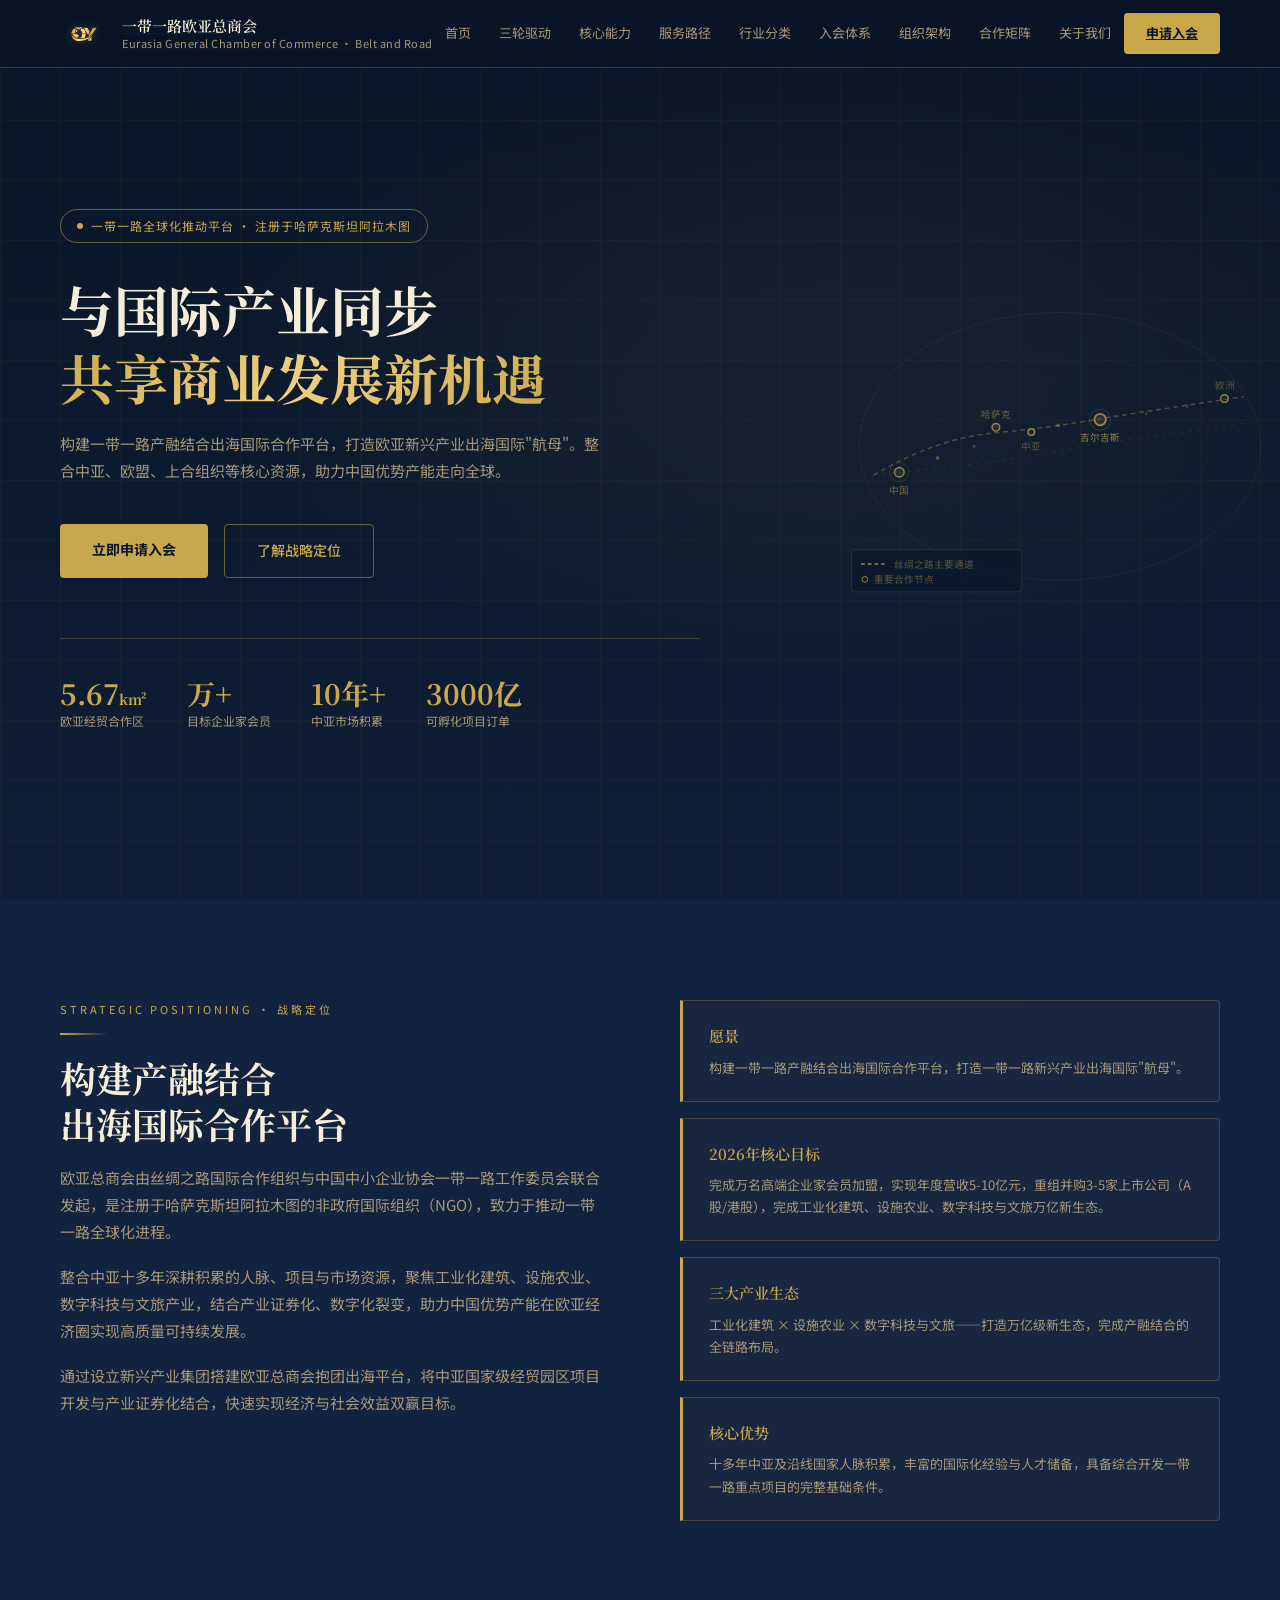
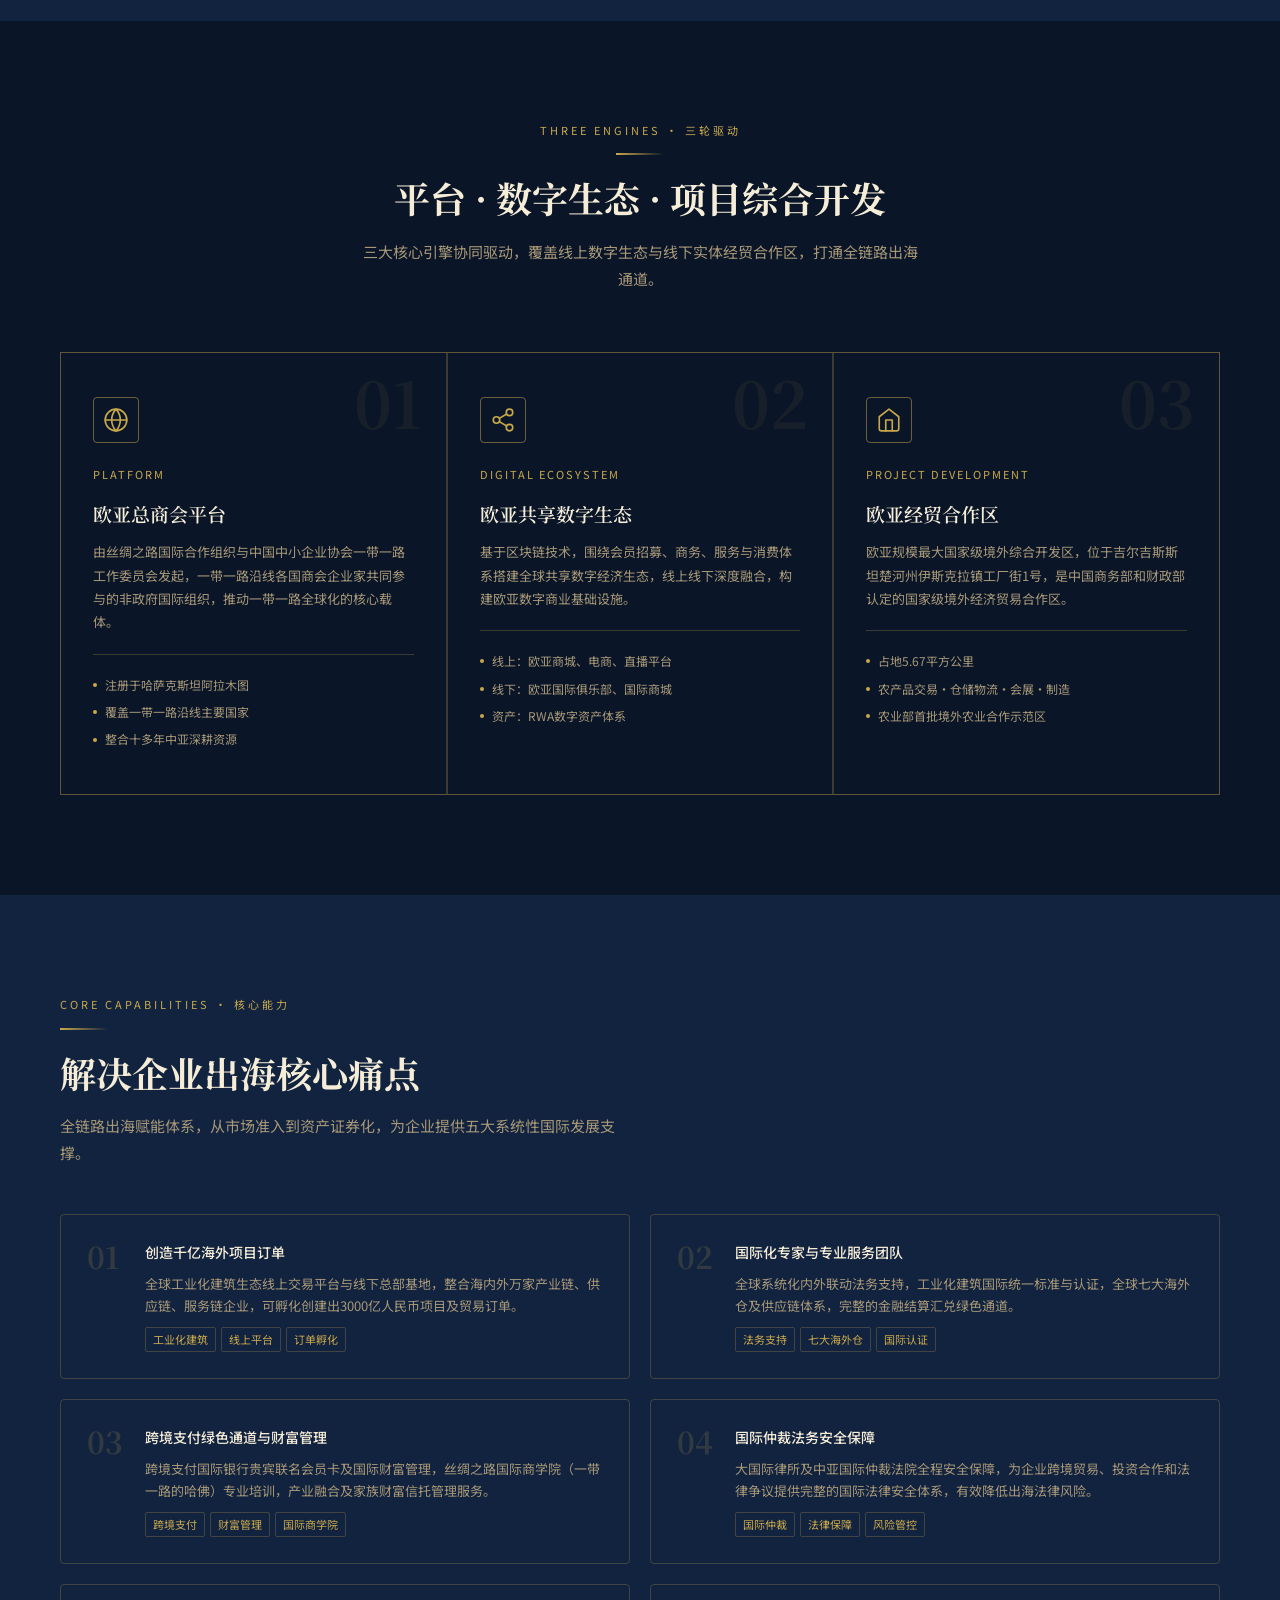
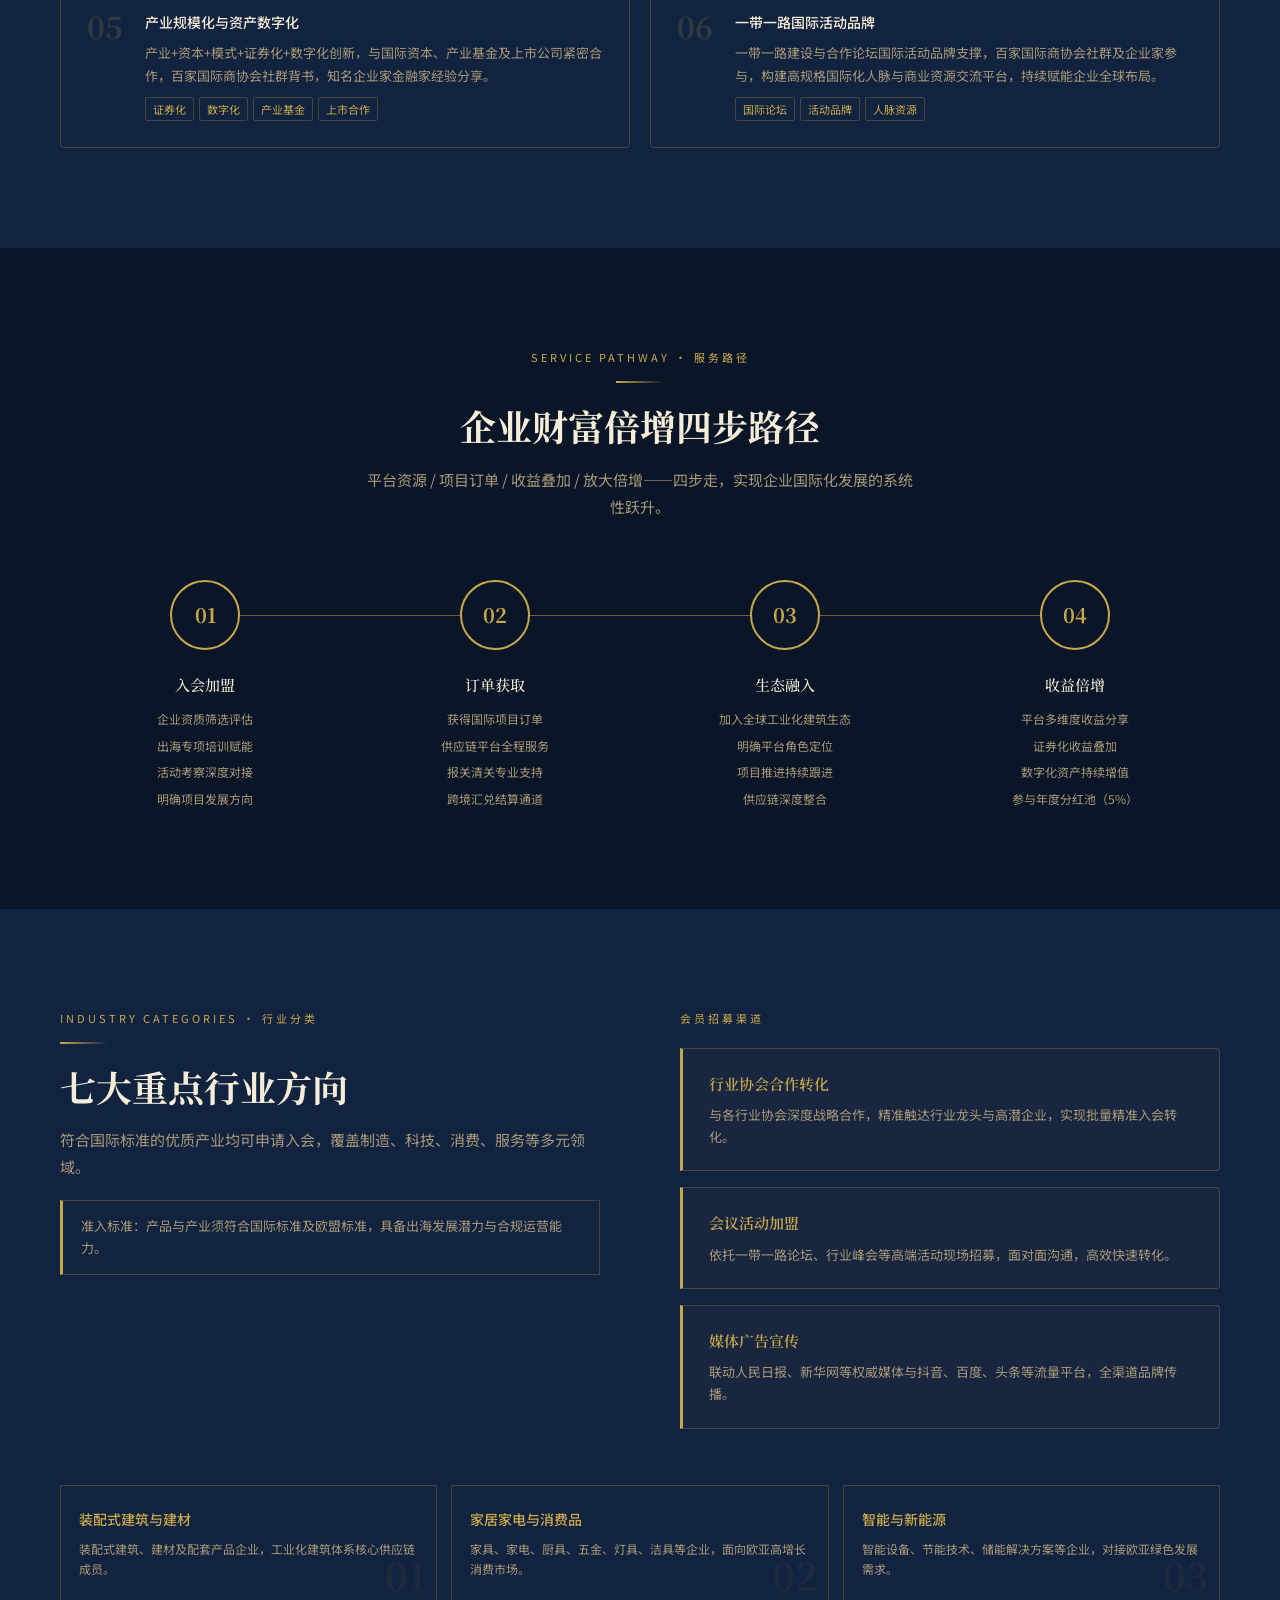
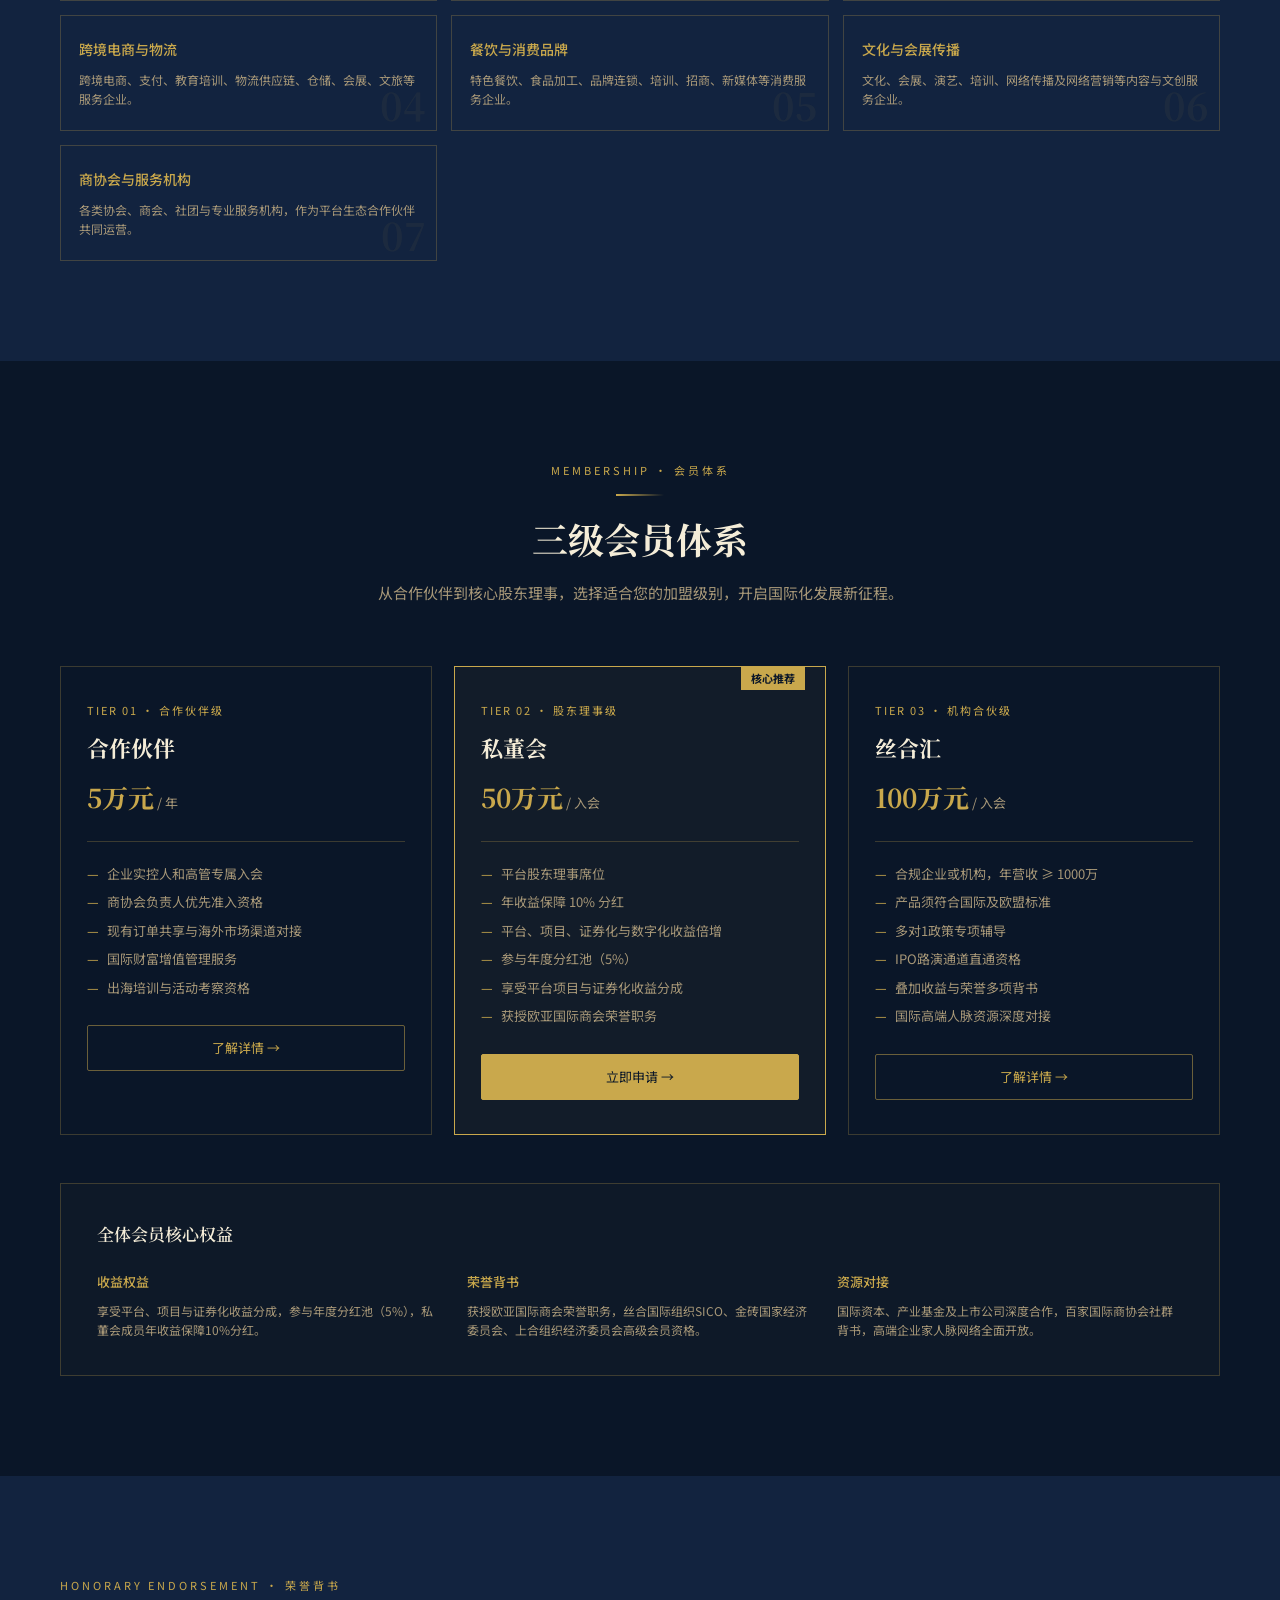
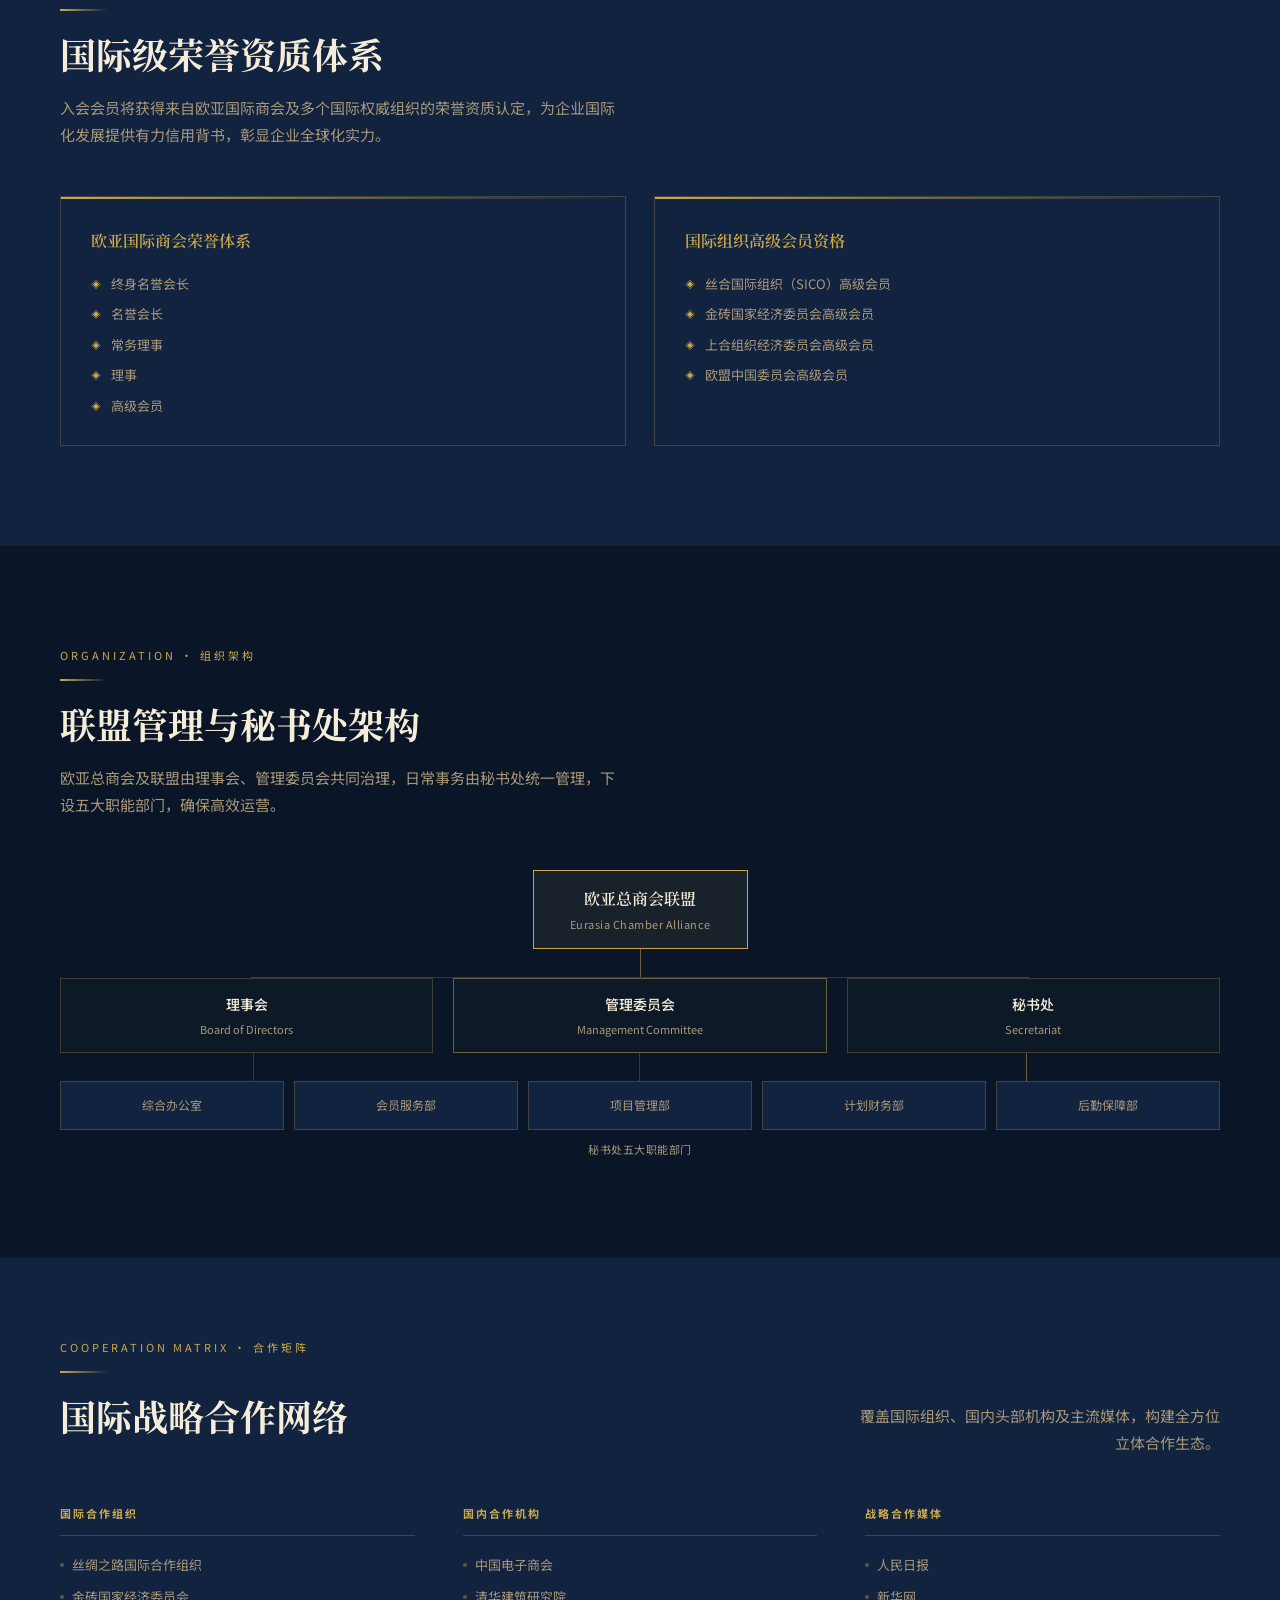
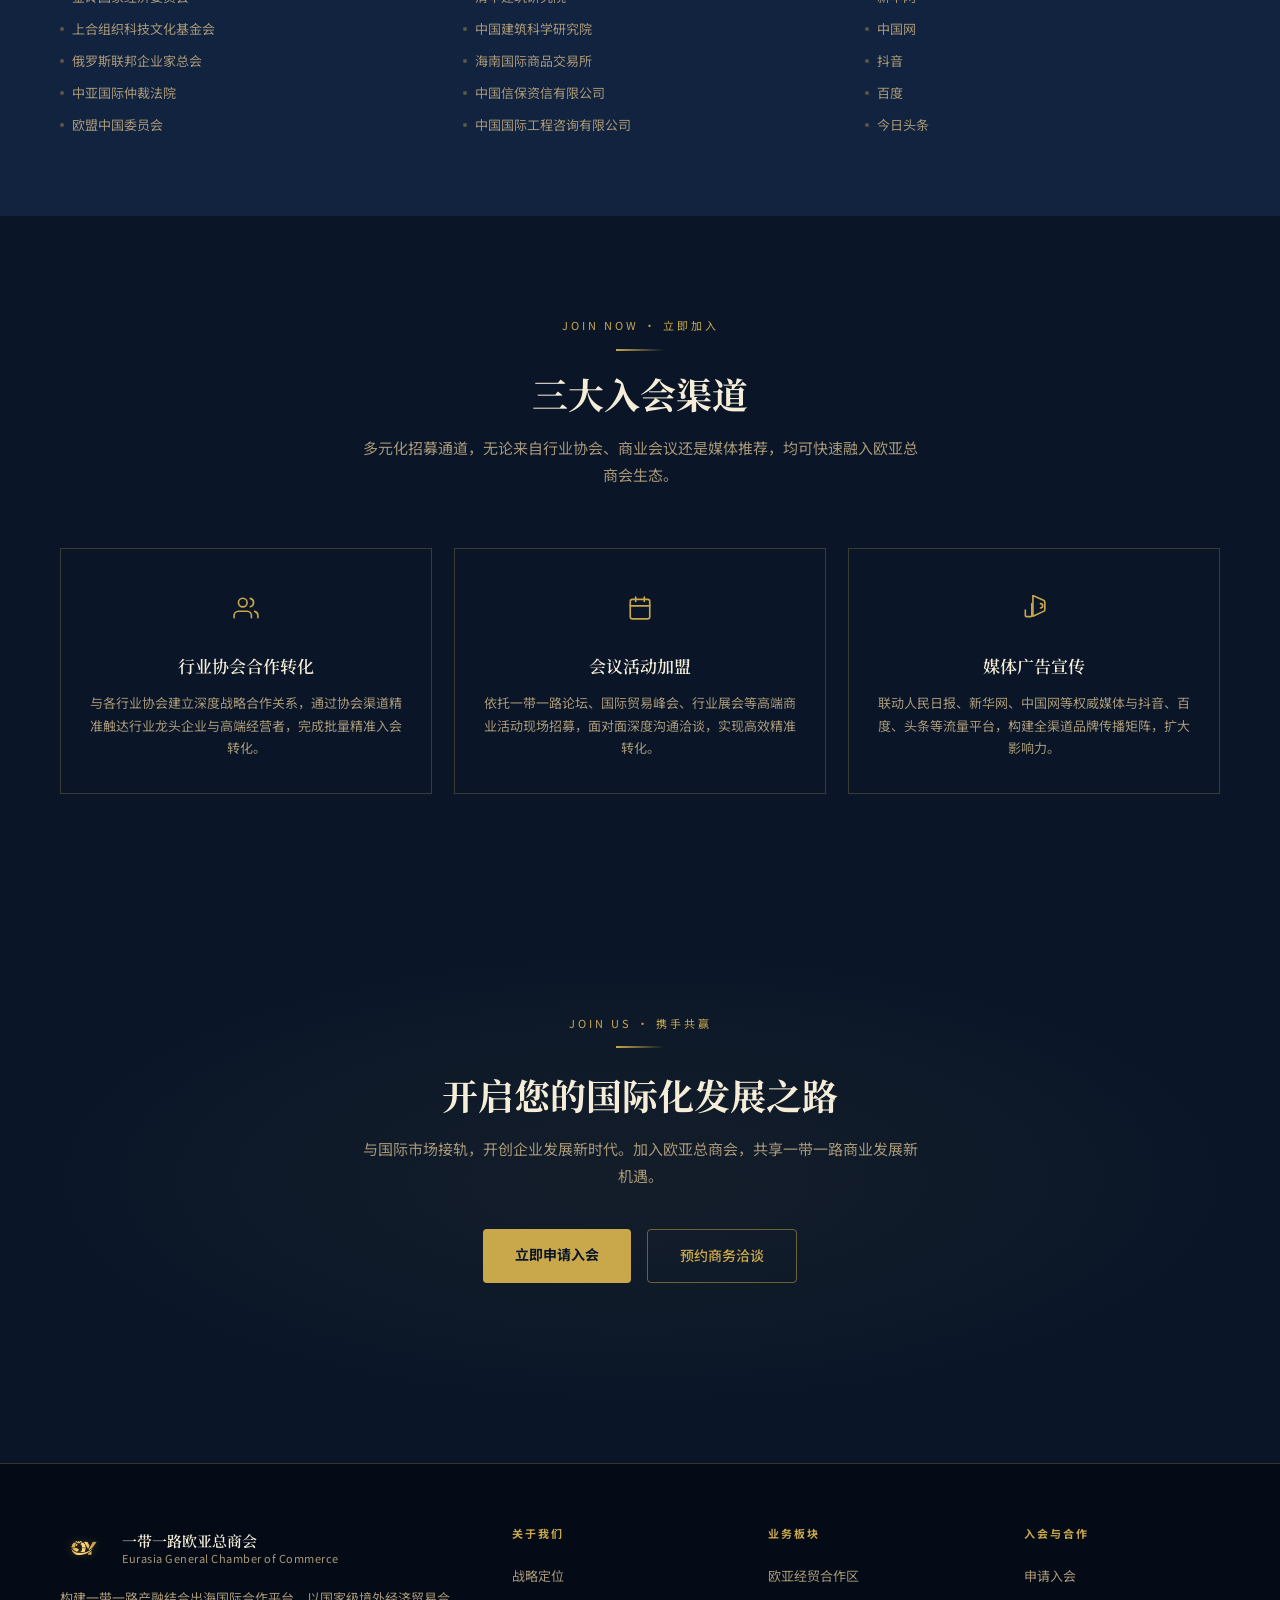
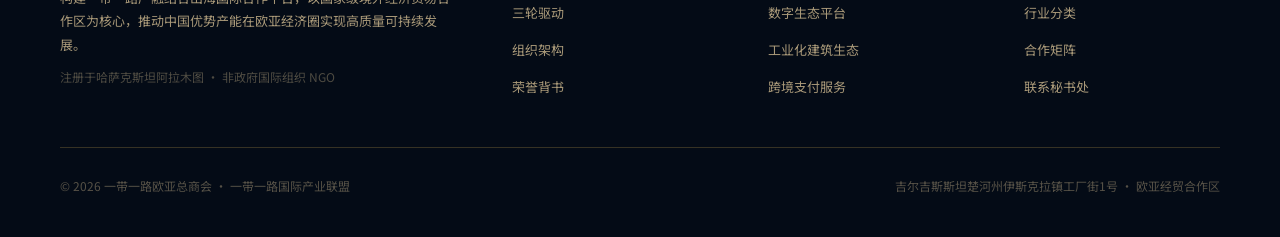
<file: index.html>
<!DOCTYPE html>
<html lang="zh-CN">
<head>
<meta charset="UTF-8">
<meta name="viewport" content="width=device-width, initial-scale=1.0">
<title>一带一路欧亚总商会</title>
<link href="https://fonts.googleapis.com/css2?family=Noto+Serif+SC:wght@400;600;700&family=Noto+Sans+SC:wght@300;400;500;700&display=swap" rel="stylesheet">
<style>
  :root {
    --gold: #C9A84C;
    --gold-light: #E8D5A0;
    --gold-dark: #8B6914;
    --deep: #0A1628;
    --deep-mid: #12233F;
    --text-primary: #F5EDD8;
    --text-muted: #A89878;
    --text-body: #D4C5A0;
    --border: rgba(201,168,76,0.25);
    --border-strong: rgba(201,168,76,0.5);
  }
  * { margin: 0; padding: 0; box-sizing: border-box; }
  html { scroll-behavior: smooth; }
  body { font-family: 'Noto Sans SC', sans-serif; background: var(--deep); color: var(--text-body); line-height: 1.7; overflow-x: hidden; }

  nav {
    position: fixed; top: 0; left: 0; right: 0; z-index: 100;
    background: rgba(10,22,40,0.95); backdrop-filter: blur(12px);
    border-bottom: 1px solid var(--border);
    display: flex; align-items: center; justify-content: space-between;
    padding: 0 60px; height: 68px;
  }
  .nav-logo { display: flex; align-items: center; gap: 14px; }
  .nav-logo-icon { width: 48px; height: 48px; border-radius: 6px; overflow: hidden; display: flex; align-items: center; justify-content: center; flex-shrink: 0; background: transparent; }
  .nav-logo-icon img { width: 48px; height: 48px; object-fit: contain; display: block; filter: brightness(1.2) drop-shadow(0 0 4px rgba(201,168,76,0.3)); }
  .nav-logo-text { font-family: 'Noto Serif SC', serif; font-size: 15px; color: var(--text-primary); font-weight: 600; line-height: 1.4; }
  .nav-logo-text span { display: block; font-size: 11px; color: var(--text-muted); font-weight: 400; font-family: 'Noto Sans SC', sans-serif; letter-spacing: 0.5px; }
  .nav-links { display: flex; gap: 28px; }
  .nav-links a { text-decoration: none; color: var(--text-muted); font-size: 13px; transition: color 0.2s; position: relative; }
  .nav-links a:hover { color: var(--gold); }
  .nav-links a::after { content: ''; position: absolute; bottom: -4px; left: 0; right: 0; height: 1px; background: var(--gold); transform: scaleX(0); transition: transform 0.2s; }
  .nav-links a:hover::after { transform: scaleX(1); }
  .nav-cta { background: var(--gold); color: var(--deep); border: none; padding: 9px 22px; font-size: 13px; font-weight: 700; font-family: 'Noto Sans SC', sans-serif; cursor: pointer; border-radius: 4px; transition: background 0.2s; }
  .nav-cta:hover { background: var(--gold-light); }

  .hero { min-height: 100vh; display: flex; align-items: center; position: relative; overflow: hidden; padding: 120px 60px 80px; }
  .hero-bg { position: absolute; inset: 0; background: radial-gradient(ellipse 80% 60% at 65% 40%, rgba(201,168,76,0.06) 0%, transparent 60%), linear-gradient(180deg, #0A1628 0%, #0E1E36 100%); }
  .hero-grid { position: absolute; inset: 0; opacity: 0.04; background-image: linear-gradient(rgba(201,168,76,1) 1px, transparent 1px), linear-gradient(90deg, rgba(201,168,76,1) 1px, transparent 1px); background-size: 60px 60px; }
  .hero-inner { position: relative; z-index: 1; max-width: 1200px; margin: 0 auto; width: 100%; }
  .hero-content { max-width: 640px; }
  .hero-badge { display: inline-flex; align-items: center; gap: 8px; border: 1px solid var(--border-strong); padding: 6px 16px; border-radius: 20px; font-size: 12px; color: var(--gold); letter-spacing: 1px; margin-bottom: 32px; }
  .hero-badge span { width: 6px; height: 6px; border-radius: 50%; background: var(--gold); animation: pulse 2s infinite; }
  @keyframes pulse { 0%,100%{opacity:1} 50%{opacity:0.3} }
  .hero-title { font-family: 'Noto Serif SC', serif; font-size: clamp(34px, 4.5vw, 54px); font-weight: 700; color: var(--text-primary); line-height: 1.25; margin-bottom: 20px; }
  .hero-title em { font-style: normal; background: linear-gradient(135deg, var(--gold) 0%, #F0D080 50%, var(--gold) 100%); -webkit-background-clip: text; -webkit-text-fill-color: transparent; background-clip: text; }
  .hero-sub { font-size: 15px; color: var(--text-muted); line-height: 1.8; margin-bottom: 40px; max-width: 540px; }
  .hero-actions { display: flex; gap: 16px; flex-wrap: wrap; margin-bottom: 60px; }
  .btn-primary { background: var(--gold); color: var(--deep); border: none; padding: 14px 32px; font-size: 14px; font-weight: 700; font-family: 'Noto Sans SC', sans-serif; cursor: pointer; border-radius: 4px; transition: all 0.2s; }
  .btn-primary:hover { background: var(--gold-light); transform: translateY(-1px); }
  .btn-outline { background: transparent; color: var(--gold); border: 1px solid var(--border-strong); padding: 14px 32px; font-size: 14px; font-weight: 500; font-family: 'Noto Sans SC', sans-serif; cursor: pointer; border-radius: 4px; transition: all 0.2s; }
  .btn-outline:hover { background: rgba(201,168,76,0.08); }
  .hero-stats { display: flex; gap: 40px; padding-top: 40px; border-top: 1px solid var(--border); flex-wrap: wrap; }
  .stat-num { font-family: 'Noto Serif SC', serif; font-size: 28px; font-weight: 700; color: var(--gold); line-height: 1; }
  .stat-label { font-size: 12px; color: var(--text-muted); margin-top: 4px; }
  .hero-visual { position: absolute; right: calc(50% - 600px - 40px); top: 50%; transform: translateY(-50%); z-index: 1; opacity: 0.75; }

  section { padding: 100px 60px; }
  .inner { max-width: 1200px; margin: 0 auto; }
  .section-label { font-size: 11px; letter-spacing: 3px; color: var(--gold); text-transform: uppercase; margin-bottom: 14px; }
  .section-title { font-family: 'Noto Serif SC', serif; font-size: clamp(24px, 3vw, 36px); font-weight: 700; color: var(--text-primary); line-height: 1.3; margin-bottom: 16px; }
  .section-desc { font-size: 15px; color: var(--text-muted); max-width: 560px; line-height: 1.8; }
  .divider { width: 48px; height: 2px; background: linear-gradient(90deg, var(--gold), transparent); margin-bottom: 20px; }

  .about { background: var(--deep-mid); }
  .two-col { display: grid; grid-template-columns: 1fr 1fr; gap: 80px; align-items: start; }
  .card-stack { display: flex; flex-direction: column; gap: 16px; }
  .accent-card { border: 1px solid var(--border); border-left: 3px solid var(--gold); padding: 22px 26px; background: rgba(201,168,76,0.03); border-radius: 0 4px 4px 0; transition: background 0.2s; }
  .accent-card:hover { background: rgba(201,168,76,0.06); }
  .accent-card h3 { font-family: 'Noto Serif SC', serif; font-size: 15px; color: var(--gold); margin-bottom: 8px; font-weight: 600; }
  .accent-card p { font-size: 13px; color: var(--text-muted); line-height: 1.7; }

  .pillars { background: var(--deep); }
  .center-header { text-align: center; margin-bottom: 60px; }
  .center-header .divider { margin: 0 auto 20px; }
  .center-header .section-desc { margin: 0 auto; }
  .pillars-grid { display: grid; grid-template-columns: repeat(3,1fr); gap: 2px; background: var(--border); border: 1px solid var(--border); }
  .pillar { background: var(--deep); padding: 44px 32px; position: relative; overflow: hidden; transition: background 0.3s; }
  .pillar:hover { background: rgba(201,168,76,0.04); }
  .pillar-num { font-family: 'Noto Serif SC', serif; font-size: 64px; font-weight: 700; color: rgba(201,168,76,0.07); position: absolute; top: 16px; right: 24px; line-height: 1; pointer-events: none; }
  .pillar-icon { width: 46px; height: 46px; border: 1px solid var(--border-strong); border-radius: 4px; display: flex; align-items: center; justify-content: center; margin-bottom: 22px; font-size: 20px; }
  .pillar h3 { font-family: 'Noto Serif SC', serif; font-size: 19px; font-weight: 600; color: var(--text-primary); margin-bottom: 10px; }
  .pillar-en { font-size: 11px; letter-spacing: 2px; color: var(--gold); text-transform: uppercase; margin-bottom: 14px; }
  .pillar p { font-size: 13px; color: var(--text-muted); line-height: 1.8; }
  .pillar-dots { margin-top: 20px; padding-top: 20px; border-top: 1px solid var(--border); display: flex; flex-direction: column; gap: 7px; }
  .pillar-dots span { font-size: 12px; color: var(--text-muted); display: flex; align-items: center; gap: 8px; }
  .pillar-dots span::before { content: ''; display: block; width: 4px; height: 4px; border-radius: 50%; background: var(--gold); flex-shrink: 0; }

  .highlights { background: var(--deep-mid); }
  .hl-grid { display: grid; grid-template-columns: repeat(2,1fr); gap: 20px; margin-top: 48px; }
  .hl-item { display: flex; gap: 20px; padding: 26px; border: 1px solid var(--border); border-radius: 4px; transition: border-color 0.2s; }
  .hl-item:hover { border-color: var(--border-strong); }
  .hl-num { font-family: 'Noto Serif SC', serif; font-size: 30px; font-weight: 700; color: rgba(201,168,76,0.18); line-height: 1; flex-shrink: 0; width: 38px; }
  .hl-body h4 { font-size: 14px; color: var(--text-primary); font-weight: 500; margin-bottom: 8px; }
  .hl-body p { font-size: 13px; color: var(--text-muted); line-height: 1.7; }
  .hl-tags { display: flex; flex-wrap: wrap; gap: 5px; margin-top: 10px; }
  .hl-tag { font-size: 11px; color: var(--gold); border: 1px solid var(--border); padding: 2px 7px; border-radius: 2px; }

  .service-path { background: var(--deep); }
  .path-steps { display: grid; grid-template-columns: repeat(4,1fr); gap: 0; margin-top: 60px; position: relative; }
  .path-steps::before { content: ''; position: absolute; top: 35px; left: 12%; right: 12%; height: 1px; background: var(--border-strong); z-index: 0; }
  .path-step { display: flex; flex-direction: column; align-items: center; text-align: center; padding: 0 20px; position: relative; z-index: 1; }
  .path-num { width: 70px; height: 70px; border-radius: 50%; border: 2px solid var(--gold); background: var(--deep); display: flex; align-items: center; justify-content: center; font-family: 'Noto Serif SC', serif; font-size: 20px; font-weight: 700; color: var(--gold); margin-bottom: 22px; }
  .path-step h4 { font-size: 15px; color: var(--text-primary); font-weight: 500; margin-bottom: 12px; font-family: 'Noto Serif SC', serif; }
  .path-step ul { list-style: none; display: flex; flex-direction: column; gap: 6px; }
  .path-step ul li { font-size: 12px; color: var(--text-muted); }

  .industry { background: var(--deep-mid); }
  .industry-top { display: grid; grid-template-columns: 1fr 1fr; gap: 80px; align-items: start; margin-bottom: 56px; }
  .industry-note { font-size: 13px; color: var(--text-muted); border: 1px solid var(--border); border-left: 3px solid var(--gold); padding: 14px 18px; margin-top: 20px; line-height: 1.7; }
  .industry-grid { display: grid; grid-template-columns: repeat(3,1fr); gap: 14px; }
  .industry-item { border: 1px solid var(--border); padding: 22px 18px; transition: all 0.2s; position: relative; overflow: hidden; }
  .industry-item:hover { border-color: var(--border-strong); background: rgba(201,168,76,0.03); }
  .industry-item::before { content: attr(data-num); position: absolute; bottom: 6px; right: 10px; font-family: 'Noto Serif SC', serif; font-size: 38px; font-weight: 700; color: rgba(201,168,76,0.06); line-height: 1; pointer-events: none; }
  .industry-item h4 { font-size: 14px; color: var(--gold); font-weight: 500; margin-bottom: 8px; }
  .industry-item p { font-size: 12px; color: var(--text-muted); line-height: 1.6; }

  .membership { background: var(--deep); }
  .mem-grid { display: grid; grid-template-columns: repeat(3,1fr); gap: 22px; margin-top: 48px; }
  .mem-card { border: 1px solid var(--border); padding: 34px 26px; position: relative; transition: all 0.2s; }
  .mem-card:hover { border-color: var(--border-strong); transform: translateY(-2px); }
  .mem-card.featured { border-color: var(--gold); background: rgba(201,168,76,0.04); }
  .mem-badge { display: inline-block; background: var(--gold); color: var(--deep); font-size: 11px; font-weight: 700; padding: 3px 10px; position: absolute; top: -1px; right: 20px; }
  .mem-tier { font-size: 11px; letter-spacing: 2px; color: var(--gold); margin-bottom: 10px; }
  .mem-name { font-family: 'Noto Serif SC', serif; font-size: 22px; font-weight: 700; color: var(--text-primary); margin-bottom: 8px; }
  .mem-price { font-family: 'Noto Serif SC', serif; font-size: 26px; font-weight: 700; color: var(--gold); margin-bottom: 22px; }
  .mem-price span { font-size: 13px; font-family: 'Noto Sans SC',sans-serif; color: var(--text-muted); font-weight: 400; }
  .mem-divider { height: 1px; background: var(--border); margin-bottom: 22px; }
  .mem-features { list-style: none; display: flex; flex-direction: column; gap: 9px; margin-bottom: 28px; }
  .mem-features li { font-size: 13px; color: var(--text-muted); display: flex; align-items: flex-start; gap: 8px; line-height: 1.5; }
  .mem-features li::before { content: '—'; color: var(--gold); flex-shrink: 0; }
  .mem-btn { width: 100%; padding: 11px; background: transparent; border: 1px solid var(--border-strong); color: var(--gold); font-size: 13px; font-family: 'Noto Sans SC', sans-serif; cursor: pointer; border-radius: 2px; transition: all 0.2s; }
  .mem-btn:hover, .mem-card.featured .mem-btn { background: var(--gold); color: var(--deep); border-color: var(--gold); }
  .mem-rights { margin-top: 48px; padding: 36px; border: 1px solid var(--border); background: rgba(201,168,76,0.02); }
  .mem-rights h3 { font-family: 'Noto Serif SC', serif; font-size: 17px; color: var(--text-primary); margin-bottom: 22px; font-weight: 600; }
  .rights-grid { display: grid; grid-template-columns: repeat(3,1fr); gap: 24px; }
  .rights-item h5 { font-size: 13px; color: var(--gold); margin-bottom: 8px; font-weight: 500; }
  .rights-item p { font-size: 12px; color: var(--text-muted); line-height: 1.6; }

  .honor { background: var(--deep-mid); }
  .honor-grid { display: grid; grid-template-columns: 1fr 1fr; gap: 28px; margin-top: 48px; }
  .honor-card { border: 1px solid var(--border); padding: 30px; position: relative; overflow: hidden; }
  .honor-card::after { content: ''; position: absolute; top: 0; left: 0; right: 0; height: 2px; background: linear-gradient(90deg, var(--gold), transparent); }
  .honor-card h3 { font-family: 'Noto Serif SC', serif; font-size: 16px; color: var(--gold); margin-bottom: 20px; font-weight: 600; }
  .honor-list { list-style: none; display: flex; flex-direction: column; gap: 11px; }
  .honor-list li { font-size: 13px; color: var(--text-muted); display: flex; gap: 10px; align-items: flex-start; line-height: 1.5; }
  .honor-list li::before { content: '◈'; color: var(--gold); font-size: 10px; flex-shrink: 0; margin-top: 2px; }

  .org { background: var(--deep); }
  .org-chart { margin-top: 52px; }
  .org-top { display: flex; justify-content: center; margin-bottom: 0; }
  .org-box { background: rgba(201,168,76,0.08); border: 1px solid var(--gold); padding: 14px 36px; text-align: center; font-family: 'Noto Serif SC', serif; font-size: 16px; font-weight: 600; color: var(--text-primary); }
  .org-box small { display: block; font-size: 11px; color: var(--text-muted); font-family: 'Noto Sans SC', sans-serif; font-weight: 400; margin-top: 3px; letter-spacing: 0.5px; }
  .vline { width: 1px; height: 28px; background: var(--border-strong); margin: 0 auto; }
  .hline { height: 1px; background: var(--border); margin: 0 16.5%; }
  .org-mid { display: grid; grid-template-columns: repeat(3,1fr); gap: 20px; }
  .org-mid-box { border: 1px solid var(--border); padding: 14px 16px; text-align: center; font-size: 14px; color: var(--text-primary); font-weight: 500; background: rgba(201,168,76,0.02); }
  .org-mid-box small { display: block; font-size: 11px; color: var(--text-muted); margin-top: 3px; font-weight: 400; }
  .org-connector { display: grid; grid-template-columns: repeat(3,1fr); }
  .org-connector-item { display: flex; justify-content: center; }
  .org-sub-wrap { margin-top: 0; }
  .org-sub { display: grid; grid-template-columns: repeat(5,1fr); gap: 10px; }
  .org-sub-box { border: 1px solid var(--border); padding: 13px 8px; text-align: center; font-size: 12px; color: var(--text-muted); background: var(--deep-mid); transition: all 0.2s; }
  .org-sub-box:hover { color: var(--gold); border-color: var(--border-strong); }
  .org-sub-caption { font-size: 11px; color: var(--text-muted); text-align: center; margin-top: 10px; letter-spacing: 0.5px; }

  .partners { background: var(--deep-mid); padding: 80px 60px; }
  .partners-header { display: flex; justify-content: space-between; align-items: flex-end; margin-bottom: 48px; }
  .partner-groups { display: grid; grid-template-columns: repeat(3,1fr); gap: 48px; }
  .partner-group h4 { font-size: 11px; letter-spacing: 2px; color: var(--gold); text-transform: uppercase; margin-bottom: 18px; padding-bottom: 12px; border-bottom: 1px solid var(--border); }
  .partner-list { list-style: none; display: flex; flex-direction: column; gap: 10px; }
  .partner-list li { font-size: 13px; color: var(--text-muted); display: flex; align-items: center; gap: 8px; }
  .partner-list li::before { content: ''; display: block; width: 4px; height: 4px; background: rgba(201,168,76,0.4); border-radius: 50%; flex-shrink: 0; }

  .recruit { background: var(--deep); }
  .recruit-grid { display: grid; grid-template-columns: repeat(3,1fr); gap: 22px; margin-top: 48px; }
  .recruit-card { border: 1px solid var(--border); padding: 34px 26px; text-align: center; transition: all 0.2s; }
  .recruit-card:hover { border-color: var(--border-strong); background: rgba(201,168,76,0.03); }
  .recruit-icon { font-size: 30px; margin-bottom: 18px; display: block; }
  .recruit-card h3 { font-family: 'Noto Serif SC', serif; font-size: 17px; color: var(--text-primary); margin-bottom: 12px; font-weight: 600; }
  .recruit-card p { font-size: 13px; color: var(--text-muted); line-height: 1.7; }

  .cta-section { background: var(--deep); padding: 120px 60px; text-align: center; position: relative; overflow: hidden; }
  .cta-section::before { content: ''; position: absolute; inset: 0; background: radial-gradient(ellipse 70% 60% at 50% 50%, rgba(201,168,76,0.05) 0%, transparent 70%); pointer-events: none; }

  footer { background: rgba(5,12,22,0.98); padding: 60px 60px 40px; border-top: 1px solid var(--border); }
  .footer-grid { display: grid; grid-template-columns: 2fr 1fr 1fr 1fr; gap: 60px; max-width: 1200px; margin: 0 auto 48px; }
  .footer-brand p { font-size: 13px; color: var(--text-muted); margin-top: 14px; line-height: 1.8; }
  .footer-col h5 { font-size: 11px; letter-spacing: 2px; color: var(--gold); text-transform: uppercase; margin-bottom: 18px; }
  .footer-col ul { list-style: none; display: flex; flex-direction: column; gap: 10px; }
  .footer-col ul li a { text-decoration: none; font-size: 13px; color: var(--text-muted); transition: color 0.2s; }
  .footer-col ul li a:hover { color: var(--gold); }
  .footer-bottom { max-width: 1200px; margin: 0 auto; display: flex; justify-content: space-between; align-items: center; padding-top: 28px; border-top: 1px solid var(--border); font-size: 12px; color: rgba(168,152,120,0.5); }

  .reveal { opacity: 0; transform: translateY(22px); transition: opacity 0.65s ease, transform 0.65s ease; }
  .reveal.in { opacity: 1; transform: none; }
</style>
<link rel="stylesheet" href="mobile.css">
</head>
<body>

<nav>
  <a class="nav-logo" href="index.html">
    <div class="nav-logo-icon"><img src="logo.png" alt="欧亚总商会"></div>
    <div class="nav-logo-text">
      一带一路欧亚总商会
      <span>Eurasia General Chamber of Commerce · Belt and Road</span>
    </div>
  </a>
  <div class="nav-links">
    <a href="index.html" class="active">首页</a>
    <a href="pillars.html">三轮驱动</a>
    <a href="highlights.html">核心能力</a>
    <a href="service.html">服务路径</a>
    <a href="industry.html">行业分类</a>
    <a href="membership.html">入会体系</a>
    <a href="org.html">组织架构</a>
    <a href="partners.html">合作矩阵</a>
    <a href="about.html">关于我们</a>
  </div>
  <a href="apply.html" class="nav-cta">申请入会</a>
<button class="hamburger" id="hamburger" aria-label="菜单">
    <span></span><span></span><span></span>
  </button>
  <div class="nav-mobile-menu" id="mobileMenu">
    <a href="index.html">首页</a>
    <a href="pillars.html">三轮驱动</a>
    <a href="highlights.html">核心能力</a>
    <a href="service.html">服务路径</a>
    <a href="industry.html">行业分类</a>
    <a href="membership.html">入会体系</a>
    <a href="org.html">组织架构</a>
    <a href="partners.html">合作矩阵</a>
    <a href="about.html">关于我们</a>
    <a href="apply.html" class="nav-mobile-cta">申请入会</a>
  </div>
</nav>

<!-- HERO -->
<section class="hero" id="home">
  <div class="hero-bg"></div>
  <div class="hero-grid"></div>
  <div class="hero-inner">
  <div class="hero-content">
    <div class="hero-badge"><span></span>一带一路全球化推动平台 · 注册于哈萨克斯坦阿拉木图</div>
    <h1 class="hero-title">与国际产业同步<br><em>共享商业发展新机遇</em></h1>
    <p class="hero-sub">构建一带一路产融结合出海国际合作平台，打造欧亚新兴产业出海国际"航母"。整合中亚、欧盟、上合组织等核心资源，助力中国优势产能走向全球。</p>
    <div class="hero-actions">
      <a href="apply.html" class="btn-primary" style="text-decoration:none">立即申请入会</a>
      <a href="#about" class="btn-outline" style="text-decoration:none">了解战略定位</a>
    </div>
    <div class="hero-stats">
      <div><div class="stat-num">5.67<small style="font-size:14px">km²</small></div><div class="stat-label">欧亚经贸合作区</div></div>
      <div><div class="stat-num">万+</div><div class="stat-label">目标企业家会员</div></div>
      <div><div class="stat-num">10年+</div><div class="stat-label">中亚市场积累</div></div>
      <div><div class="stat-num">3000亿</div><div class="stat-label">可孵化项目订单</div></div>
    </div>
    </div><!-- end hero-content -->
  </div><!-- end hero-inner -->
  <div class="hero-visual">
    <svg viewBox="0 0 460 340" width="440" height="330" fill="none" xmlns="http://www.w3.org/2000/svg">
      <ellipse cx="230" cy="170" rx="210" ry="140" stroke="rgba(201,168,76,0.12)" stroke-width="1"/>
      <ellipse cx="230" cy="170" rx="155" ry="96" stroke="rgba(201,168,76,0.07)" stroke-width="1" stroke-dasharray="4 6"/>
      <path d="M35,200 Q100,162 160,156 Q225,150 278,140 Q342,130 422,118" stroke="rgba(201,168,76,0.45)" stroke-width="1.5" stroke-dasharray="5 4"/>
      <path d="M35,200 Q100,194 160,186 Q225,176 278,166 Q342,158 422,146" stroke="rgba(201,168,76,0.18)" stroke-width="1" stroke-dasharray="3 6"/>
      <circle cx="62" cy="197" r="5" fill="rgba(201,168,76,0.15)" stroke="#C9A84C" stroke-width="1.5"/>
      <circle cx="62" cy="197" r="10" stroke="rgba(201,168,76,0.2)" stroke-width="1" fill="none"/>
      <text x="62" y="220" font-family="Noto Sans SC,sans-serif" font-size="10" fill="rgba(201,168,76,0.7)" text-anchor="middle">中国</text>
      <circle cx="163" cy="150" r="4" fill="rgba(201,168,76,0.15)" stroke="#C9A84C" stroke-width="1.5"/>
      <text x="163" y="140" font-family="Noto Sans SC,sans-serif" font-size="10" fill="rgba(201,168,76,0.65)" text-anchor="middle">哈萨克</text>
      <circle cx="272" cy="142" r="6" fill="rgba(201,168,76,0.2)" stroke="#C9A84C" stroke-width="2"/>
      <circle cx="272" cy="142" r="11" stroke="rgba(201,168,76,0.28)" stroke-width="1" fill="none"/>
      <text x="272" y="164" font-family="Noto Sans SC,sans-serif" font-size="10" fill="rgba(201,168,76,0.9)" text-anchor="middle">吉尔吉斯</text>
      <circle cx="200" cy="155" r="3.5" fill="rgba(201,168,76,0.12)" stroke="#C9A84C" stroke-width="1.5"/>
      <text x="200" y="174" font-family="Noto Sans SC,sans-serif" font-size="10" fill="rgba(201,168,76,0.55)" text-anchor="middle">中亚</text>
      <circle cx="402" cy="120" r="4" fill="rgba(201,168,76,0.1)" stroke="#C9A84C" stroke-width="1.5"/>
      <text x="402" y="110" font-family="Noto Sans SC,sans-serif" font-size="10" fill="rgba(201,168,76,0.55)" text-anchor="middle">欧洲</text>
      <circle cx="102" cy="182" r="2" fill="rgba(201,168,76,0.55)"/>
      <circle cx="140" cy="170" r="1.5" fill="rgba(201,168,76,0.38)"/>
      <circle cx="228" cy="148" r="2" fill="rgba(201,168,76,0.5)"/>
      <circle cx="320" cy="136" r="1.5" fill="rgba(201,168,76,0.35)"/>
      <circle cx="363" cy="128" r="2" fill="rgba(201,168,76,0.28)"/>
      <rect x="12" y="278" width="178" height="44" rx="3" stroke="rgba(201,168,76,0.2)" stroke-width="1" fill="rgba(10,22,40,0.8)"/>
      <line x1="22" y1="293" x2="48" y2="293" stroke="#C9A84C" stroke-width="1.5" stroke-dasharray="4 3"/>
      <text x="56" y="297" font-family="Noto Sans SC,sans-serif" font-size="10" fill="rgba(201,168,76,0.55)">丝绸之路主要通道</text>
      <circle cx="26" cy="309" r="3" stroke="#C9A84C" stroke-width="1" fill="none"/>
      <text x="36" y="313" font-family="Noto Sans SC,sans-serif" font-size="10" fill="rgba(201,168,76,0.55)">重要合作节点</text>
    </svg>
  </div>
</section>

<!-- ABOUT -->
<section class="about" id="about">
  <div class="inner">
    <div class="two-col reveal">
      <div>
        <div class="section-label">STRATEGIC POSITIONING · 战略定位</div>
        <div class="divider"></div>
        <h2 class="section-title">构建产融结合<br>出海国际合作平台</h2>
        <p class="section-desc" style="margin-bottom:18px">欧亚总商会由丝绸之路国际合作组织与中国中小企业协会一带一路工作委员会联合发起，是注册于哈萨克斯坦阿拉木图的非政府国际组织（NGO），致力于推动一带一路全球化进程。</p>
        <p class="section-desc" style="margin-bottom:18px">整合中亚十多年深耕积累的人脉、项目与市场资源，聚焦工业化建筑、设施农业、数字科技与文旅产业，结合产业证券化、数字化裂变，助力中国优势产能在欧亚经济圈实现高质量可持续发展。</p>
        <p class="section-desc">通过设立新兴产业集团搭建欧亚总商会抱团出海平台，将中亚国家级经贸园区项目开发与产业证券化结合，快速实现经济与社会效益双赢目标。</p>
      </div>
      <div class="card-stack">
        <div class="accent-card">
          <h3>愿景</h3>
          <p>构建一带一路产融结合出海国际合作平台，打造一带一路新兴产业出海国际"航母"。</p>
        </div>
        <div class="accent-card">
          <h3>2026年核心目标</h3>
          <p>完成万名高端企业家会员加盟，实现年度营收5-10亿元，重组并购3-5家上市公司（A股/港股），完成工业化建筑、设施农业、数字科技与文旅万亿新生态。</p>
        </div>
        <div class="accent-card">
          <h3>三大产业生态</h3>
          <p>工业化建筑 × 设施农业 × 数字科技与文旅——打造万亿级新生态，完成产融结合的全链路布局。</p>
        </div>
        <div class="accent-card">
          <h3>核心优势</h3>
          <p>十多年中亚及沿线国家人脉积累，丰富的国际化经验与人才储备，具备综合开发一带一路重点项目的完整基础条件。</p>
        </div>
      </div>
    </div>
  </div>
</section>

<!-- PILLARS -->
<section class="pillars" id="pillars">
  <div class="inner">
    <div class="center-header reveal">
      <div class="section-label">THREE ENGINES · 三轮驱动</div>
      <div class="divider"></div>
      <h2 class="section-title">平台 · 数字生态 · 项目综合开发</h2>
      <p class="section-desc">三大核心引擎协同驱动，覆盖线上数字生态与线下实体经贸合作区，打通全链路出海通道。</p>
    </div>
    <div class="pillars-grid reveal">
      <div class="pillar">
        <div class="pillar-num">01</div>
        <div class="pillar-icon"><svg width="26" height="26" viewBox="0 0 24 24" fill="none" stroke="var(--gold)" stroke-width="1.5" stroke-linecap="round" stroke-linejoin="round" xmlns="http://www.w3.org/2000/svg"><circle cx="12" cy="12" r="10"/><path d="M2 12h20"/><path d="M12 2a15.3 15.3 0 0 1 4 10 15.3 15.3 0 0 1-4 10 15.3 15.3 0 0 1-4-10A15.3 15.3 0 0 1 12 2z"/></svg></div>
        <div class="pillar-en">Platform</div>
        <h3>欧亚总商会平台</h3>
        <p>由丝绸之路国际合作组织与中国中小企业协会一带一路工作委员会发起，一带一路沿线各国商会企业家共同参与的非政府国际组织，推动一带一路全球化的核心载体。</p>
        <div class="pillar-dots">
          <span>注册于哈萨克斯坦阿拉木图</span>
          <span>覆盖一带一路沿线主要国家</span>
          <span>整合十多年中亚深耕资源</span>
        </div>
      </div>
      <div class="pillar">
        <div class="pillar-num">02</div>
        <div class="pillar-icon"><svg width="26" height="26" viewBox="0 0 24 24" fill="none" stroke="var(--gold)" stroke-width="1.5" stroke-linecap="round" stroke-linejoin="round" xmlns="http://www.w3.org/2000/svg"><circle cx="18" cy="5" r="3"/><circle cx="6" cy="12" r="3"/><circle cx="18" cy="19" r="3"/><line x1="8.59" y1="13.51" x2="15.42" y2="17.49"/><line x1="15.41" y1="6.51" x2="8.59" y2="10.49"/></svg></div>
        <div class="pillar-en">Digital Ecosystem</div>
        <h3>欧亚共享数字生态</h3>
        <p>基于区块链技术，围绕会员招募、商务、服务与消费体系搭建全球共享数字经济生态，线上线下深度融合，构建欧亚数字商业基础设施。</p>
        <div class="pillar-dots">
          <span>线上：欧亚商城、电商、直播平台</span>
          <span>线下：欧亚国际俱乐部、国际商城</span>
          <span>资产：RWA数字资产体系</span>
        </div>
      </div>
      <div class="pillar">
        <div class="pillar-num">03</div>
        <div class="pillar-icon"><svg width="26" height="26" viewBox="0 0 24 24" fill="none" stroke="var(--gold)" stroke-width="1.5" stroke-linecap="round" stroke-linejoin="round" xmlns="http://www.w3.org/2000/svg"><path d="M3 9l9-7 9 7v11a2 2 0 0 1-2 2H5a2 2 0 0 1-2-2z"/><polyline points="9 22 9 12 15 12 15 22"/></svg></div>
        <div class="pillar-en">Project Development</div>
        <h3>欧亚经贸合作区</h3>
        <p>欧亚规模最大国家级境外综合开发区，位于吉尔吉斯斯坦楚河州伊斯克拉镇工厂街1号，是中国商务部和财政部认定的国家级境外经济贸易合作区。</p>
        <div class="pillar-dots">
          <span>占地5.67平方公里</span>
          <span>农产品交易·仓储物流·会展·制造</span>
          <span>农业部首批境外农业合作示范区</span>
        </div>
      </div>
    </div>
  </div>
</section>

<!-- HIGHLIGHTS -->
<section class="highlights" id="highlights">
  <div class="inner">
    <div class="reveal">
      <div class="section-label">CORE CAPABILITIES · 核心能力</div>
      <div class="divider"></div>
      <h2 class="section-title">解决企业出海核心痛点</h2>
      <p class="section-desc">全链路出海赋能体系，从市场准入到资产证券化，为企业提供五大系统性国际发展支撑。</p>
    </div>
    <div class="hl-grid reveal">
      <div class="hl-item">
        <div class="hl-num">01</div>
        <div class="hl-body">
          <h4>创造千亿海外项目订单</h4>
          <p>全球工业化建筑生态线上交易平台与线下总部基地，整合海内外万家产业链、供应链、服务链企业，可孵化创建出3000亿人民币项目及贸易订单。</p>
          <div class="hl-tags"><span class="hl-tag">工业化建筑</span><span class="hl-tag">线上平台</span><span class="hl-tag">订单孵化</span></div>
        </div>
      </div>
      <div class="hl-item">
        <div class="hl-num">02</div>
        <div class="hl-body">
          <h4>国际化专家与专业服务团队</h4>
          <p>全球系统化内外联动法务支持，工业化建筑国际统一标准与认证，全球七大海外仓及供应链体系，完整的金融结算汇兑绿色通道。</p>
          <div class="hl-tags"><span class="hl-tag">法务支持</span><span class="hl-tag">七大海外仓</span><span class="hl-tag">国际认证</span></div>
        </div>
      </div>
      <div class="hl-item">
        <div class="hl-num">03</div>
        <div class="hl-body">
          <h4>跨境支付绿色通道与财富管理</h4>
          <p>跨境支付国际银行贵宾联名会员卡及国际财富管理，丝绸之路国际商学院（一带一路的哈佛）专业培训，产业融合及家族财富信托管理服务。</p>
          <div class="hl-tags"><span class="hl-tag">跨境支付</span><span class="hl-tag">财富管理</span><span class="hl-tag">国际商学院</span></div>
        </div>
      </div>
      <div class="hl-item">
        <div class="hl-num">04</div>
        <div class="hl-body">
          <h4>国际仲裁法务安全保障</h4>
          <p>大国际律所及中亚国际仲裁法院全程安全保障，为企业跨境贸易、投资合作和法律争议提供完整的国际法律安全体系，有效降低出海法律风险。</p>
          <div class="hl-tags"><span class="hl-tag">国际仲裁</span><span class="hl-tag">法律保障</span><span class="hl-tag">风险管控</span></div>
        </div>
      </div>
      <div class="hl-item">
        <div class="hl-num">05</div>
        <div class="hl-body">
          <h4>产业规模化与资产数字化</h4>
          <p>产业+资本+模式+证券化+数字化创新，与国际资本、产业基金及上市公司紧密合作，百家国际商协会社群背书，知名企业家金融家经验分享。</p>
          <div class="hl-tags"><span class="hl-tag">证券化</span><span class="hl-tag">数字化</span><span class="hl-tag">产业基金</span><span class="hl-tag">上市合作</span></div>
        </div>
      </div>
      <div class="hl-item">
        <div class="hl-num">06</div>
        <div class="hl-body">
          <h4>一带一路国际活动品牌</h4>
          <p>一带一路建设与合作论坛国际活动品牌支撑，百家国际商协会社群及企业家参与，构建高规格国际化人脉与商业资源交流平台，持续赋能企业全球布局。</p>
          <div class="hl-tags"><span class="hl-tag">国际论坛</span><span class="hl-tag">活动品牌</span><span class="hl-tag">人脉资源</span></div>
        </div>
      </div>
    </div>
  </div>
</section>

<!-- SERVICE PATH -->
<section class="service-path" id="service-path">
  <div class="inner">
    <div class="center-header reveal">
      <div class="section-label">SERVICE PATHWAY · 服务路径</div>
      <div class="divider"></div>
      <h2 class="section-title">企业财富倍增四步路径</h2>
      <p class="section-desc">平台资源 / 项目订单 / 收益叠加 / 放大倍增——四步走，实现企业国际化发展的系统性跃升。</p>
    </div>
    <div class="path-steps reveal">
      <div class="path-step">
        <div class="path-num">01</div>
        <h4>入会加盟</h4>
        <ul>
          <li>企业资质筛选评估</li>
          <li>出海专项培训赋能</li>
          <li>活动考察深度对接</li>
          <li>明确项目发展方向</li>
        </ul>
      </div>
      <div class="path-step">
        <div class="path-num">02</div>
        <h4>订单获取</h4>
        <ul>
          <li>获得国际项目订单</li>
          <li>供应链平台全程服务</li>
          <li>报关清关专业支持</li>
          <li>跨境汇兑结算通道</li>
        </ul>
      </div>
      <div class="path-step">
        <div class="path-num">03</div>
        <h4>生态融入</h4>
        <ul>
          <li>加入全球工业化建筑生态</li>
          <li>明确平台角色定位</li>
          <li>项目推进持续跟进</li>
          <li>供应链深度整合</li>
        </ul>
      </div>
      <div class="path-step">
        <div class="path-num">04</div>
        <h4>收益倍增</h4>
        <ul>
          <li>平台多维度收益分享</li>
          <li>证券化收益叠加</li>
          <li>数字化资产持续增值</li>
          <li>参与年度分红池（5%）</li>
        </ul>
      </div>
    </div>
  </div>
</section>

<!-- INDUSTRY -->
<section class="industry" id="industry">
  <div class="inner">
    <div class="industry-top reveal">
      <div>
        <div class="section-label">INDUSTRY CATEGORIES · 行业分类</div>
        <div class="divider"></div>
        <h2 class="section-title">七大重点行业方向</h2>
        <p class="section-desc">符合国际标准的优质产业均可申请入会，覆盖制造、科技、消费、服务等多元领域。</p>
        <div class="industry-note">准入标准：产品与产业须符合国际标准及欧盟标准，具备出海发展潜力与合规运营能力。</div>
      </div>
      <div>
        <div class="section-label" style="margin-bottom:20px">会员招募渠道</div>
        <div class="card-stack">
          <div class="accent-card">
            <h3>行业协会合作转化</h3>
            <p>与各行业协会深度战略合作，精准触达行业龙头与高潜企业，实现批量精准入会转化。</p>
          </div>
          <div class="accent-card">
            <h3>会议活动加盟</h3>
            <p>依托一带一路论坛、行业峰会等高端活动现场招募，面对面沟通，高效快速转化。</p>
          </div>
          <div class="accent-card">
            <h3>媒体广告宣传</h3>
            <p>联动人民日报、新华网等权威媒体与抖音、百度、头条等流量平台，全渠道品牌传播。</p>
          </div>
        </div>
      </div>
    </div>
    <div class="industry-grid reveal">
      <div class="industry-item" data-num="01">
        <h4>装配式建筑与建材</h4>
        <p>装配式建筑、建材及配套产品企业，工业化建筑体系核心供应链成员。</p>
      </div>
      <div class="industry-item" data-num="02">
        <h4>家居家电与消费品</h4>
        <p>家具、家电、厨具、五金、灯具、洁具等企业，面向欧亚高增长消费市场。</p>
      </div>
      <div class="industry-item" data-num="03">
        <h4>智能与新能源</h4>
        <p>智能设备、节能技术、储能解决方案等企业，对接欧亚绿色发展需求。</p>
      </div>
      <div class="industry-item" data-num="04">
        <h4>跨境电商与物流</h4>
        <p>跨境电商、支付、教育培训、物流供应链、仓储、会展、文旅等服务企业。</p>
      </div>
      <div class="industry-item" data-num="05">
        <h4>餐饮与消费品牌</h4>
        <p>特色餐饮、食品加工、品牌连锁、培训、招商、新媒体等消费服务企业。</p>
      </div>
      <div class="industry-item" data-num="06">
        <h4>文化与会展传播</h4>
        <p>文化、会展、演艺、培训、网络传播及网络营销等内容与文创服务企业。</p>
      </div>
      <div class="industry-item" data-num="07">
        <h4>商协会与服务机构</h4>
        <p>各类协会、商会、社团与专业服务机构，作为平台生态合作伙伴共同运营。</p>
      </div>
    </div>
  </div>
</section>

<!-- MEMBERSHIP -->
<section class="membership" id="membership">
  <div class="inner">
    <div class="center-header reveal">
      <div class="section-label">MEMBERSHIP · 会员体系</div>
      <div class="divider"></div>
      <h2 class="section-title">三级会员体系</h2>
      <p class="section-desc">从合作伙伴到核心股东理事，选择适合您的加盟级别，开启国际化发展新征程。</p>
    </div>
    <div class="mem-grid reveal">
      <div class="mem-card">
        <div class="mem-tier">TIER 01 · 合作伙伴级</div>
        <div class="mem-name">合作伙伴</div>
        <div class="mem-price">5万元<span> / 年</span></div>
        <div class="mem-divider"></div>
        <ul class="mem-features">
          <li>企业实控人和高管专属入会</li>
          <li>商协会负责人优先准入资格</li>
          <li>现有订单共享与海外市场渠道对接</li>
          <li>国际财富增值管理服务</li>
          <li>出海培训与活动考察资格</li>
        </ul>
        <a href="apply.html" class="mem-btn" style="text-decoration:none;display:block;text-align:center">了解详情 →</a>
      </div>
      <div class="mem-card featured">
        <div class="mem-badge">核心推荐</div>
        <div class="mem-tier">TIER 02 · 股东理事级</div>
        <div class="mem-name">私董会</div>
        <div class="mem-price">50万元<span> / 入会</span></div>
        <div class="mem-divider"></div>
        <ul class="mem-features">
          <li>平台股东理事席位</li>
          <li>年收益保障 10% 分红</li>
          <li>平台、项目、证券化与数字化收益倍增</li>
          <li>参与年度分红池（5%）</li>
          <li>享受平台项目与证券化收益分成</li>
          <li>获授欧亚国际商会荣誉职务</li>
        </ul>
        <a href="apply.html" class="mem-btn" style="text-decoration:none;display:block;text-align:center">立即申请 →</a>
      </div>
      <div class="mem-card">
        <div class="mem-tier">TIER 03 · 机构合伙级</div>
        <div class="mem-name">丝合汇</div>
        <div class="mem-price">100万元<span> / 入会</span></div>
        <div class="mem-divider"></div>
        <ul class="mem-features">
          <li>合规企业或机构，年营收 ≥ 1000万</li>
          <li>产品须符合国际及欧盟标准</li>
          <li>多对1政策专项辅导</li>
          <li>IPO路演通道直通资格</li>
          <li>叠加收益与荣誉多项背书</li>
          <li>国际高端人脉资源深度对接</li>
        </ul>
        <a href="apply.html" class="mem-btn" style="text-decoration:none;display:block;text-align:center">了解详情 →</a>
      </div>
    </div>
    <div class="mem-rights reveal">
      <h3>全体会员核心权益</h3>
      <div class="rights-grid">
        <div class="rights-item">
          <h5>收益权益</h5>
          <p>享受平台、项目与证券化收益分成，参与年度分红池（5%），私董会成员年收益保障10%分红。</p>
        </div>
        <div class="rights-item">
          <h5>荣誉背书</h5>
          <p>获授欧亚国际商会荣誉职务，丝合国际组织SICO、金砖国家经济委员会、上合组织经济委员会高级会员资格。</p>
        </div>
        <div class="rights-item">
          <h5>资源对接</h5>
          <p>国际资本、产业基金及上市公司深度合作，百家国际商协会社群背书，高端企业家人脉网络全面开放。</p>
        </div>
      </div>
    </div>
  </div>
</section>

<!-- HONOR -->
<section class="honor" id="honor">
  <div class="inner">
    <div class="reveal">
      <div class="section-label">HONORARY ENDORSEMENT · 荣誉背书</div>
      <div class="divider"></div>
      <h2 class="section-title">国际级荣誉资质体系</h2>
      <p class="section-desc">入会会员将获得来自欧亚国际商会及多个国际权威组织的荣誉资质认定，为企业国际化发展提供有力信用背书，彰显企业全球化实力。</p>
    </div>
    <div class="honor-grid reveal">
      <div class="honor-card">
        <h3>欧亚国际商会荣誉体系</h3>
        <ul class="honor-list">
          <li>终身名誉会长</li>
          <li>名誉会长</li>
          <li>常务理事</li>
          <li>理事</li>
          <li>高级会员</li>
        </ul>
      </div>
      <div class="honor-card">
        <h3>国际组织高级会员资格</h3>
        <ul class="honor-list">
          <li>丝合国际组织（SICO）高级会员</li>
          <li>金砖国家经济委员会高级会员</li>
          <li>上合组织经济委员会高级会员</li>
          <li>欧盟中国委员会高级会员</li>
        </ul>
      </div>
    </div>
  </div>
</section>

<!-- ORG -->
<section class="org" id="org">
  <div class="inner">
    <div class="reveal">
      <div class="section-label">ORGANIZATION · 组织架构</div>
      <div class="divider"></div>
      <h2 class="section-title">联盟管理与秘书处架构</h2>
      <p class="section-desc">欧亚总商会及联盟由理事会、管理委员会共同治理，日常事务由秘书处统一管理，下设五大职能部门，确保高效运营。</p>
    </div>
    <div class="org-chart reveal">
      <div class="org-top">
        <div class="org-box">欧亚总商会联盟<small>Eurasia Chamber Alliance</small></div>
      </div>
      <div class="vline"></div>
      <div class="hline"></div>
      <div class="org-mid">
        <div class="org-mid-box">理事会<small>Board of Directors</small></div>
        <div class="org-mid-box" style="border-color:var(--border-strong)">管理委员会<small>Management Committee</small></div>
        <div class="org-mid-box">秘书处<small>Secretariat</small></div>
      </div>
      <div class="org-connector" style="margin:0 0 0">
        <div class="org-connector-item"><div class="vline" style="background:var(--border)"></div></div>
        <div class="org-connector-item"><div class="vline" style="background:var(--border)"></div></div>
        <div class="org-connector-item"><div class="vline" style="background:var(--border-strong)"></div></div>
      </div>
      <div class="org-sub-wrap">
        <div class="org-sub">
          <div class="org-sub-box">综合办公室</div>
          <div class="org-sub-box">会员服务部</div>
          <div class="org-sub-box">项目管理部</div>
          <div class="org-sub-box">计划财务部</div>
          <div class="org-sub-box">后勤保障部</div>
        </div>
        <p class="org-sub-caption">秘书处五大职能部门</p>
      </div>
    </div>
  </div>
</section>

<!-- PARTNERS -->
<section class="partners" id="partners">
  <div class="inner">
    <div class="partners-header reveal">
      <div>
        <div class="section-label">COOPERATION MATRIX · 合作矩阵</div>
        <div class="divider"></div>
        <h2 class="section-title">国际战略合作网络</h2>
      </div>
      <p class="section-desc" style="max-width:360px; text-align:right">覆盖国际组织、国内头部机构及主流媒体，构建全方位立体合作生态。</p>
    </div>
    <div class="partner-groups reveal">
      <div class="partner-group">
        <h4>国际合作组织</h4>
        <ul class="partner-list">
          <li>丝绸之路国际合作组织</li>
          <li>金砖国家经济委员会</li>
          <li>上合组织科技文化基金会</li>
          <li>俄罗斯联邦企业家总会</li>
          <li>中亚国际仲裁法院</li>
          <li>欧盟中国委员会</li>
        </ul>
      </div>
      <div class="partner-group">
        <h4>国内合作机构</h4>
        <ul class="partner-list">
          <li>中国电子商会</li>
          <li>清华建筑研究院</li>
          <li>中国建筑科学研究院</li>
          <li>海南国际商品交易所</li>
          <li>中国信保资信有限公司</li>
          <li>中国国际工程咨询有限公司</li>
        </ul>
      </div>
      <div class="partner-group">
        <h4>战略合作媒体</h4>
        <ul class="partner-list">
          <li>人民日报</li>
          <li>新华网</li>
          <li>中国网</li>
          <li>抖音</li>
          <li>百度</li>
          <li>今日头条</li>
        </ul>
      </div>
    </div>
  </div>
</section>

<!-- RECRUIT -->
<section class="recruit" id="recruit">
  <div class="inner">
    <div class="center-header reveal">
      <div class="section-label">JOIN NOW · 立即加入</div>
      <div class="divider"></div>
      <h2 class="section-title">三大入会渠道</h2>
      <p class="section-desc">多元化招募通道，无论来自行业协会、商业会议还是媒体推荐，均可快速融入欧亚总商会生态。</p>
    </div>
    <div class="recruit-grid reveal">
      <div class="recruit-card">
        <span class="recruit-icon"><svg width="26" height="26" viewBox="0 0 24 24" fill="none" stroke="var(--gold)" stroke-width="1.5" stroke-linecap="round" stroke-linejoin="round" xmlns="http://www.w3.org/2000/svg"><path d="M17 21v-2a4 4 0 0 0-4-4H5a4 4 0 0 0-4 4v2"/><circle cx="9" cy="7" r="4"/><path d="M23 21v-2a4 4 0 0 0-3-3.87"/><path d="M16 3.13a4 4 0 0 1 0 7.75"/></svg></span>
        <h3>行业协会合作转化</h3>
        <p>与各行业协会建立深度战略合作关系，通过协会渠道精准触达行业龙头企业与高端经营者，完成批量精准入会转化。</p>
      </div>
      <div class="recruit-card">
        <span class="recruit-icon"><svg width="26" height="26" viewBox="0 0 24 24" fill="none" stroke="var(--gold)" stroke-width="1.5" stroke-linecap="round" stroke-linejoin="round" xmlns="http://www.w3.org/2000/svg"><rect x="3" y="4" width="18" height="18" rx="2" ry="2"/><line x1="16" y1="2" x2="16" y2="6"/><line x1="8" y1="2" x2="8" y2="6"/><line x1="3" y1="10" x2="21" y2="10"/></svg></span>
        <h3>会议活动加盟</h3>
        <p>依托一带一路论坛、国际贸易峰会、行业展会等高端商业活动现场招募，面对面深度沟通洽谈，实现高效精准转化。</p>
      </div>
      <div class="recruit-card">
        <span class="recruit-icon"><svg width="26" height="26" viewBox="0 0 24 24" fill="none" stroke="var(--gold)" stroke-width="1.5" stroke-linecap="round" stroke-linejoin="round" xmlns="http://www.w3.org/2000/svg"><path d="M18 8a2 2 0 0 1 0 4"/><path d="M10 8v11a1 1 0 0 1-1 1H5a1 1 0 0 1-1-1v-5"/><path d="M22 6.72v6.56a2 2 0 0 1-1.17 1.83l-9.83 4.4V.5l9.83 4.4A2 2 0 0 1 22 6.72z"/></svg></span>
        <h3>媒体广告宣传</h3>
        <p>联动人民日报、新华网、中国网等权威媒体与抖音、百度、头条等流量平台，构建全渠道品牌传播矩阵，扩大影响力。</p>
      </div>
    </div>
  </div>
</section>

<!-- CTA -->
<section class="cta-section">
  <div class="reveal" style="position:relative;z-index:1">
    <div class="section-label" style="text-align:center">JOIN US · 携手共赢</div>
    <div class="divider" style="margin: 0 auto 24px;"></div>
    <h2 class="section-title" style="text-align:center; max-width:600px; margin: 0 auto 16px;">开启您的国际化发展之路</h2>
    <p class="section-desc" style="text-align:center; margin: 0 auto 40px;">与国际市场接轨，开创企业发展新时代。加入欧亚总商会，共享一带一路商业发展新机遇。</p>
    <div class="hero-actions" style="justify-content:center">
      <a href="apply.html" class="btn-primary" style="text-decoration:none">立即申请入会</a>
      <a href="apply.html" class="btn-outline" style="text-decoration:none">预约商务洽谈</a>
    </div>
  </div>
</section>

<!-- FOOTER -->
<footer>
  <div class="footer-grid">
    <div class="footer-brand">
      <div class="nav-logo" style="text-decoration:none">
        <div class="nav-logo-icon"><img src="logo.png" alt="欧亚总商会"></div>
        <div class="nav-logo-text">一带一路欧亚总商会<span>Eurasia General Chamber of Commerce</span></div>
      </div>
      <p>构建一带一路产融结合出海国际合作平台，以国家级境外经济贸易合作区为核心，推动中国优势产能在欧亚经济圈实现高质量可持续发展。</p>
      <p style="margin-top:10px; font-size:12px; color:rgba(168,152,120,0.45)">注册于哈萨克斯坦阿拉木图 · 非政府国际组织 NGO</p>
    </div>
    <div class="footer-col">
      <h5>关于我们</h5>
      <ul>
        <li><a href="about.html">战略定位</a></li>
        <li><a href="pillars.html">三轮驱动</a></li>
        <li><a href="org.html">组织架构</a></li>
        <li><a href="about.html#honor">荣誉背书</a></li>
      </ul>
    </div>
    <div class="footer-col">
      <h5>业务板块</h5>
      <ul>
        <li><a href="pillars.html">欧亚经贸合作区</a></li>
        <li><a href="pillars.html">数字生态平台</a></li>
        <li><a href="highlights.html">工业化建筑生态</a></li>
        <li><a href="highlights.html">跨境支付服务</a></li>
      </ul>
    </div>
    <div class="footer-col">
      <h5>入会与合作</h5>
      <ul>
        <li><a href="membership.html">申请入会</a></li>
        <li><a href="industry.html">行业分类</a></li>
        <li><a href="partners.html">合作矩阵</a></li>
        <li><a href="membership.html#recruit">联系秘书处</a></li>
      </ul>
    </div>
  </div>
  <div class="footer-bottom">
    <span>© 2026 一带一路欧亚总商会 · 一带一路国际产业联盟</span>
    <span>吉尔吉斯斯坦楚河州伊斯克拉镇工厂街1号 · 欧亚经贸合作区</span>
  </div>
</footer>

<script>
  const io = new IntersectionObserver((entries) => {
    entries.forEach((e, i) => {
      if (e.isIntersecting) {
        setTimeout(() => e.target.classList.add('in'), i * 60);
        io.unobserve(e.target);
      }
    });
  }, { threshold: 0.07 });
  document.querySelectorAll('.reveal').forEach(el => io.observe(el));
</script>
<script>
(function(){
  var btn = document.getElementById("hamburger");
  var menu = document.getElementById("mobileMenu");
  if(!btn||!menu) return;
  btn.addEventListener("click", function(){
    btn.classList.toggle("open");
    menu.classList.toggle("open");
  });
  // close on link click
  menu.querySelectorAll("a").forEach(function(a){
    a.addEventListener("click", function(){
      btn.classList.remove("open");
      menu.classList.remove("open");
    });
  });
})();
</script>
</body>
</html>
</file>
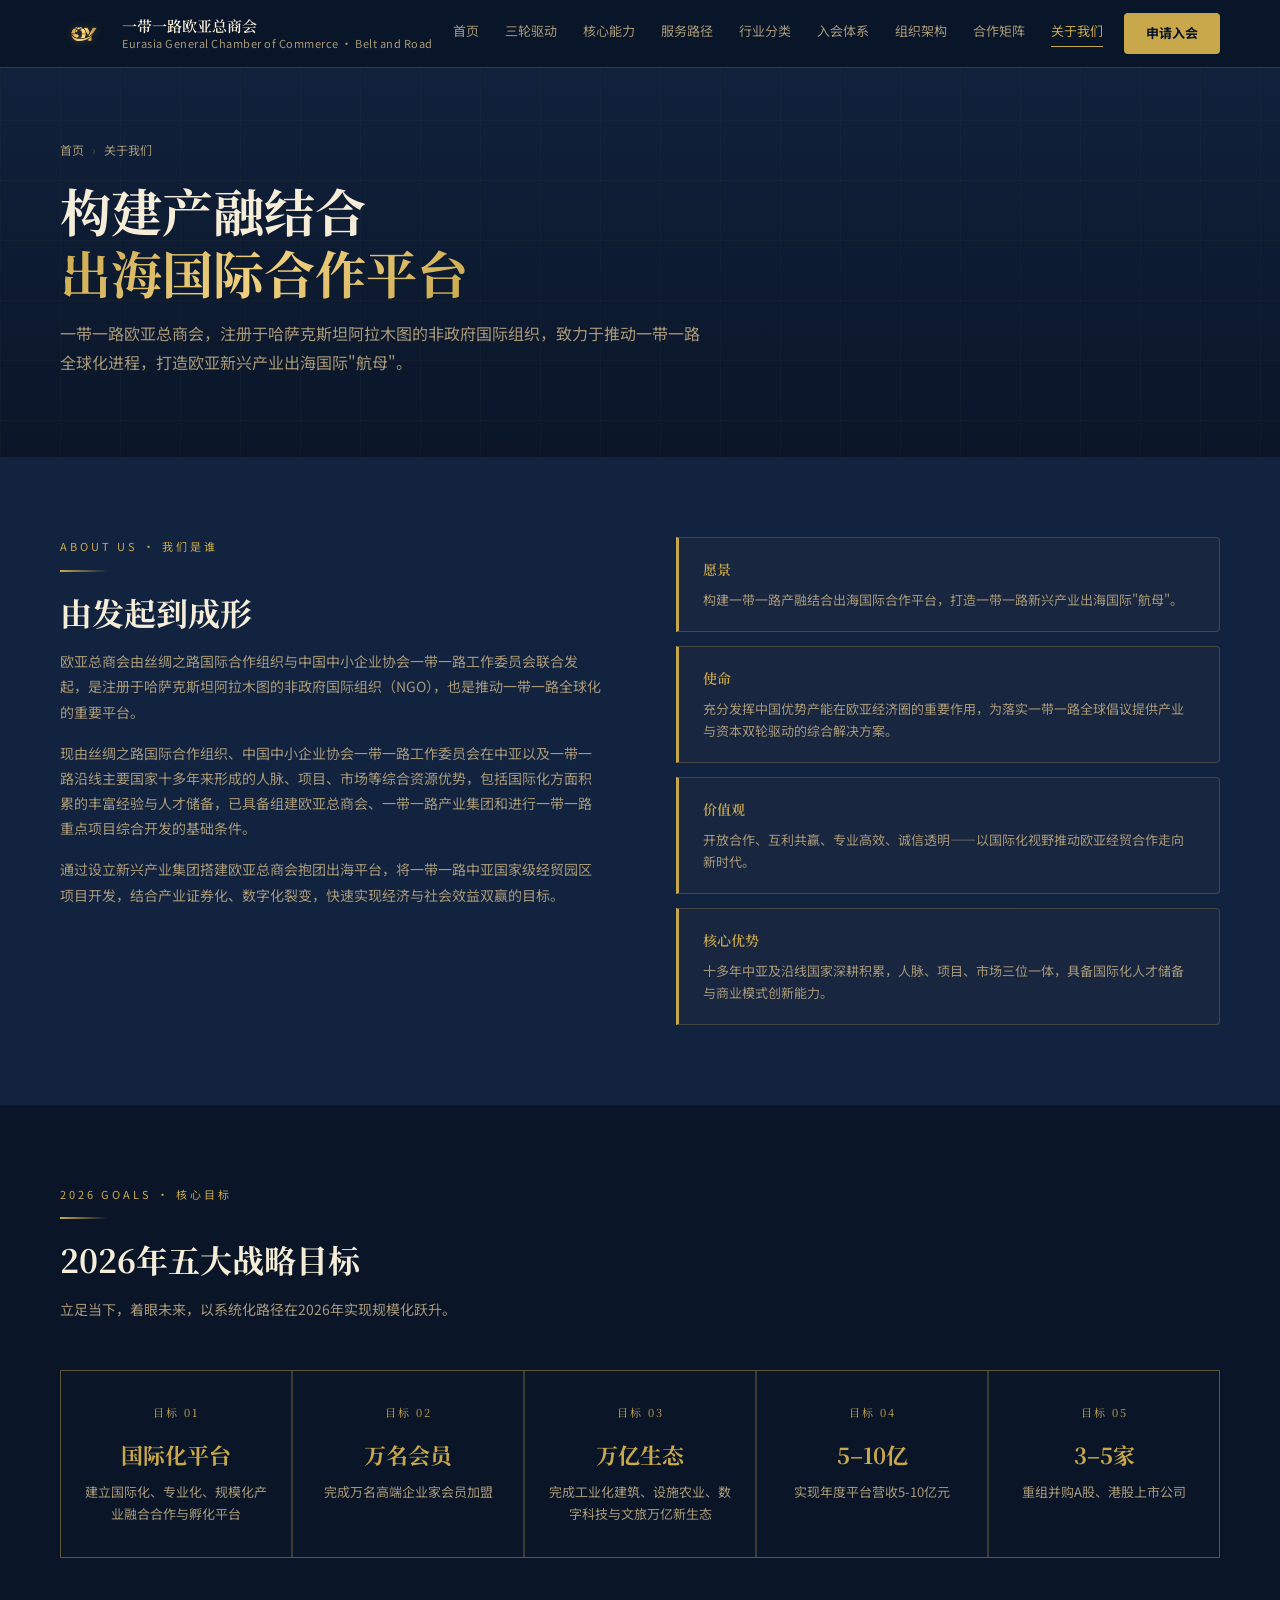
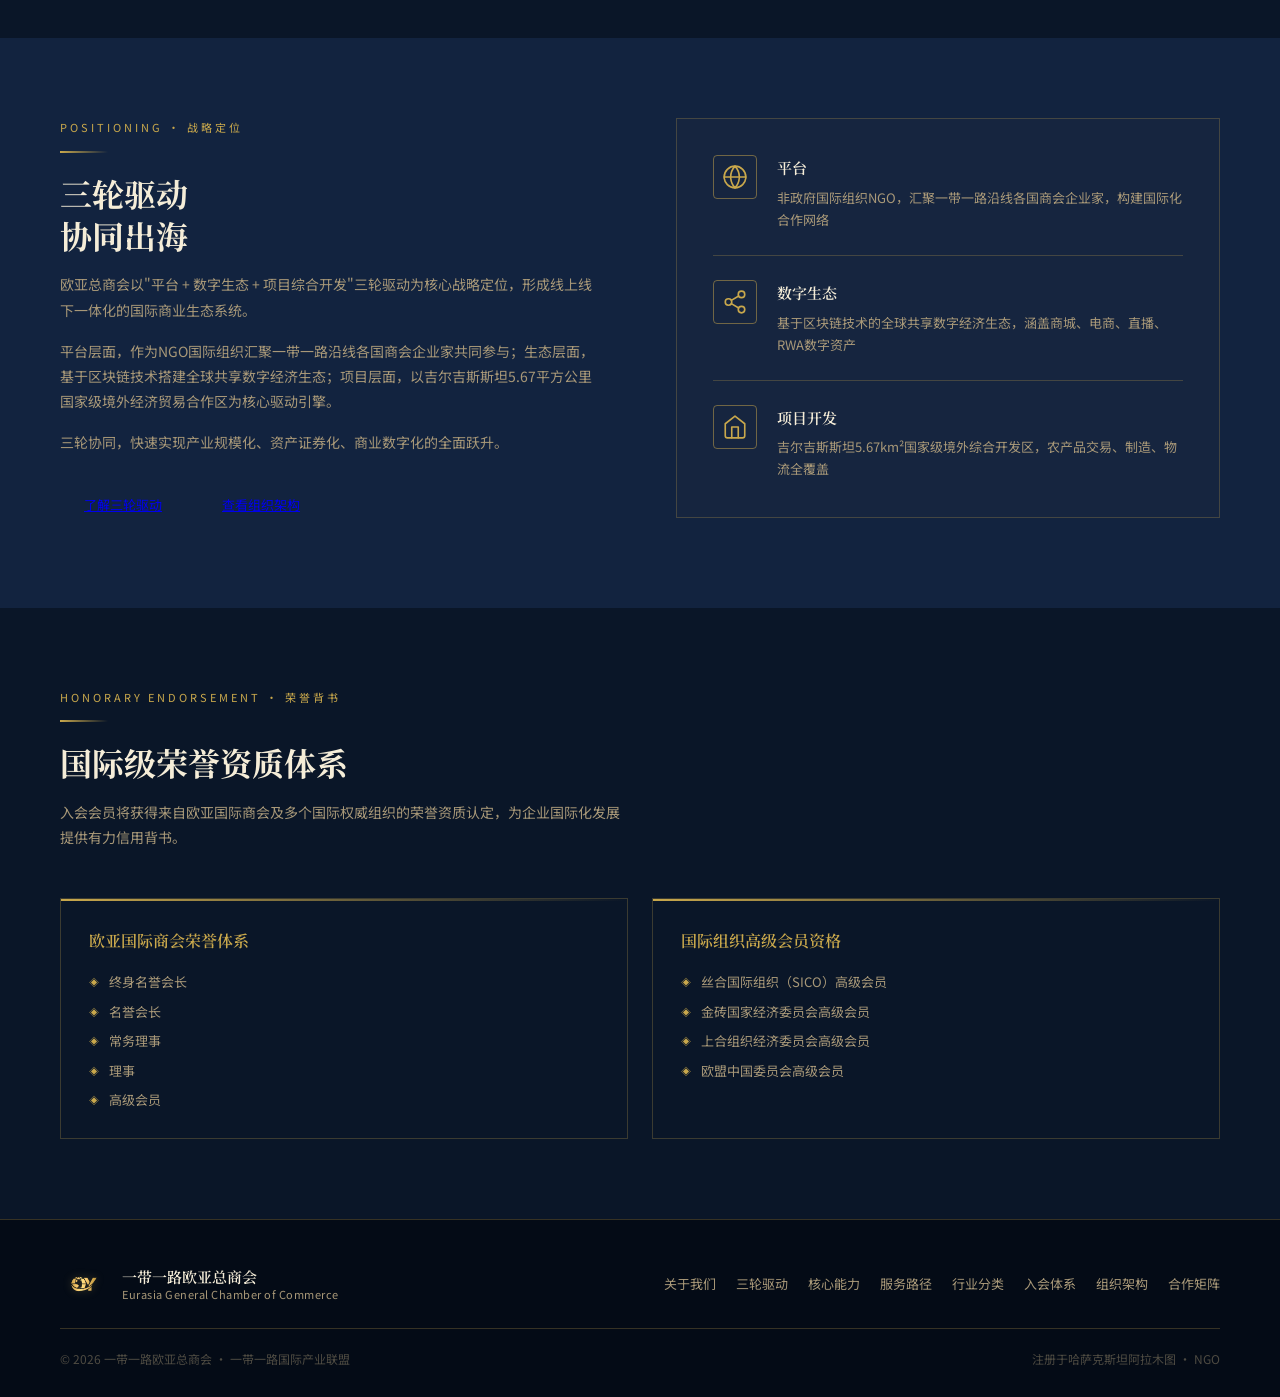
<file: about.html>
<!DOCTYPE html>
<html lang="zh-CN">
<head>
<meta charset="UTF-8"><meta name="viewport" content="width=device-width, initial-scale=1.0">
<title>关于我们 · 一带一路欧亚总商会</title>
<link href="https://fonts.googleapis.com/css2?family=Noto+Serif+SC:wght@400;600;700&family=Noto+Sans+SC:wght@300;400;500;700&display=swap" rel="stylesheet">
<style>
:root{--gold:#C9A84C;--gold-light:#E8D5A0;--gold-dark:#8B6914;--deep:#0A1628;--deep-mid:#12233F;--text-primary:#F5EDD8;--text-muted:#A89878;--text-body:#D4C5A0;--border:rgba(201,168,76,0.25);--border-strong:rgba(201,168,76,0.5)}
*{margin:0;padding:0;box-sizing:border-box}html{scroll-behavior:smooth}
body{font-family:'Noto Sans SC',sans-serif;background:var(--deep);color:var(--text-body);line-height:1.7;overflow-x:hidden}
nav{position:fixed;top:0;left:0;right:0;z-index:100;background:rgba(10,22,40,0.95);backdrop-filter:blur(12px);border-bottom:1px solid var(--border);display:flex;align-items:center;justify-content:space-between;padding:0 60px;height:68px}
.nav-logo{display:flex;align-items:center;gap:14px;text-decoration:none}
.nav-logo-icon{width:48px;height:48px;border-radius:6px;overflow:hidden;display:flex;align-items:center;justify-content:center;flex-shrink:0;background:transparent}.nav-logo-icon img{width:48px;height:48px;object-fit:contain;display:block;filter:brightness(1.2) drop-shadow(0 0 4px rgba(201,168,76,0.3))}
.nav-logo-text{font-family:'Noto Serif SC',serif;font-size:15px;color:var(--text-primary);font-weight:600;line-height:1.4}
.nav-logo-text span{display:block;font-size:11px;color:var(--text-muted);font-weight:400;font-family:'Noto Sans SC',sans-serif;letter-spacing:0.5px}
.nav-links{display:flex;gap:26px}
.nav-links a{text-decoration:none;color:var(--text-muted);font-size:13px;transition:color 0.2s;position:relative;padding-bottom:4px}
.nav-links a:hover,.nav-links a.active{color:var(--gold)}
.nav-links a::after{content:'';position:absolute;bottom:0;left:0;right:0;height:1px;background:var(--gold);transform:scaleX(0);transition:transform 0.2s}
.nav-links a:hover::after,.nav-links a.active::after{transform:scaleX(1)}
.nav-cta{background:var(--gold);color:var(--deep);border:none;padding:9px 22px;font-size:13px;font-weight:700;font-family:'Noto Sans SC',sans-serif;cursor:pointer;border-radius:4px;transition:background 0.2s;text-decoration:none}
.nav-cta:hover{background:var(--gold-light)}
.page-hero{padding:140px 60px 80px;background:linear-gradient(180deg,var(--deep-mid) 0%,var(--deep) 100%);position:relative;overflow:hidden}
.page-hero::before{content:'';position:absolute;inset:0;background-image:linear-gradient(rgba(201,168,76,1) 1px,transparent 1px),linear-gradient(90deg,rgba(201,168,76,1) 1px,transparent 1px);background-size:60px 60px;opacity:0.03}
.page-hero-inner{position:relative;z-index:1;max-width:1200px;margin:0 auto}
.breadcrumb{font-size:12px;color:var(--text-muted);margin-bottom:20px;display:flex;align-items:center;gap:8px}
.breadcrumb a{color:var(--text-muted);text-decoration:none;transition:color 0.2s}.breadcrumb a:hover{color:var(--gold)}
.breadcrumb-sep{color:rgba(168,152,120,0.4)}
.page-title{font-family:'Noto Serif SC',serif;font-size:clamp(32px,4vw,52px);font-weight:700;color:var(--text-primary);line-height:1.2;margin-bottom:16px}
.page-title em{font-style:normal;background:linear-gradient(135deg,var(--gold) 0%,#F0D080 50%,var(--gold) 100%);-webkit-background-clip:text;-webkit-text-fill-color:transparent;background-clip:text}
.page-subtitle{font-size:16px;color:var(--text-muted);max-width:640px;line-height:1.8}
section{padding:80px 60px}
.inner{max-width:1200px;margin:0 auto}
.section-label{font-size:11px;letter-spacing:3px;color:var(--gold);text-transform:uppercase;margin-bottom:14px}
.section-title{font-family:'Noto Serif SC',serif;font-size:clamp(22px,2.5vw,32px);font-weight:700;color:var(--text-primary);line-height:1.3;margin-bottom:16px}
.section-desc{font-size:14px;color:var(--text-muted);max-width:560px;line-height:1.8}
.divider{width:48px;height:2px;background:linear-gradient(90deg,var(--gold),transparent);margin-bottom:20px}
.two-col{display:grid;grid-template-columns:1fr 1fr;gap:72px;align-items:start}
.card-stack{display:flex;flex-direction:column;gap:14px}
.accent-card{border:1px solid var(--border);border-left:3px solid var(--gold);padding:20px 24px;background:rgba(201,168,76,0.03);border-radius:0 4px 4px 0;transition:background 0.2s}
.accent-card:hover{background:rgba(201,168,76,0.07)}
.accent-card h3{font-family:'Noto Serif SC',serif;font-size:14px;color:var(--gold);margin-bottom:7px;font-weight:600}
.accent-card p{font-size:13px;color:var(--text-muted);line-height:1.7}
.goals-grid{display:grid;grid-template-columns:repeat(5,1fr);gap:2px;margin-top:48px;background:var(--border);border:1px solid var(--border)}
.goal-item{background:var(--deep);padding:32px 24px;text-align:center;transition:background 0.3s}
.goal-item:hover{background:rgba(201,168,76,0.04)}
.goal-num{font-family:'Noto Serif SC',serif;font-size:11px;letter-spacing:2px;color:var(--gold);margin-bottom:14px;text-transform:uppercase}
.goal-text{font-size:13px;color:var(--text-muted);line-height:1.7}
.goal-highlight{font-family:'Noto Serif SC',serif;font-size:22px;font-weight:700;color:var(--gold);display:block;margin-bottom:8px}
.timeline{display:flex;flex-direction:column;gap:0;margin-top:48px;position:relative}
.timeline::before{content:'';position:absolute;left:24px;top:0;bottom:0;width:1px;background:linear-gradient(180deg,var(--gold),transparent)}
.tl-item{display:flex;gap:32px;padding-bottom:36px;position:relative}
.tl-dot{width:48px;height:48px;border-radius:50%;border:2px solid var(--gold);background:var(--deep);display:flex;align-items:center;justify-content:center;font-family:'Noto Serif SC',serif;font-size:11px;color:var(--gold);flex-shrink:0;position:relative;z-index:1}
.tl-body{padding-top:10px}
.tl-body h4{font-size:15px;color:var(--text-primary);font-weight:500;margin-bottom:6px;font-family:'Noto Serif SC',serif}
.tl-body p{font-size:13px;color:var(--text-muted);line-height:1.7}
.honor-grid{display:grid;grid-template-columns:1fr 1fr;gap:24px;margin-top:48px}
.honor-card{border:1px solid var(--border);padding:28px;position:relative;overflow:hidden}
.honor-card::after{content:'';position:absolute;top:0;left:0;right:0;height:2px;background:linear-gradient(90deg,var(--gold),transparent)}
.honor-card h3{font-family:'Noto Serif SC',serif;font-size:16px;color:var(--gold);margin-bottom:18px;font-weight:600}
.honor-list{list-style:none;display:flex;flex-direction:column;gap:10px}
.honor-list li{font-size:13px;color:var(--text-muted);display:flex;gap:10px;align-items:flex-start;line-height:1.5}
.honor-list li::before{content:'◈';color:var(--gold);font-size:10px;flex-shrink:0;margin-top:2px}
footer{background:rgba(5,12,22,0.98);padding:40px 60px 28px;border-top:1px solid var(--border)}
.footer-inner{max-width:1200px;margin:0 auto;display:flex;justify-content:space-between;align-items:center;flex-wrap:wrap;gap:16px}
.footer-links{display:flex;gap:20px;flex-wrap:wrap}
.footer-links a{text-decoration:none;font-size:13px;color:var(--text-muted);transition:color 0.2s}.footer-links a:hover{color:var(--gold)}
.footer-copy{font-size:12px;color:rgba(168,152,120,0.45);padding-top:20px;margin-top:20px;border-top:1px solid var(--border);max-width:1200px;margin:20px auto 0;display:flex;justify-content:space-between}
.reveal{opacity:0;transform:translateY(20px);transition:opacity 0.6s ease,transform 0.6s ease}
.reveal.in{opacity:1;transform:none}
</style>
<link rel="stylesheet" href="mobile.css">
</head>
<body>
<nav>
  <a class="nav-logo" href="index.html">
    <div class="nav-logo-icon"><img src="logo.png" alt="欧亚总商会"></div>
    <div class="nav-logo-text">一带一路欧亚总商会<span>Eurasia General Chamber of Commerce · Belt and Road</span></div>
  </a>
  <div class="nav-links">
    <a href="index.html" >首页</a>
    <a href="pillars.html" >三轮驱动</a>
    <a href="highlights.html" >核心能力</a>
    <a href="service.html" >服务路径</a>
    <a href="industry.html" >行业分类</a>
    <a href="membership.html" >入会体系</a>
    <a href="org.html" >组织架构</a>
    <a href="partners.html" >合作矩阵</a>
    <a href="about.html" class=active>关于我们</a>
  </div>
  <a href="membership.html" class="nav-cta">申请入会</a>
<button class="hamburger" id="hamburger" aria-label="菜单">
    <span></span><span></span><span></span>
  </button>
  <div class="nav-mobile-menu" id="mobileMenu">
    <a href="index.html">首页</a>
    <a href="pillars.html">三轮驱动</a>
    <a href="highlights.html">核心能力</a>
    <a href="service.html">服务路径</a>
    <a href="industry.html">行业分类</a>
    <a href="membership.html">入会体系</a>
    <a href="org.html">组织架构</a>
    <a href="partners.html">合作矩阵</a>
    <a href="about.html">关于我们</a>
    <a href="apply.html" class="nav-mobile-cta">申请入会</a>
  </div>
</nav>

<div class="page-hero">
  <div class="page-hero-inner">
    <div class="breadcrumb"><a href="index.html">首页</a><span class="breadcrumb-sep">›</span><span>关于我们</span></div>
    <h1 class="page-title">构建产融结合<br><em>出海国际合作平台</em></h1>
    <p class="page-subtitle">一带一路欧亚总商会，注册于哈萨克斯坦阿拉木图的非政府国际组织，致力于推动一带一路全球化进程，打造欧亚新兴产业出海国际"航母"。</p>
  </div>
</div>

<section style="background:var(--deep-mid)">
  <div class="inner">
    <div class="two-col reveal">
      <div>
        <div class="section-label">ABOUT US · 我们是谁</div>
        <div class="divider"></div>
        <h2 class="section-title">由发起到成形</h2>
        <p class="section-desc" style="margin-bottom:16px">欧亚总商会由丝绸之路国际合作组织与中国中小企业协会一带一路工作委员会联合发起，是注册于哈萨克斯坦阿拉木图的非政府国际组织（NGO），也是推动一带一路全球化的重要平台。</p>
        <p class="section-desc" style="margin-bottom:16px">现由丝绸之路国际合作组织、中国中小企业协会一带一路工作委员会在中亚以及一带一路沿线主要国家十多年来形成的人脉、项目、市场等综合资源优势，包括国际化方面积累的丰富经验与人才储备，已具备组建欧亚总商会、一带一路产业集团和进行一带一路重点项目综合开发的基础条件。</p>
        <p class="section-desc">通过设立新兴产业集团搭建欧亚总商会抱团出海平台，将一带一路中亚国家级经贸园区项目开发，结合产业证券化、数字化裂变，快速实现经济与社会效益双赢的目标。</p>
      </div>
      <div class="card-stack">
        <div class="accent-card">
          <h3>愿景</h3>
          <p>构建一带一路产融结合出海国际合作平台，打造一带一路新兴产业出海国际"航母"。</p>
        </div>
        <div class="accent-card">
          <h3>使命</h3>
          <p>充分发挥中国优势产能在欧亚经济圈的重要作用，为落实一带一路全球倡议提供产业与资本双轮驱动的综合解决方案。</p>
        </div>
        <div class="accent-card">
          <h3>价值观</h3>
          <p>开放合作、互利共赢、专业高效、诚信透明——以国际化视野推动欧亚经贸合作走向新时代。</p>
        </div>
        <div class="accent-card">
          <h3>核心优势</h3>
          <p>十多年中亚及沿线国家深耕积累，人脉、项目、市场三位一体，具备国际化人才储备与商业模式创新能力。</p>
        </div>
      </div>
    </div>
  </div>
</section>

<section style="background:var(--deep)">
  <div class="inner">
    <div class="reveal">
      <div class="section-label">2026 GOALS · 核心目标</div>
      <div class="divider"></div>
      <h2 class="section-title">2026年五大战略目标</h2>
      <p class="section-desc">立足当下，着眼未来，以系统化路径在2026年实现规模化跃升。</p>
    </div>
    <div class="goals-grid reveal">
      <div class="goal-item">
        <div class="goal-num">目标 01</div>
        <div class="goal-text"><span class="goal-highlight">国际化平台</span>建立国际化、专业化、规模化产业融合合作与孵化平台</div>
      </div>
      <div class="goal-item">
        <div class="goal-num">目标 02</div>
        <div class="goal-text"><span class="goal-highlight">万名会员</span>完成万名高端企业家会员加盟</div>
      </div>
      <div class="goal-item">
        <div class="goal-num">目标 03</div>
        <div class="goal-text"><span class="goal-highlight">万亿生态</span>完成工业化建筑、设施农业、数字科技与文旅万亿新生态</div>
      </div>
      <div class="goal-item">
        <div class="goal-num">目标 04</div>
        <div class="goal-text"><span class="goal-highlight">5–10亿</span>实现年度平台营收5-10亿元</div>
      </div>
      <div class="goal-item">
        <div class="goal-num">目标 05</div>
        <div class="goal-text"><span class="goal-highlight">3–5家</span>重组并购A股、港股上市公司</div>
      </div>
    </div>
  </div>
</section>

<section style="background:var(--deep-mid)" id="positioning">
  <div class="inner">
    <div class="two-col reveal">
      <div>
        <div class="section-label">POSITIONING · 战略定位</div>
        <div class="divider"></div>
        <h2 class="section-title">三轮驱动<br>协同出海</h2>
        <p class="section-desc" style="margin-bottom:16px">欧亚总商会以"平台 + 数字生态 + 项目综合开发"三轮驱动为核心战略定位，形成线上线下一体化的国际商业生态系统。</p>
        <p class="section-desc" style="margin-bottom:16px">平台层面，作为NGO国际组织汇聚一带一路沿线各国商会企业家共同参与；生态层面，基于区块链技术搭建全球共享数字经济生态；项目层面，以吉尔吉斯斯坦5.67平方公里国家级境外经济贸易合作区为核心驱动引擎。</p>
        <p class="section-desc">三轮协同，快速实现产业规模化、资产证券化、商业数字化的全面跃升。</p>
        <div style="display:flex;gap:12px;margin-top:28px;flex-wrap:wrap">
          <a href="pillars.html" class="btn-primary" style="font-size:13px;padding:11px 24px">了解三轮驱动</a>
          <a href="org.html" class="btn-outline" style="font-size:13px;padding:11px 24px">查看组织架构</a>
        </div>
      </div>
      <div>
        <div style="border:1px solid var(--border);padding:36px;background:rgba(201,168,76,0.02)">
          <div style="display:flex;flex-direction:column;gap:24px">
            <div style="display:flex;gap:20px;align-items:flex-start">
              <div style="width:44px;height:44px;border:1px solid var(--border-strong);border-radius:4px;display:flex;align-items:center;justify-content:center;font-size:20px;flex-shrink:0"><svg width="26" height="26" viewBox="0 0 24 24" fill="none" stroke="var(--gold)" stroke-width="1.5" stroke-linecap="round" stroke-linejoin="round" xmlns="http://www.w3.org/2000/svg"><circle cx="12" cy="12" r="10"/><path d="M2 12h20"/><path d="M12 2a15.3 15.3 0 0 1 4 10 15.3 15.3 0 0 1-4 10 15.3 15.3 0 0 1-4-10A15.3 15.3 0 0 1 12 2z"/></svg></div>
              <div><div style="font-family:'Noto Serif SC',serif;font-size:15px;color:var(--text-primary);font-weight:600;margin-bottom:6px">平台</div><p style="font-size:13px;color:var(--text-muted);line-height:1.7">非政府国际组织NGO，汇聚一带一路沿线各国商会企业家，构建国际化合作网络</p></div>
            </div>
            <div style="height:1px;background:var(--border)"></div>
            <div style="display:flex;gap:20px;align-items:flex-start">
              <div style="width:44px;height:44px;border:1px solid var(--border-strong);border-radius:4px;display:flex;align-items:center;justify-content:center;font-size:20px;flex-shrink:0"><svg width="26" height="26" viewBox="0 0 24 24" fill="none" stroke="var(--gold)" stroke-width="1.5" stroke-linecap="round" stroke-linejoin="round" xmlns="http://www.w3.org/2000/svg"><circle cx="18" cy="5" r="3"/><circle cx="6" cy="12" r="3"/><circle cx="18" cy="19" r="3"/><line x1="8.59" y1="13.51" x2="15.42" y2="17.49"/><line x1="15.41" y1="6.51" x2="8.59" y2="10.49"/></svg></div>
              <div><div style="font-family:'Noto Serif SC',serif;font-size:15px;color:var(--text-primary);font-weight:600;margin-bottom:6px">数字生态</div><p style="font-size:13px;color:var(--text-muted);line-height:1.7">基于区块链技术的全球共享数字经济生态，涵盖商城、电商、直播、RWA数字资产</p></div>
            </div>
            <div style="height:1px;background:var(--border)"></div>
            <div style="display:flex;gap:20px;align-items:flex-start">
              <div style="width:44px;height:44px;border:1px solid var(--border-strong);border-radius:4px;display:flex;align-items:center;justify-content:center;font-size:20px;flex-shrink:0"><svg width="26" height="26" viewBox="0 0 24 24" fill="none" stroke="var(--gold)" stroke-width="1.5" stroke-linecap="round" stroke-linejoin="round" xmlns="http://www.w3.org/2000/svg"><path d="M3 9l9-7 9 7v11a2 2 0 0 1-2 2H5a2 2 0 0 1-2-2z"/><polyline points="9 22 9 12 15 12 15 22"/></svg></div>
              <div><div style="font-family:'Noto Serif SC',serif;font-size:15px;color:var(--text-primary);font-weight:600;margin-bottom:6px">项目开发</div><p style="font-size:13px;color:var(--text-muted);line-height:1.7">吉尔吉斯斯坦5.67km²国家级境外综合开发区，农产品交易、制造、物流全覆盖</p></div>
            </div>
          </div>
        </div>
      </div>
    </div>
  </div>
</section>

<section style="background:var(--deep)" id="honor">
  <div class="inner">
    <div class="reveal">
      <div class="section-label">HONORARY ENDORSEMENT · 荣誉背书</div>
      <div class="divider"></div>
      <h2 class="section-title">国际级荣誉资质体系</h2>
      <p class="section-desc">入会会员将获得来自欧亚国际商会及多个国际权威组织的荣誉资质认定，为企业国际化发展提供有力信用背书。</p>
    </div>
    <div class="honor-grid reveal">
      <div class="honor-card">
        <h3>欧亚国际商会荣誉体系</h3>
        <ul class="honor-list">
          <li>终身名誉会长</li>
          <li>名誉会长</li>
          <li>常务理事</li>
          <li>理事</li>
          <li>高级会员</li>
        </ul>
      </div>
      <div class="honor-card">
        <h3>国际组织高级会员资格</h3>
        <ul class="honor-list">
          <li>丝合国际组织（SICO）高级会员</li>
          <li>金砖国家经济委员会高级会员</li>
          <li>上合组织经济委员会高级会员</li>
          <li>欧盟中国委员会高级会员</li>
        </ul>
      </div>
    </div>
  </div>
</section>

<footer>
  <div class="footer-inner">
    <a href="index.html" class="nav-logo" style="text-decoration:none">
      <div class="nav-logo-icon"><img src="logo.png" alt="欧亚总商会"></div>
      <div class="nav-logo-text">一带一路欧亚总商会<span>Eurasia General Chamber of Commerce</span></div>
    </a>
    <div class="footer-links">
      <a href="about.html">关于我们</a><a href="pillars.html">三轮驱动</a><a href="highlights.html">核心能力</a>
      <a href="service.html">服务路径</a><a href="industry.html">行业分类</a><a href="membership.html">入会体系</a>
      <a href="org.html">组织架构</a><a href="partners.html">合作矩阵</a>
    </div>
  </div>
  <div class="footer-copy"><span>© 2026 一带一路欧亚总商会 · 一带一路国际产业联盟</span><span>注册于哈萨克斯坦阿拉木图 · NGO</span></div>
</footer>
<script>
const io=new IntersectionObserver(e=>e.forEach((e,i)=>{if(e.isIntersecting){setTimeout(()=>e.target.classList.add('in'),i*60);io.unobserve(e.target)}}),{threshold:0.07});
document.querySelectorAll('.reveal').forEach(el=>io.observe(el));
</script>
<script>
(function(){
  var btn = document.getElementById("hamburger");
  var menu = document.getElementById("mobileMenu");
  if(!btn||!menu) return;
  btn.addEventListener("click", function(){
    btn.classList.toggle("open");
    menu.classList.toggle("open");
  });
  // close on link click
  menu.querySelectorAll("a").forEach(function(a){
    a.addEventListener("click", function(){
      btn.classList.remove("open");
      menu.classList.remove("open");
    });
  });
})();
</script>
</body></html>
</file>
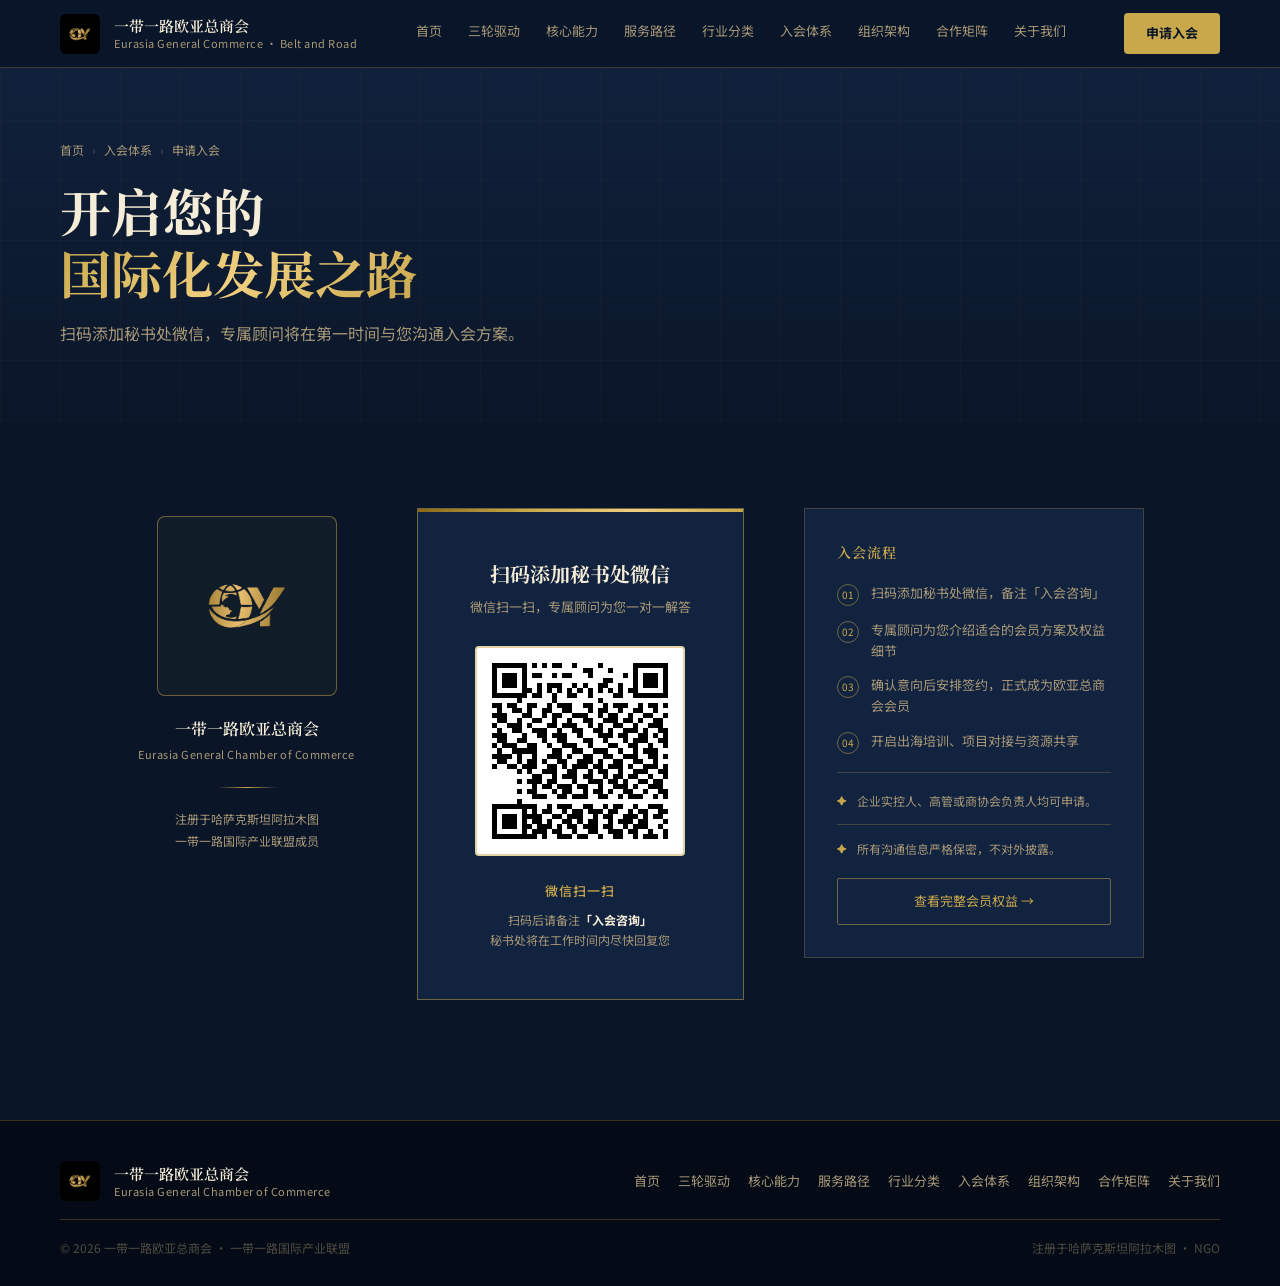
<file: apply.html>
<!DOCTYPE html>
<html lang="zh-CN">
<head>
<meta charset="UTF-8"><meta name="viewport" content="width=device-width,initial-scale=1.0">
<title>申请入会 · 一带一路欧亚总商会</title>
<link href="https://fonts.googleapis.com/css2?family=Noto+Serif+SC:wght@400;600;700&family=Noto+Sans+SC:wght@300;400;500;700&display=swap" rel="stylesheet">
<style>
:root{--gold:#C9A84C;--gold-light:#E8D5A0;--gold-dark:#8B6914;--deep:#0A1628;--deep-mid:#12233F;--text-primary:#F5EDD8;--text-muted:#A89878;--text-body:#D4C5A0;--border:rgba(201,168,76,0.25);--border-strong:rgba(201,168,76,0.5)}
*{margin:0;padding:0;box-sizing:border-box}html{scroll-behavior:smooth}
body{font-family:'Noto Sans SC',sans-serif;background:var(--deep);color:var(--text-body);line-height:1.7;overflow-x:hidden}

/* NAV */
nav{position:fixed;top:0;left:0;right:0;z-index:100;background:rgba(10,22,40,0.95);backdrop-filter:blur(12px);border-bottom:1px solid var(--border);display:flex;align-items:center;justify-content:space-between;padding:0 60px;height:68px}
.nav-logo{display:flex;align-items:center;gap:14px;text-decoration:none}
.nav-logo-icon{width:40px;height:40px;border-radius:6px;overflow:hidden;display:flex;align-items:center;justify-content:center;flex-shrink:0;background:#000}
.nav-logo-icon img{width:40px;height:40px;object-fit:contain;display:block}
.nav-logo-text{font-family:'Noto Serif SC',serif;font-size:15px;color:var(--text-primary);font-weight:600;line-height:1.4}
.nav-logo-text span{display:block;font-size:11px;color:var(--text-muted);font-weight:400;font-family:'Noto Sans SC',sans-serif;letter-spacing:0.5px}
.nav-links{display:flex;gap:26px}
.nav-links a{text-decoration:none;color:var(--text-muted);font-size:13px;transition:color 0.2s;position:relative;padding-bottom:4px}
.nav-links a:hover,.nav-links a.active{color:var(--gold)}
.nav-links a::after{content:'';position:absolute;bottom:0;left:0;right:0;height:1px;background:var(--gold);transform:scaleX(0);transition:transform 0.2s}
.nav-links a:hover::after,.nav-links a.active::after{transform:scaleX(1)}
.nav-cta{background:var(--gold);color:var(--deep);border:none;padding:9px 22px;font-size:13px;font-weight:700;font-family:'Noto Sans SC',sans-serif;cursor:pointer;border-radius:4px;transition:background 0.2s;text-decoration:none}
.nav-cta:hover{background:var(--gold-light)}

/* PAGE HERO */
.page-hero{padding:140px 60px 80px;background:linear-gradient(180deg,var(--deep-mid) 0%,var(--deep) 100%);position:relative;overflow:hidden}
.page-hero::before{content:'';position:absolute;inset:0;background-image:linear-gradient(rgba(201,168,76,1) 1px,transparent 1px),linear-gradient(90deg,rgba(201,168,76,1) 1px,transparent 1px);background-size:60px 60px;opacity:0.03}
.page-hero-inner{position:relative;z-index:1;max-width:1200px;margin:0 auto}
.breadcrumb{font-size:12px;color:var(--text-muted);margin-bottom:20px;display:flex;align-items:center;gap:8px}
.breadcrumb a{color:var(--text-muted);text-decoration:none;transition:color 0.2s}.breadcrumb a:hover{color:var(--gold)}
.bsep{color:rgba(168,152,120,0.4)}
.page-title{font-family:'Noto Serif SC',serif;font-size:clamp(32px,4vw,52px);font-weight:700;color:var(--text-primary);line-height:1.2;margin-bottom:16px}
.page-title em{font-style:normal;background:linear-gradient(135deg,var(--gold) 0%,#F0D080 50%,var(--gold) 100%);-webkit-background-clip:text;-webkit-text-fill-color:transparent;background-clip:text}
.page-subtitle{font-size:16px;color:var(--text-muted);max-width:560px;line-height:1.8}

/* MAIN CONTENT */
.main-content{padding:80px 60px 120px;max-width:1200px;margin:0 auto}

/* CENTER CARD */
.apply-center{display:flex;justify-content:center;align-items:flex-start;gap:60px;flex-wrap:wrap}

/* LOGO BLOCK */
.logo-block{display:flex;flex-direction:column;align-items:center;gap:20px;min-width:220px}
.logo-block-img{width:180px;height:180px;border:1px solid var(--border-strong);border-radius:8px;overflow:hidden;background:rgba(201,168,76,0.04);display:flex;align-items:center;justify-content:center;padding:16px}
.logo-block-img img{width:100%;height:100%;object-fit:contain}
.logo-block-name{font-family:'Noto Serif SC',serif;font-size:16px;color:var(--text-primary);font-weight:600;text-align:center;line-height:1.6}
.logo-block-name span{display:block;font-size:11px;color:var(--text-muted);font-weight:400;font-family:'Noto Sans SC',sans-serif;margin-top:4px;letter-spacing:0.5px}

/* QR CARD */
.qr-card{background:var(--deep-mid);border:1px solid var(--border-strong);padding:48px 52px;display:flex;flex-direction:column;align-items:center;gap:0;max-width:400px;position:relative}
.qr-card::before{content:'';position:absolute;top:0;left:0;right:0;height:3px;background:linear-gradient(90deg,var(--gold-dark),var(--gold),#F0D080,var(--gold))}
.qr-title{font-family:'Noto Serif SC',serif;font-size:20px;color:var(--text-primary);font-weight:700;text-align:center;margin-bottom:6px}
.qr-sub{font-size:13px;color:var(--text-muted);text-align:center;margin-bottom:28px;line-height:1.6}
.qr-frame{width:210px;height:210px;border:2px solid var(--border-strong);padding:10px;background:#fff;border-radius:4px;display:flex;align-items:center;justify-content:center;margin-bottom:24px;position:relative}
.qr-frame svg{width:100%;height:100%}
.qr-label{font-size:13px;color:var(--gold);letter-spacing:1px;font-weight:500;margin-bottom:8px}
.qr-hint{font-size:12px;color:var(--text-muted);text-align:center;line-height:1.7;max-width:280px}
.qr-hint strong{color:var(--text-primary)}

/* STEPS CARD */
.steps-card{background:var(--deep-mid);border:1px solid var(--border);padding:32px;max-width:340px;align-self:flex-start;margin-top:0}
.steps-card h3{font-family:'Noto Serif SC',serif;font-size:14px;color:var(--gold);font-weight:600;margin-bottom:18px;letter-spacing:1px}
.steps-list{list-style:none;display:flex;flex-direction:column;gap:14px}
.steps-list li{display:flex;gap:12px;align-items:flex-start;font-size:13px;color:var(--text-muted);line-height:1.6}
.step-dot{width:22px;height:22px;border-radius:50%;border:1px solid var(--border-strong);display:flex;align-items:center;justify-content:center;font-size:10px;color:var(--gold);flex-shrink:0;margin-top:1px}
.guarantee{display:flex;align-items:flex-start;gap:10px;font-size:12px;color:var(--text-muted);line-height:1.6;margin-top:14px;padding-top:14px;border-top:1px solid var(--border)}
.guarantee::before{content:'✦';color:var(--gold);font-size:10px;flex-shrink:0;margin-top:2px}

/* FOOTER */
footer{background:rgba(5,12,22,0.98);padding:40px 60px 28px;border-top:1px solid var(--border)}
.fi{max-width:1200px;margin:0 auto;display:flex;justify-content:space-between;align-items:center;flex-wrap:wrap;gap:16px}
.fl{display:flex;gap:18px;flex-wrap:wrap}
.fl a{text-decoration:none;font-size:13px;color:var(--text-muted);transition:color 0.2s}.fl a:hover{color:var(--gold)}
.fc{font-size:12px;color:rgba(168,152,120,0.45);padding-top:18px;margin:18px auto 0;border-top:1px solid var(--border);max-width:1200px;display:flex;justify-content:space-between}
.rv{opacity:0;transform:translateY(20px);transition:opacity 0.6s ease,transform 0.6s ease}.rv.in{opacity:1;transform:none}
</style>
<link rel="stylesheet" href="mobile.css">
</head>
<body>

<nav>
  <a class="nav-logo" href="index.html">
    <div class="nav-logo-icon"><img src="logo.png" alt="欧亚总商会"></div>
    <div class="nav-logo-text">一带一路欧亚总商会<span>Eurasia General Commerce · Belt and Road</span></div>
  </a>
  <div class="nav-links">
    <a href="index.html">首页</a>
    <a href="pillars.html">三轮驱动</a>
    <a href="highlights.html">核心能力</a>
    <a href="service.html">服务路径</a>
    <a href="industry.html">行业分类</a>
    <a href="membership.html">入会体系</a>
    <a href="org.html">组织架构</a>
    <a href="partners.html">合作矩阵</a>
    <a href="about.html">关于我们</a>
  </div>
  <a href="apply.html" class="nav-cta active">申请入会</a>
<button class="hamburger" id="hamburger" aria-label="菜单">
    <span></span><span></span><span></span>
  </button>
  <div class="nav-mobile-menu" id="mobileMenu">
    <a href="index.html">首页</a>
    <a href="pillars.html">三轮驱动</a>
    <a href="highlights.html">核心能力</a>
    <a href="service.html">服务路径</a>
    <a href="industry.html">行业分类</a>
    <a href="membership.html">入会体系</a>
    <a href="org.html">组织架构</a>
    <a href="partners.html">合作矩阵</a>
    <a href="about.html">关于我们</a>
    <a href="apply.html" class="nav-mobile-cta">申请入会</a>
  </div>
</nav>

<div class="page-hero">
  <div class="page-hero-inner">
    <div class="breadcrumb"><a href="index.html">首页</a><span class="bsep">›</span><a href="membership.html">入会体系</a><span class="bsep">›</span><span>申请入会</span></div>
    <h1 class="page-title">开启您的<br><em>国际化发展之路</em></h1>
    <p class="page-subtitle">扫码添加秘书处微信，专属顾问将在第一时间与您沟通入会方案。</p>
  </div>
</div>

<div class="main-content">
  <div class="apply-center">

    <!-- LOGO BLOCK -->
    <div class="logo-block rv" style="transition-delay:0.05s;margin-top:8px">
      <div class="logo-block-img">
        <img src="logo.png" alt="一带一路欧亚总商会">
      </div>
      <div class="logo-block-name">
        一带一路欧亚总商会
        <span>Eurasia General Chamber of Commerce</span>
      </div>
      <!-- Decorative divider -->
      <div style="width:60px;height:1px;background:linear-gradient(90deg,transparent,var(--gold),transparent);margin-top:4px"></div>
      <div style="font-size:12px;color:var(--text-muted);text-align:center;line-height:1.8;max-width:200px">
        注册于哈萨克斯坦阿拉木图<br>一带一路国际产业联盟成员
      </div>
    </div>

    <!-- QR CARD -->
    <div class="qr-card rv" style="transition-delay:0.15s">
      <div class="qr-title">扫码添加秘书处微信</div>
      <div class="qr-sub">微信扫一扫，专属顾问为您一对一解答</div>

      <!-- Fake QR Code SVG -->
      <div class="qr-frame">
        <svg viewBox="0 0 37 37" xmlns="http://www.w3.org/2000/svg" shape-rendering="crispEdges">
          <!-- Top-left finder pattern -->
          <rect x="1" y="1" width="7" height="7" fill="#000"/>
          <rect x="2" y="2" width="5" height="5" fill="#fff"/>
          <rect x="3" y="3" width="3" height="3" fill="#000"/>
          <!-- Top-right finder pattern -->
          <rect x="29" y="1" width="7" height="7" fill="#000"/>
          <rect x="30" y="2" width="5" height="5" fill="#fff"/>
          <rect x="31" y="3" width="3" height="3" fill="#000"/>
          <!-- Bottom-left finder pattern -->
          <rect x="1" y="29" width="7" height="7" fill="#000"/>
          <rect x="2" y="30" width="5" height="5" fill="#fff"/>
          <rect x="3" y="31" width="3" height="3" fill="#000"/>
          <!-- Data modules (fake pattern) -->
          <rect x="9" y="1" width="1" height="1" fill="#000"/>
          <rect x="11" y="1" width="1" height="1" fill="#000"/>
          <rect x="13" y="1" width="2" height="1" fill="#000"/>
          <rect x="17" y="1" width="1" height="1" fill="#000"/>
          <rect x="19" y="2" width="2" height="1" fill="#000"/>
          <rect x="22" y="1" width="1" height="1" fill="#000"/>
          <rect x="24" y="2" width="1" height="1" fill="#000"/>
          <rect x="9" y="3" width="2" height="1" fill="#000"/>
          <rect x="13" y="3" width="1" height="1" fill="#000"/>
          <rect x="15" y="3" width="2" height="1" fill="#000"/>
          <rect x="20" y="3" width="1" height="1" fill="#000"/>
          <rect x="23" y="4" width="2" height="1" fill="#000"/>
          <rect x="27" y="3" width="1" height="1" fill="#000"/>
          <rect x="10" y="5" width="1" height="1" fill="#000"/>
          <rect x="12" y="5" width="3" height="1" fill="#000"/>
          <rect x="17" y="5" width="1" height="1" fill="#000"/>
          <rect x="19" y="5" width="1" height="1" fill="#000"/>
          <rect x="22" y="5" width="2" height="1" fill="#000"/>
          <rect x="26" y="5" width="1" height="1" fill="#000"/>
          <rect x="9" y="7" width="2" height="1" fill="#000"/>
          <rect x="13" y="7" width="1" height="2" fill="#000"/>
          <rect x="16" y="7" width="2" height="1" fill="#000"/>
          <rect x="20" y="7" width="1" height="1" fill="#000"/>
          <rect x="22" y="8" width="1" height="1" fill="#000"/>
          <rect x="25" y="7" width="2" height="1" fill="#000"/>
          <!-- Timing pattern horizontal -->
          <rect x="8" y="6" width="1" height="1" fill="#000"/>
          <rect x="10" y="6" width="1" height="1" fill="#000"/>
          <rect x="12" y="6" width="1" height="1" fill="#000"/>
          <rect x="14" y="6" width="1" height="1" fill="#000"/>
          <rect x="16" y="6" width="1" height="1" fill="#000"/>
          <rect x="18" y="6" width="1" height="1" fill="#000"/>
          <rect x="20" y="6" width="1" height="1" fill="#000"/>
          <rect x="22" y="6" width="1" height="1" fill="#000"/>
          <rect x="24" y="6" width="1" height="1" fill="#000"/>
          <rect x="26" y="6" width="1" height="1" fill="#000"/>
          <rect x="28" y="6" width="1" height="1" fill="#000"/>
          <!-- Timing pattern vertical -->
          <rect x="6" y="8" width="1" height="1" fill="#000"/>
          <rect x="6" y="10" width="1" height="1" fill="#000"/>
          <rect x="6" y="12" width="1" height="1" fill="#000"/>
          <rect x="6" y="14" width="1" height="1" fill="#000"/>
          <rect x="6" y="16" width="1" height="1" fill="#000"/>
          <rect x="6" y="18" width="1" height="1" fill="#000"/>
          <rect x="6" y="20" width="1" height="1" fill="#000"/>
          <rect x="6" y="22" width="1" height="1" fill="#000"/>
          <rect x="6" y="24" width="1" height="1" fill="#000"/>
          <rect x="6" y="26" width="1" height="1" fill="#000"/>
          <rect x="6" y="28" width="1" height="1" fill="#000"/>
          <!-- More data rows -->
          <rect x="1" y="9" width="2" height="1" fill="#000"/>
          <rect x="4" y="9" width="2" height="1" fill="#000"/>
          <rect x="8" y="9" width="2" height="1" fill="#000"/>
          <rect x="12" y="9" width="1" height="1" fill="#000"/>
          <rect x="14" y="9" width="3" height="1" fill="#000"/>
          <rect x="19" y="9" width="2" height="1" fill="#000"/>
          <rect x="23" y="9" width="1" height="1" fill="#000"/>
          <rect x="25" y="9" width="3" height="1" fill="#000"/>
          <rect x="30" y="9" width="1" height="1" fill="#000"/>
          <rect x="32" y="9" width="2" height="1" fill="#000"/>
          <rect x="35" y="9" width="1" height="1" fill="#000"/>
          <rect x="2" y="10" width="1" height="1" fill="#000"/>
          <rect x="5" y="10" width="1" height="1" fill="#000"/>
          <rect x="8" y="10" width="1" height="1" fill="#000"/>
          <rect x="11" y="10" width="2" height="1" fill="#000"/>
          <rect x="15" y="10" width="2" height="1" fill="#000"/>
          <rect x="20" y="10" width="1" height="1" fill="#000"/>
          <rect x="22" y="10" width="2" height="1" fill="#000"/>
          <rect x="26" y="10" width="1" height="1" fill="#000"/>
          <rect x="29" y="10" width="2" height="1" fill="#000"/>
          <rect x="33" y="10" width="1" height="1" fill="#000"/>
          <rect x="1" y="11" width="3" height="1" fill="#000"/>
          <rect x="7" y="11" width="2" height="1" fill="#000"/>
          <rect x="11" y="11" width="1" height="1" fill="#000"/>
          <rect x="13" y="11" width="2" height="1" fill="#000"/>
          <rect x="17" y="11" width="3" height="1" fill="#000"/>
          <rect x="22" y="11" width="1" height="1" fill="#000"/>
          <rect x="24" y="11" width="2" height="1" fill="#000"/>
          <rect x="28" y="11" width="1" height="1" fill="#000"/>
          <rect x="31" y="11" width="2" height="1" fill="#000"/>
          <rect x="35" y="11" width="1" height="1" fill="#000"/>
          <rect x="2" y="12" width="2" height="1" fill="#000"/>
          <rect x="6" y="12" width="1" height="1" fill="#000"/>
          <rect x="9" y="12" width="2" height="1" fill="#000"/>
          <rect x="13" y="12" width="1" height="1" fill="#000"/>
          <rect x="16" y="12" width="1" height="1" fill="#000"/>
          <rect x="19" y="12" width="2" height="1" fill="#000"/>
          <rect x="23" y="12" width="3" height="1" fill="#000"/>
          <rect x="27" y="12" width="2" height="1" fill="#000"/>
          <rect x="30" y="12" width="1" height="1" fill="#000"/>
          <rect x="33" y="12" width="2" height="1" fill="#000"/>
          <rect x="1" y="13" width="1" height="1" fill="#000"/>
          <rect x="4" y="13" width="3" height="1" fill="#000"/>
          <rect x="8" y="13" width="1" height="1" fill="#000"/>
          <rect x="12" y="13" width="2" height="1" fill="#000"/>
          <rect x="15" y="13" width="3" height="1" fill="#000"/>
          <rect x="20" y="13" width="1" height="1" fill="#000"/>
          <rect x="22" y="13" width="1" height="1" fill="#000"/>
          <rect x="25" y="13" width="2" height="1" fill="#000"/>
          <rect x="29" y="13" width="1" height="1" fill="#000"/>
          <rect x="32" y="13" width="3" height="1" fill="#000"/>
          <rect x="2" y="14" width="1" height="1" fill="#000"/>
          <rect x="5" y="14" width="2" height="1" fill="#000"/>
          <rect x="9" y="14" width="3" height="1" fill="#000"/>
          <rect x="14" y="14" width="1" height="1" fill="#000"/>
          <rect x="17" y="14" width="2" height="1" fill="#000"/>
          <rect x="21" y="14" width="2" height="1" fill="#000"/>
          <rect x="24" y="14" width="1" height="1" fill="#000"/>
          <rect x="27" y="14" width="3" height="1" fill="#000"/>
          <rect x="31" y="14" width="1" height="1" fill="#000"/>
          <rect x="34" y="14" width="2" height="1" fill="#000"/>
          <rect x="1" y="15" width="3" height="1" fill="#000"/>
          <rect x="7" y="15" width="1" height="1" fill="#000"/>
          <rect x="10" y="15" width="2" height="1" fill="#000"/>
          <rect x="13" y="15" width="3" height="1" fill="#000"/>
          <rect x="18" y="15" width="1" height="1" fill="#000"/>
          <rect x="22" y="15" width="3" height="1" fill="#000"/>
          <rect x="26" y="15" width="2" height="1" fill="#000"/>
          <rect x="30" y="15" width="2" height="1" fill="#000"/>
          <rect x="33" y="15" width="1" height="1" fill="#000"/>
          <rect x="35" y="15" width="1" height="1" fill="#000"/>
          <rect x="2" y="16" width="2" height="1" fill="#000"/>
          <rect x="6" y="16" width="2" height="1" fill="#000"/>
          <rect x="11" y="16" width="1" height="1" fill="#000"/>
          <rect x="14" y="16" width="2" height="1" fill="#000"/>
          <rect x="19" y="16" width="2" height="1" fill="#000"/>
          <rect x="23" y="16" width="1" height="1" fill="#000"/>
          <rect x="27" y="16" width="1" height="1" fill="#000"/>
          <rect x="29" y="16" width="3" height="1" fill="#000"/>
          <rect x="34" y="16" width="2" height="1" fill="#000"/>
          <rect x="1" y="17" width="1" height="1" fill="#000"/>
          <rect x="3" y="17" width="3" height="1" fill="#000"/>
          <rect x="8" y="17" width="2" height="1" fill="#000"/>
          <rect x="12" y="17" width="1" height="1" fill="#000"/>
          <rect x="15" y="17" width="3" height="1" fill="#000"/>
          <rect x="20" y="17" width="1" height="1" fill="#000"/>
          <rect x="24" y="17" width="2" height="1" fill="#000"/>
          <rect x="28" y="17" width="2" height="1" fill="#000"/>
          <rect x="32" y="17" width="1" height="1" fill="#000"/>
          <rect x="35" y="17" width="1" height="1" fill="#000"/>
          <rect x="2" y="18" width="1" height="1" fill="#000"/>
          <rect x="5" y="18" width="1" height="1" fill="#000"/>
          <rect x="7" y="18" width="3" height="1" fill="#000"/>
          <rect x="13" y="18" width="2" height="1" fill="#000"/>
          <rect x="17" y="18" width="2" height="1" fill="#000"/>
          <rect x="21" y="18" width="3" height="1" fill="#000"/>
          <rect x="26" y="18" width="1" height="1" fill="#000"/>
          <rect x="29" y="18" width="1" height="1" fill="#000"/>
          <rect x="31" y="18" width="3" height="1" fill="#000"/>
          <rect x="1" y="19" width="4" height="1" fill="#000"/>
          <rect x="6" y="19" width="1" height="1" fill="#000"/>
          <rect x="9" y="19" width="1" height="1" fill="#000"/>
          <rect x="12" y="19" width="3" height="1" fill="#000"/>
          <rect x="16" y="19" width="1" height="1" fill="#000"/>
          <rect x="19" y="19" width="2" height="1" fill="#000"/>
          <rect x="23" y="19" width="2" height="1" fill="#000"/>
          <rect x="27" y="19" width="3" height="1" fill="#000"/>
          <rect x="32" y="19" width="2" height="1" fill="#000"/>
          <rect x="35" y="19" width="1" height="1" fill="#000"/>
          <rect x="2" y="20" width="2" height="1" fill="#000"/>
          <rect x="8" y="20" width="2" height="1" fill="#000"/>
          <rect x="11" y="20" width="1" height="1" fill="#000"/>
          <rect x="14" y="20" width="2" height="1" fill="#000"/>
          <rect x="18" y="20" width="3" height="1" fill="#000"/>
          <rect x="22" y="20" width="1" height="1" fill="#000"/>
          <rect x="25" y="20" width="2" height="1" fill="#000"/>
          <rect x="29" y="20" width="2" height="1" fill="#000"/>
          <rect x="33" y="20" width="1" height="1" fill="#000"/>
          <rect x="1" y="21" width="1" height="1" fill="#000"/>
          <rect x="4" y="21" width="2" height="1" fill="#000"/>
          <rect x="7" y="21" width="3" height="1" fill="#000"/>
          <rect x="12" y="21" width="2" height="1" fill="#000"/>
          <rect x="15" y="21" width="1" height="1" fill="#000"/>
          <rect x="17" y="21" width="3" height="1" fill="#000"/>
          <rect x="21" y="21" width="2" height="1" fill="#000"/>
          <rect x="24" y="21" width="3" height="1" fill="#000"/>
          <rect x="28" y="21" width="1" height="1" fill="#000"/>
          <rect x="31" y="21" width="3" height="1" fill="#000"/>
          <rect x="35" y="21" width="1" height="1" fill="#000"/>
          <!-- More rows for density -->
          <rect x="8" y="22" width="1" height="1" fill="#000"/>
          <rect x="11" y="22" width="3" height="1" fill="#000"/>
          <rect x="16" y="22" width="2" height="1" fill="#000"/>
          <rect x="20" y="22" width="1" height="1" fill="#000"/>
          <rect x="22" y="22" width="2" height="1" fill="#000"/>
          <rect x="26" y="22" width="1" height="1" fill="#000"/>
          <rect x="29" y="22" width="3" height="1" fill="#000"/>
          <rect x="34" y="22" width="2" height="1" fill="#000"/>
          <rect x="9" y="23" width="2" height="1" fill="#000"/>
          <rect x="13" y="23" width="1" height="1" fill="#000"/>
          <rect x="15" y="23" width="3" height="1" fill="#000"/>
          <rect x="19" y="23" width="2" height="1" fill="#000"/>
          <rect x="23" y="23" width="1" height="1" fill="#000"/>
          <rect x="25" y="23" width="2" height="1" fill="#000"/>
          <rect x="28" y="23" width="2" height="1" fill="#000"/>
          <rect x="32" y="23" width="1" height="1" fill="#000"/>
          <rect x="35" y="23" width="1" height="1" fill="#000"/>
          <rect x="8" y="24" width="3" height="1" fill="#000"/>
          <rect x="12" y="24" width="2" height="1" fill="#000"/>
          <rect x="17" y="24" width="1" height="1" fill="#000"/>
          <rect x="20" y="24" width="3" height="1" fill="#000"/>
          <rect x="24" y="24" width="2" height="1" fill="#000"/>
          <rect x="27" y="24" width="1" height="1" fill="#000"/>
          <rect x="30" y="24" width="2" height="1" fill="#000"/>
          <rect x="33" y="24" width="2" height="1" fill="#000"/>
          <rect x="9" y="25" width="1" height="1" fill="#000"/>
          <rect x="11" y="25" width="2" height="1" fill="#000"/>
          <rect x="14" y="25" width="3" height="1" fill="#000"/>
          <rect x="18" y="25" width="2" height="1" fill="#000"/>
          <rect x="22" y="25" width="1" height="1" fill="#000"/>
          <rect x="25" y="25" width="3" height="1" fill="#000"/>
          <rect x="29" y="25" width="1" height="1" fill="#000"/>
          <rect x="32" y="25" width="3" height="1" fill="#000"/>
          <rect x="8" y="26" width="2" height="1" fill="#000"/>
          <rect x="13" y="26" width="1" height="1" fill="#000"/>
          <rect x="15" y="26" width="2" height="1" fill="#000"/>
          <rect x="19" y="26" width="1" height="1" fill="#000"/>
          <rect x="21" y="26" width="2" height="1" fill="#000"/>
          <rect x="24" y="26" width="1" height="1" fill="#000"/>
          <rect x="27" y="26" width="2" height="1" fill="#000"/>
          <rect x="31" y="26" width="1" height="1" fill="#000"/>
          <rect x="34" y="26" width="2" height="1" fill="#000"/>
          <rect x="9" y="27" width="3" height="1" fill="#000"/>
          <rect x="14" y="27" width="2" height="1" fill="#000"/>
          <rect x="17" y="27" width="3" height="1" fill="#000"/>
          <rect x="22" y="27" width="2" height="1" fill="#000"/>
          <rect x="26" y="27" width="1" height="1" fill="#000"/>
          <rect x="28" y="27" width="3" height="1" fill="#000"/>
          <rect x="33" y="27" width="1" height="1" fill="#000"/>
          <rect x="35" y="27" width="1" height="1" fill="#000"/>
          <!-- Bottom rows near bottom-left finder -->
          <rect x="8" y="29" width="2" height="1" fill="#000"/>
          <rect x="12" y="29" width="1" height="1" fill="#000"/>
          <rect x="14" y="29" width="3" height="1" fill="#000"/>
          <rect x="19" y="29" width="2" height="1" fill="#000"/>
          <rect x="23" y="29" width="1" height="1" fill="#000"/>
          <rect x="25" y="29" width="2" height="1" fill="#000"/>
          <rect x="29" y="29" width="1" height="1" fill="#000"/>
          <rect x="32" y="29" width="3" height="1" fill="#000"/>
          <rect x="9" y="30" width="1" height="1" fill="#000"/>
          <rect x="11" y="30" width="2" height="1" fill="#000"/>
          <rect x="15" y="30" width="1" height="1" fill="#000"/>
          <rect x="17" y="30" width="2" height="1" fill="#000"/>
          <rect x="20" y="30" width="3" height="1" fill="#000"/>
          <rect x="24" y="30" width="2" height="1" fill="#000"/>
          <rect x="28" y="30" width="1" height="1" fill="#000"/>
          <rect x="30" y="30" width="2" height="1" fill="#000"/>
          <rect x="34" y="30" width="2" height="1" fill="#000"/>
          <rect x="8" y="31" width="3" height="1" fill="#000"/>
          <rect x="13" y="31" width="2" height="1" fill="#000"/>
          <rect x="16" y="31" width="3" height="1" fill="#000"/>
          <rect x="21" y="31" width="1" height="1" fill="#000"/>
          <rect x="23" y="31" width="2" height="1" fill="#000"/>
          <rect x="27" y="31" width="3" height="1" fill="#000"/>
          <rect x="31" y="31" width="1" height="1" fill="#000"/>
          <rect x="33" y="31" width="2" height="1" fill="#000"/>
          <rect x="9" y="32" width="2" height="1" fill="#000"/>
          <rect x="12" y="32" width="1" height="1" fill="#000"/>
          <rect x="15" y="32" width="2" height="1" fill="#000"/>
          <rect x="18" y="32" width="1" height="1" fill="#000"/>
          <rect x="20" y="32" width="2" height="1" fill="#000"/>
          <rect x="24" y="32" width="1" height="1" fill="#000"/>
          <rect x="26" y="32" width="3" height="1" fill="#000"/>
          <rect x="30" y="32" width="2" height="1" fill="#000"/>
          <rect x="35" y="32" width="1" height="1" fill="#000"/>
          <rect x="8" y="33" width="1" height="1" fill="#000"/>
          <rect x="10" y="33" width="3" height="1" fill="#000"/>
          <rect x="14" y="33" width="1" height="1" fill="#000"/>
          <rect x="16" y="33" width="2" height="1" fill="#000"/>
          <rect x="19" y="33" width="3" height="1" fill="#000"/>
          <rect x="23" y="33" width="2" height="1" fill="#000"/>
          <rect x="27" y="33" width="1" height="1" fill="#000"/>
          <rect x="29" y="33" width="3" height="1" fill="#000"/>
          <rect x="34" y="33" width="1" height="1" fill="#000"/>
          <rect x="9" y="34" width="3" height="1" fill="#000"/>
          <rect x="13" y="34" width="2" height="1" fill="#000"/>
          <rect x="17" y="34" width="1" height="1" fill="#000"/>
          <rect x="20" y="34" width="2" height="1" fill="#000"/>
          <rect x="24" y="34" width="3" height="1" fill="#000"/>
          <rect x="28" y="34" width="2" height="1" fill="#000"/>
          <rect x="32" y="34" width="1" height="1" fill="#000"/>
          <rect x="35" y="34" width="1" height="1" fill="#000"/>
          <rect x="8" y="35" width="2" height="1" fill="#000"/>
          <rect x="11" y="35" width="1" height="1" fill="#000"/>
          <rect x="14" y="35" width="3" height="1" fill="#000"/>
          <rect x="18" y="35" width="2" height="1" fill="#000"/>
          <rect x="22" y="35" width="1" height="1" fill="#000"/>
          <rect x="25" y="35" width="2" height="1" fill="#000"/>
          <rect x="29" y="35" width="1" height="1" fill="#000"/>
          <rect x="31" y="35" width="3" height="1" fill="#000"/>
          <rect x="35" y="35" width="1" height="1" fill="#000"/>
        </svg>
      </div>

      <div class="qr-label">微信扫一扫</div>
      <div class="qr-hint">扫码后请备注<strong>「入会咨询」</strong><br>秘书处将在工作时间内尽快回复您</div>
    </div>

    <!-- STEPS CARD -->
    <div class="steps-card rv" style="transition-delay:0.25s">
      <h3>入会流程</h3>
      <ul class="steps-list">
        <li><span class="step-dot">01</span><span>扫码添加秘书处微信，备注「入会咨询」</span></li>
        <li><span class="step-dot">02</span><span>专属顾问为您介绍适合的会员方案及权益细节</span></li>
        <li><span class="step-dot">03</span><span>确认意向后安排签约，正式成为欧亚总商会会员</span></li>
        <li><span class="step-dot">04</span><span>开启出海培训、项目对接与资源共享</span></li>
      </ul>
      <div class="guarantee" style="margin-top:18px;padding-top:18px;border-top:1px solid var(--border)">企业实控人、高管或商协会负责人均可申请。</div>
      <div class="guarantee">所有沟通信息严格保密，不对外披露。</div>
      <div style="margin-top:20px">
        <a href="membership.html" style="display:block;text-align:center;padding:11px;border:1px solid var(--border-strong);color:var(--gold);font-size:13px;text-decoration:none;border-radius:2px;transition:all 0.2s" onmouseover="this.style.background='rgba(201,168,76,0.08)'" onmouseout="this.style.background='transparent'">查看完整会员权益 →</a>
      </div>
    </div>

  </div>
</div>

<footer>
  <div class="fi">
    <a href="index.html" class="nav-logo" style="text-decoration:none">
      <div class="nav-logo-icon"><img src="logo.png" alt="欧亚总商会"></div>
      <div class="nav-logo-text">一带一路欧亚总商会<span>Eurasia General Chamber of Commerce</span></div>
    </a>
    <div class="fl">
      <a href="index.html">首页</a><a href="pillars.html">三轮驱动</a><a href="highlights.html">核心能力</a>
      <a href="service.html">服务路径</a><a href="industry.html">行业分类</a><a href="membership.html">入会体系</a>
      <a href="org.html">组织架构</a><a href="partners.html">合作矩阵</a><a href="about.html">关于我们</a>
    </div>
  </div>
  <div class="fc"><span>© 2026 一带一路欧亚总商会 · 一带一路国际产业联盟</span><span>注册于哈萨克斯坦阿拉木图 · NGO</span></div>
</footer>

<script>
const io = new IntersectionObserver(entries => {
  entries.forEach((e,i) => {
    if(e.isIntersecting){ setTimeout(()=>e.target.classList.add('in'), i*100); io.unobserve(e.target); }
  });
}, {threshold:0.06});
document.querySelectorAll('.rv').forEach(el=>io.observe(el));
</script>
<script>
(function(){
  var btn = document.getElementById("hamburger");
  var menu = document.getElementById("mobileMenu");
  if(!btn||!menu) return;
  btn.addEventListener("click", function(){
    btn.classList.toggle("open");
    menu.classList.toggle("open");
  });
  // close on link click
  menu.querySelectorAll("a").forEach(function(a){
    a.addEventListener("click", function(){
      btn.classList.remove("open");
      menu.classList.remove("open");
    });
  });
})();
</script>
</body>
</html>
</file>
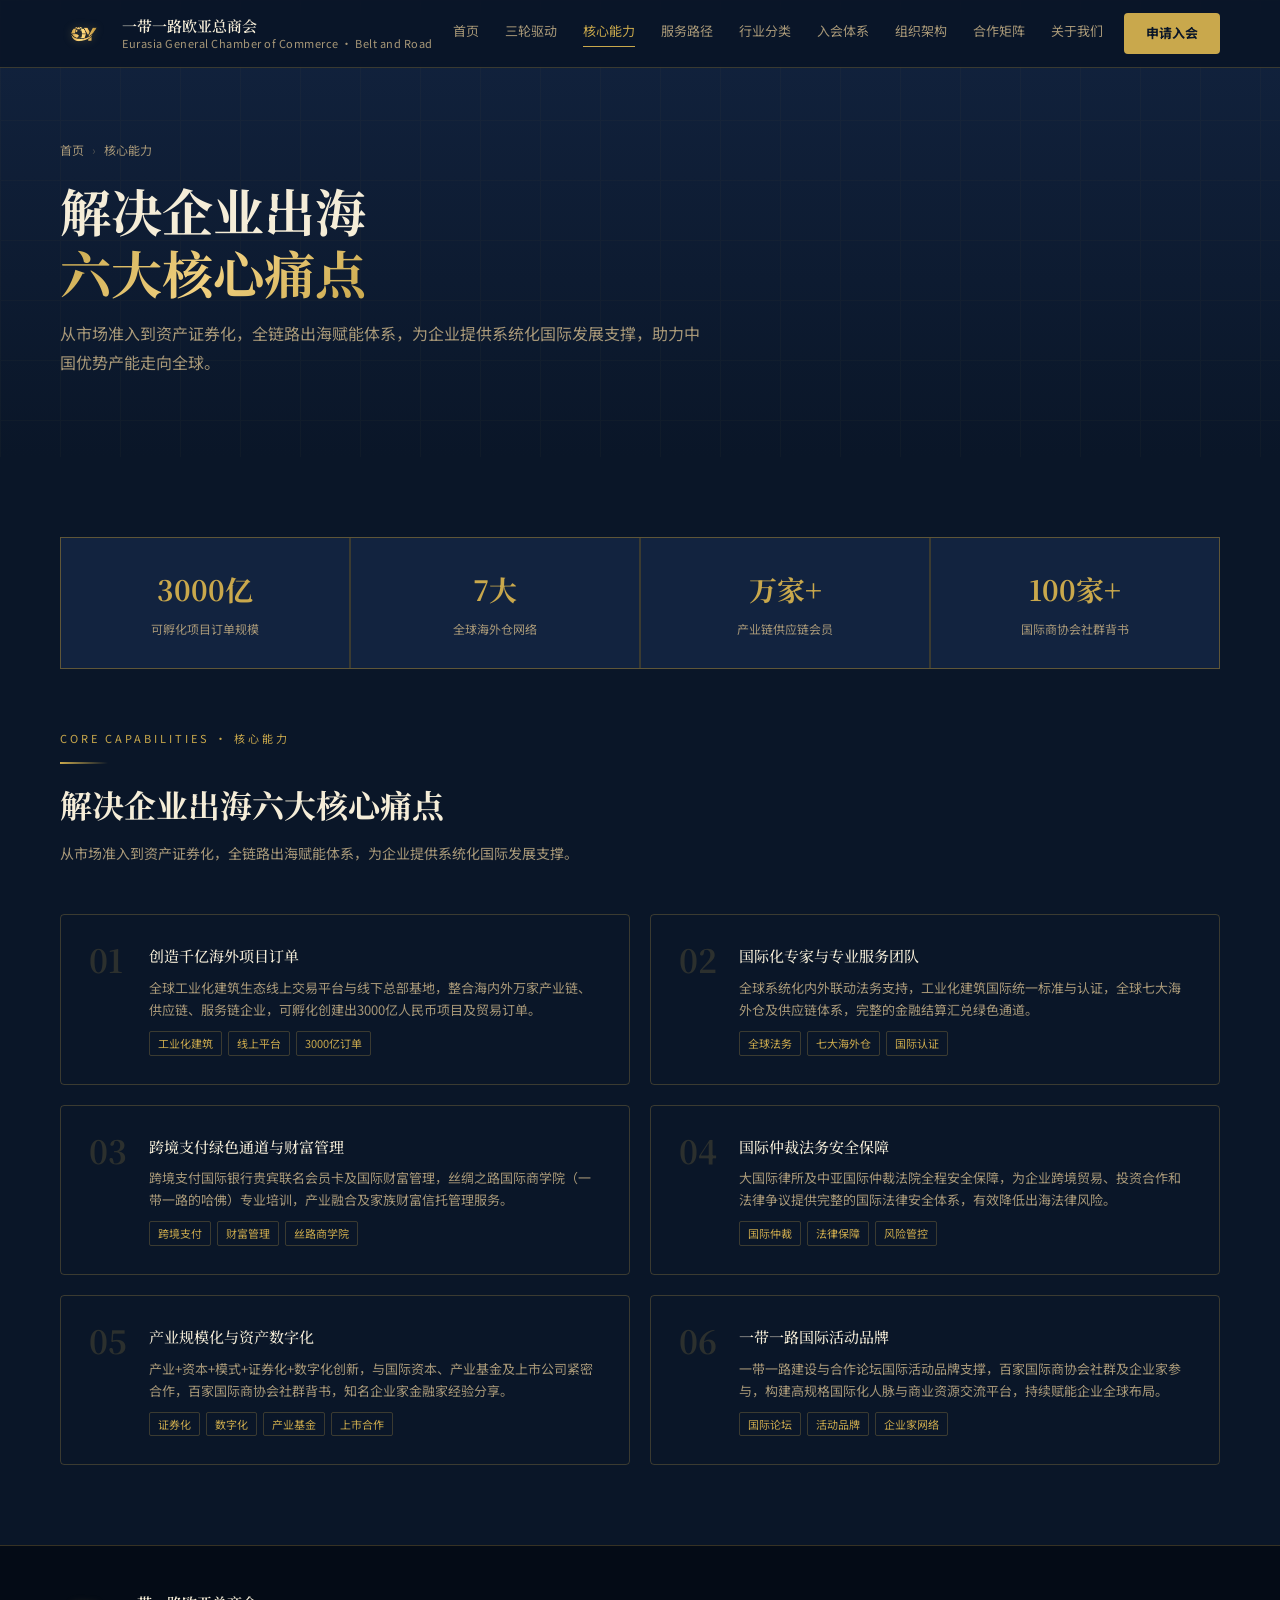
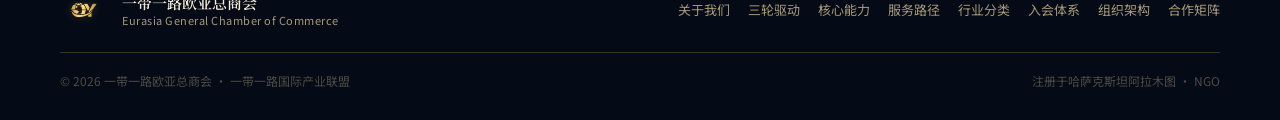
<file: highlights.html>
<!DOCTYPE html>
<html lang="zh-CN">
<head><meta charset="UTF-8"><meta name="viewport" content="width=device-width,initial-scale=1.0">
<title>核心能力 · 一带一路欧亚总商会</title>
<link href="https://fonts.googleapis.com/css2?family=Noto+Serif+SC:wght@400;600;700&family=Noto+Sans+SC:wght@300;400;500;700&display=swap" rel="stylesheet">
<style>
:root{--gold:#C9A84C;--gold-light:#E8D5A0;--gold-dark:#8B6914;--deep:#0A1628;--deep-mid:#12233F;--text-primary:#F5EDD8;--text-muted:#A89878;--text-body:#D4C5A0;--border:rgba(201,168,76,0.25);--border-strong:rgba(201,168,76,0.5)}
*{margin:0;padding:0;box-sizing:border-box}html{scroll-behavior:smooth}
body{font-family:'Noto Sans SC',sans-serif;background:var(--deep);color:var(--text-body);line-height:1.7;overflow-x:hidden}
nav{position:fixed;top:0;left:0;right:0;z-index:100;background:rgba(10,22,40,0.95);backdrop-filter:blur(12px);border-bottom:1px solid var(--border);display:flex;align-items:center;justify-content:space-between;padding:0 60px;height:68px}
.nav-logo{display:flex;align-items:center;gap:14px;text-decoration:none}
.nav-logo-icon{width:48px;height:48px;border-radius:6px;overflow:hidden;display:flex;align-items:center;justify-content:center;flex-shrink:0;background:transparent}.nav-logo-icon img{width:48px;height:48px;object-fit:contain;display:block;filter:brightness(1.2) drop-shadow(0 0 4px rgba(201,168,76,0.3))}
.nav-logo-text{font-family:'Noto Serif SC',serif;font-size:15px;color:var(--text-primary);font-weight:600;line-height:1.4}
.nav-logo-text span{display:block;font-size:11px;color:var(--text-muted);font-weight:400;font-family:'Noto Sans SC',sans-serif;letter-spacing:0.5px}
.nav-links{display:flex;gap:26px}
.nav-links a{text-decoration:none;color:var(--text-muted);font-size:13px;transition:color 0.2s;position:relative;padding-bottom:4px}
.nav-links a:hover,.nav-links a.active{color:var(--gold)}
.nav-links a::after{content:'';position:absolute;bottom:0;left:0;right:0;height:1px;background:var(--gold);transform:scaleX(0);transition:transform 0.2s}
.nav-links a:hover::after,.nav-links a.active::after{transform:scaleX(1)}
.nav-cta{background:var(--gold);color:var(--deep);border:none;padding:9px 22px;font-size:13px;font-weight:700;font-family:'Noto Sans SC',sans-serif;cursor:pointer;border-radius:4px;transition:background 0.2s;text-decoration:none}
.nav-cta:hover{background:var(--gold-light)}
.page-hero{padding:140px 60px 80px;background:linear-gradient(180deg,var(--deep-mid) 0%,var(--deep) 100%);position:relative;overflow:hidden}
.page-hero::before{content:'';position:absolute;inset:0;background-image:linear-gradient(rgba(201,168,76,1) 1px,transparent 1px),linear-gradient(90deg,rgba(201,168,76,1) 1px,transparent 1px);background-size:60px 60px;opacity:0.03}
.page-hero-inner{position:relative;z-index:1;max-width:1200px;margin:0 auto}
.breadcrumb{font-size:12px;color:var(--text-muted);margin-bottom:20px;display:flex;align-items:center;gap:8px}
.breadcrumb a{color:var(--text-muted);text-decoration:none;transition:color 0.2s}.breadcrumb a:hover{color:var(--gold)}
.bsep{color:rgba(168,152,120,0.4)}
.page-title{font-family:'Noto Serif SC',serif;font-size:clamp(32px,4vw,52px);font-weight:700;color:var(--text-primary);line-height:1.2;margin-bottom:16px}
.page-title em{font-style:normal;background:linear-gradient(135deg,var(--gold) 0%,#F0D080 50%,var(--gold) 100%);-webkit-background-clip:text;-webkit-text-fill-color:transparent;background-clip:text}
.page-subtitle{font-size:16px;color:var(--text-muted);max-width:640px;line-height:1.8}
section{padding:80px 60px}
.inn{max-width:1200px;margin:0 auto}
.sl{font-size:11px;letter-spacing:3px;color:var(--gold);text-transform:uppercase;margin-bottom:14px}
.st{font-family:'Noto Serif SC',serif;font-size:clamp(22px,2.5vw,32px);font-weight:700;color:var(--text-primary);line-height:1.3;margin-bottom:16px}
.sd{font-size:14px;color:var(--text-muted);max-width:600px;line-height:1.8}
.dv{width:48px;height:2px;background:linear-gradient(90deg,var(--gold),transparent);margin-bottom:20px}
.rv{opacity:0;transform:translateY(20px);transition:opacity 0.6s ease,transform 0.6s ease}.rv.in{opacity:1;transform:none}
footer{background:rgba(5,12,22,0.98);padding:40px 60px 28px;border-top:1px solid var(--border)}
.fi{max-width:1200px;margin:0 auto;display:flex;justify-content:space-between;align-items:center;flex-wrap:wrap;gap:16px}
.fl{display:flex;gap:18px;flex-wrap:wrap}
.fl a{text-decoration:none;font-size:13px;color:var(--text-muted);transition:color 0.2s}.fl a:hover{color:var(--gold)}
.fc{font-size:12px;color:rgba(168,152,120,0.45);padding-top:18px;margin:18px auto 0;border-top:1px solid var(--border);max-width:1200px;display:flex;justify-content:space-between}

.hl-grid{display:grid;grid-template-columns:1fr 1fr;gap:20px;margin-top:48px}
.hl-item{display:flex;gap:20px;padding:28px;border:1px solid var(--border);border-radius:4px;transition:all 0.2s}
.hl-item:hover{border-color:var(--border-strong);background:rgba(201,168,76,0.02)}
.hl-num{font-family:'Noto Serif SC',serif;font-size:32px;font-weight:700;color:rgba(201,168,76,0.18);line-height:1;flex-shrink:0;width:40px}
.hl-body h4{font-size:15px;color:var(--text-primary);font-weight:500;margin-bottom:8px;font-family:'Noto Serif SC',serif}
.hl-body p{font-size:13px;color:var(--text-muted);line-height:1.7}
.tags{display:flex;flex-wrap:wrap;gap:6px;margin-top:10px}
.tag{font-size:11px;color:var(--gold);border:1px solid var(--border);padding:2px 8px;border-radius:2px}
.summary-bar{display:grid;grid-template-columns:repeat(4,1fr);gap:2px;background:var(--border);border:1px solid var(--border);margin-bottom:60px}
.sum-item{background:var(--deep-mid);padding:28px 24px;text-align:center}
.sum-num{font-family:'Noto Serif SC',serif;font-size:28px;font-weight:700;color:var(--gold);margin-bottom:6px}
.sum-label{font-size:12px;color:var(--text-muted)}
</style><link rel="stylesheet" href="mobile.css">
</head><body>
<nav><a class="nav-logo" href="index.html"><div class="nav-logo-icon"><img src="logo.png" alt="欧亚总商会"></div><div class="nav-logo-text">一带一路欧亚总商会<span>Eurasia General Chamber of Commerce · Belt and Road</span></div></a><div class="nav-links">
    <a href="index.html" >首页</a>
    <a href="pillars.html" >三轮驱动</a>
    <a href="highlights.html" class=active>核心能力</a>
    <a href="service.html" >服务路径</a>
    <a href="industry.html" >行业分类</a>
    <a href="membership.html" >入会体系</a>
    <a href="org.html" >组织架构</a>
    <a href="partners.html" >合作矩阵</a>
    <a href="about.html" >关于我们</a>
  </div><a href="membership.html" class="nav-cta">申请入会</a><button class="hamburger" id="hamburger" aria-label="菜单">
    <span></span><span></span><span></span>
  </button>
  <div class="nav-mobile-menu" id="mobileMenu">
    <a href="index.html">首页</a>
    <a href="pillars.html">三轮驱动</a>
    <a href="highlights.html">核心能力</a>
    <a href="service.html">服务路径</a>
    <a href="industry.html">行业分类</a>
    <a href="membership.html">入会体系</a>
    <a href="org.html">组织架构</a>
    <a href="partners.html">合作矩阵</a>
    <a href="about.html">关于我们</a>
    <a href="apply.html" class="nav-mobile-cta">申请入会</a>
  </div>
</nav>
<div class="page-hero"><div class="page-hero-inner">
<div class="breadcrumb"><a href="index.html">首页</a><span class="bsep">›</span><span>核心能力</span></div>
<h1 class="page-title">解决企业出海<br><em>六大核心痛点</em></h1>
<p class="page-subtitle">从市场准入到资产证券化，全链路出海赋能体系，为企业提供系统化国际发展支撑，助力中国优势产能走向全球。</p>
</div></div>

<section style="background:var(--deep)">
<div class="inn">
<div class="summary-bar rv">
<div class="sum-item"><div class="sum-num">3000亿</div><div class="sum-label">可孵化项目订单规模</div></div>
<div class="sum-item"><div class="sum-num">7大</div><div class="sum-label">全球海外仓网络</div></div>
<div class="sum-item"><div class="sum-num">万家+</div><div class="sum-label">产业链供应链会员</div></div>
<div class="sum-item"><div class="sum-num">100家+</div><div class="sum-label">国际商协会社群背书</div></div>
</div>
<div class="rv">
<div class="sl">CORE CAPABILITIES · 核心能力</div>
<div class="dv"></div>
<h2 class="st">解决企业出海六大核心痛点</h2>
<p class="sd">从市场准入到资产证券化，全链路出海赋能体系，为企业提供系统化国际发展支撑。</p>
</div>
<div class="hl-grid rv">
<div class="hl-item">
<div class="hl-num">01</div>
<div class="hl-body">
<h4>创造千亿海外项目订单</h4>
<p>全球工业化建筑生态线上交易平台与线下总部基地，整合海内外万家产业链、供应链、服务链企业，可孵化创建出3000亿人民币项目及贸易订单。</p>
<div class="tags"><span class="tag">工业化建筑</span><span class="tag">线上平台</span><span class="tag">3000亿订单</span></div>
</div>
</div>
<div class="hl-item">
<div class="hl-num">02</div>
<div class="hl-body">
<h4>国际化专家与专业服务团队</h4>
<p>全球系统化内外联动法务支持，工业化建筑国际统一标准与认证，全球七大海外仓及供应链体系，完整的金融结算汇兑绿色通道。</p>
<div class="tags"><span class="tag">全球法务</span><span class="tag">七大海外仓</span><span class="tag">国际认证</span></div>
</div>
</div>
<div class="hl-item">
<div class="hl-num">03</div>
<div class="hl-body">
<h4>跨境支付绿色通道与财富管理</h4>
<p>跨境支付国际银行贵宾联名会员卡及国际财富管理，丝绸之路国际商学院（一带一路的哈佛）专业培训，产业融合及家族财富信托管理服务。</p>
<div class="tags"><span class="tag">跨境支付</span><span class="tag">财富管理</span><span class="tag">丝路商学院</span></div>
</div>
</div>
<div class="hl-item">
<div class="hl-num">04</div>
<div class="hl-body">
<h4>国际仲裁法务安全保障</h4>
<p>大国际律所及中亚国际仲裁法院全程安全保障，为企业跨境贸易、投资合作和法律争议提供完整的国际法律安全体系，有效降低出海法律风险。</p>
<div class="tags"><span class="tag">国际仲裁</span><span class="tag">法律保障</span><span class="tag">风险管控</span></div>
</div>
</div>
<div class="hl-item">
<div class="hl-num">05</div>
<div class="hl-body">
<h4>产业规模化与资产数字化</h4>
<p>产业+资本+模式+证券化+数字化创新，与国际资本、产业基金及上市公司紧密合作，百家国际商协会社群背书，知名企业家金融家经验分享。</p>
<div class="tags"><span class="tag">证券化</span><span class="tag">数字化</span><span class="tag">产业基金</span><span class="tag">上市合作</span></div>
</div>
</div>
<div class="hl-item">
<div class="hl-num">06</div>
<div class="hl-body">
<h4>一带一路国际活动品牌</h4>
<p>一带一路建设与合作论坛国际活动品牌支撑，百家国际商协会社群及企业家参与，构建高规格国际化人脉与商业资源交流平台，持续赋能企业全球布局。</p>
<div class="tags"><span class="tag">国际论坛</span><span class="tag">活动品牌</span><span class="tag">企业家网络</span></div>
</div>
</div>
</div>
</div>
</section>

<footer><div class="fi"><a href="index.html" class="nav-logo" style="text-decoration:none"><div class="nav-logo-icon"><img src="logo.png" alt="欧亚总商会"></div><div class="nav-logo-text">一带一路欧亚总商会<span>Eurasia General Chamber of Commerce</span></div></a><div class="fl"><a href="about.html">关于我们</a><a href="pillars.html">三轮驱动</a><a href="highlights.html">核心能力</a><a href="service.html">服务路径</a><a href="industry.html">行业分类</a><a href="membership.html">入会体系</a><a href="org.html">组织架构</a><a href="partners.html">合作矩阵</a></div></div><div class="fc"><span>© 2026 一带一路欧亚总商会 · 一带一路国际产业联盟</span><span>注册于哈萨克斯坦阿拉木图 · NGO</span></div></footer><script>const io=new IntersectionObserver(e=>e.forEach((e,i)=>{if(e.isIntersecting){setTimeout(()=>e.target.classList.add("in"),i*60);io.unobserve(e.target)}}),{threshold:0.07});document.querySelectorAll(".rv").forEach(el=>io.observe(el));</script>
<script>
(function(){
  var btn = document.getElementById("hamburger");
  var menu = document.getElementById("mobileMenu");
  if(!btn||!menu) return;
  btn.addEventListener("click", function(){
    btn.classList.toggle("open");
    menu.classList.toggle("open");
  });
  // close on link click
  menu.querySelectorAll("a").forEach(function(a){
    a.addEventListener("click", function(){
      btn.classList.remove("open");
      menu.classList.remove("open");
    });
  });
})();
</script>
</body></html>
</file>
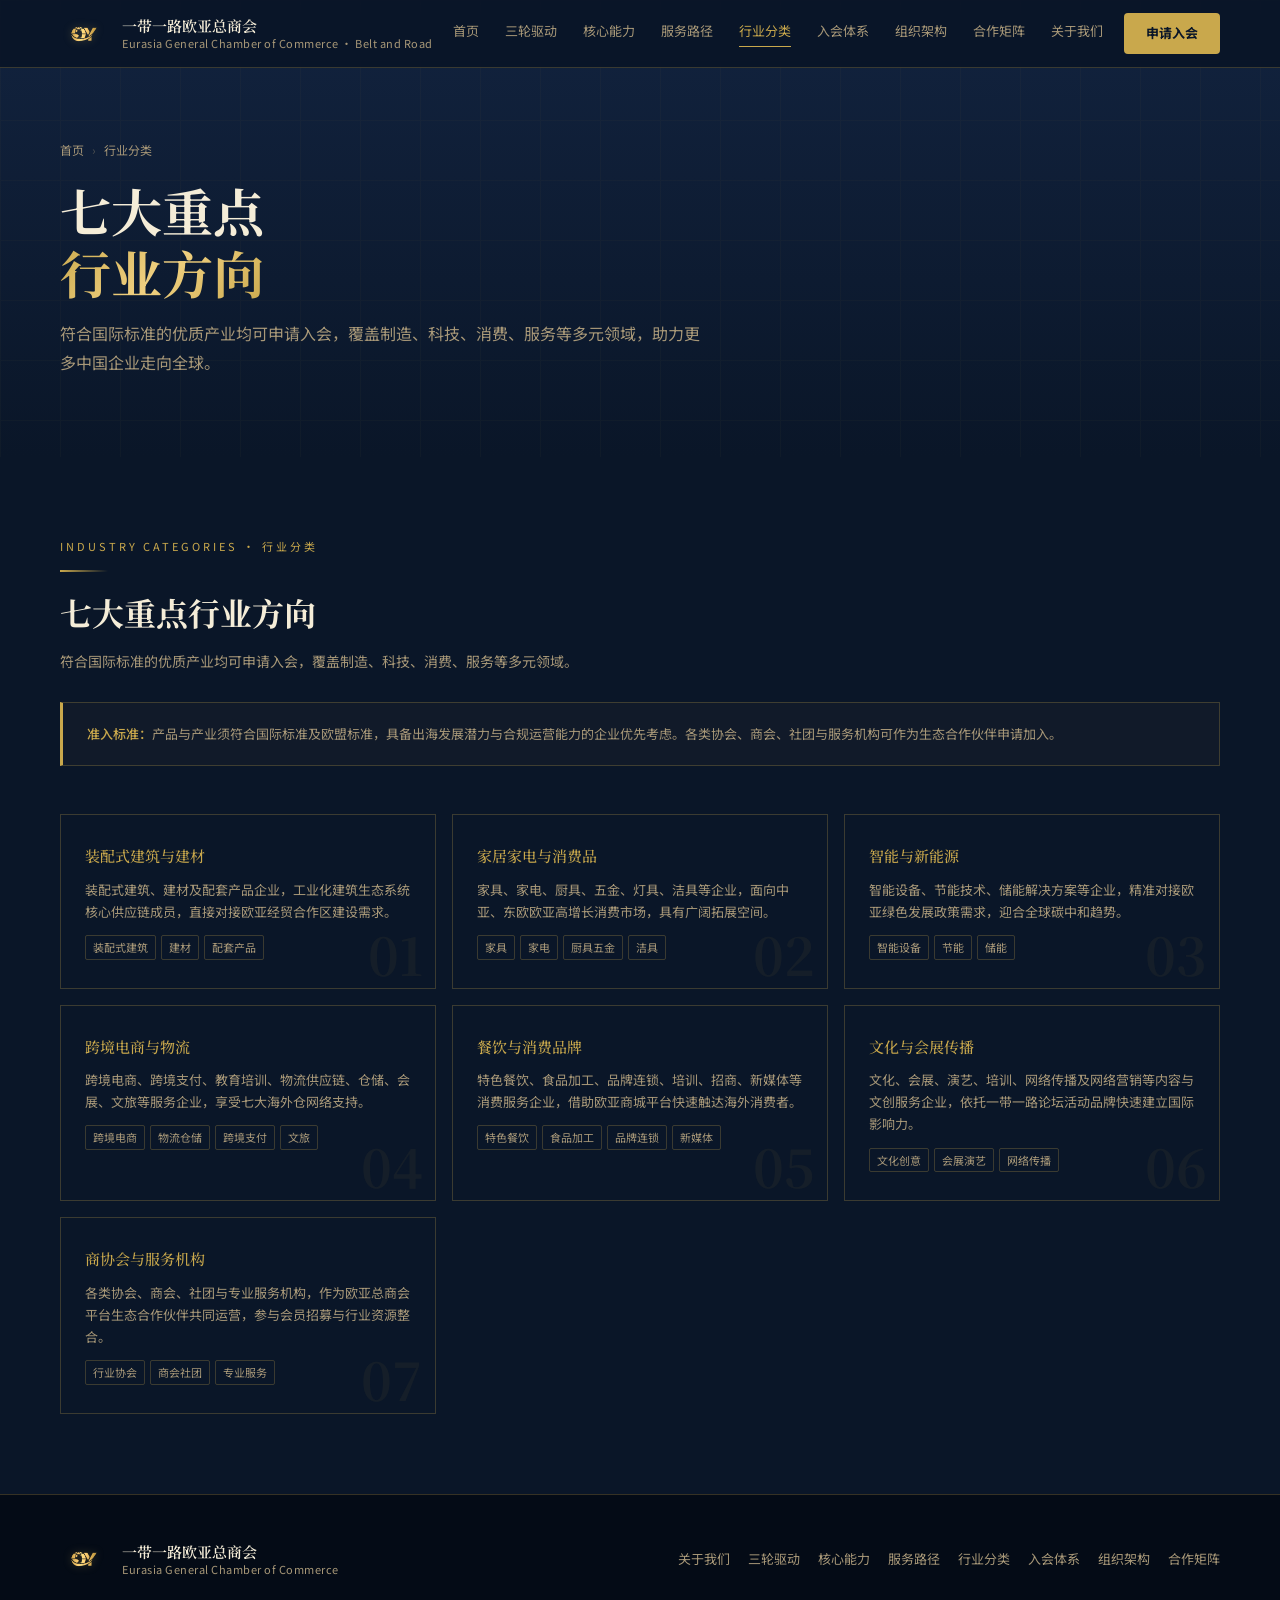
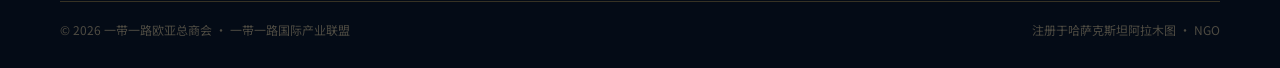
<file: industry.html>
<!DOCTYPE html>
<html lang="zh-CN">
<head><meta charset="UTF-8"><meta name="viewport" content="width=device-width,initial-scale=1.0">
<title>行业分类 · 一带一路欧亚总商会</title>
<link href="https://fonts.googleapis.com/css2?family=Noto+Serif+SC:wght@400;600;700&family=Noto+Sans+SC:wght@300;400;500;700&display=swap" rel="stylesheet">
<style>
:root{--gold:#C9A84C;--gold-light:#E8D5A0;--gold-dark:#8B6914;--deep:#0A1628;--deep-mid:#12233F;--text-primary:#F5EDD8;--text-muted:#A89878;--text-body:#D4C5A0;--border:rgba(201,168,76,0.25);--border-strong:rgba(201,168,76,0.5)}
*{margin:0;padding:0;box-sizing:border-box}html{scroll-behavior:smooth}
body{font-family:'Noto Sans SC',sans-serif;background:var(--deep);color:var(--text-body);line-height:1.7;overflow-x:hidden}
nav{position:fixed;top:0;left:0;right:0;z-index:100;background:rgba(10,22,40,0.95);backdrop-filter:blur(12px);border-bottom:1px solid var(--border);display:flex;align-items:center;justify-content:space-between;padding:0 60px;height:68px}
.nav-logo{display:flex;align-items:center;gap:14px;text-decoration:none}
.nav-logo-icon{width:48px;height:48px;border-radius:6px;overflow:hidden;display:flex;align-items:center;justify-content:center;flex-shrink:0;background:transparent}.nav-logo-icon img{width:48px;height:48px;object-fit:contain;display:block;filter:brightness(1.2) drop-shadow(0 0 4px rgba(201,168,76,0.3))}
.nav-logo-text{font-family:'Noto Serif SC',serif;font-size:15px;color:var(--text-primary);font-weight:600;line-height:1.4}
.nav-logo-text span{display:block;font-size:11px;color:var(--text-muted);font-weight:400;font-family:'Noto Sans SC',sans-serif;letter-spacing:0.5px}
.nav-links{display:flex;gap:26px}
.nav-links a{text-decoration:none;color:var(--text-muted);font-size:13px;transition:color 0.2s;position:relative;padding-bottom:4px}
.nav-links a:hover,.nav-links a.active{color:var(--gold)}
.nav-links a::after{content:'';position:absolute;bottom:0;left:0;right:0;height:1px;background:var(--gold);transform:scaleX(0);transition:transform 0.2s}
.nav-links a:hover::after,.nav-links a.active::after{transform:scaleX(1)}
.nav-cta{background:var(--gold);color:var(--deep);border:none;padding:9px 22px;font-size:13px;font-weight:700;font-family:'Noto Sans SC',sans-serif;cursor:pointer;border-radius:4px;transition:background 0.2s;text-decoration:none}
.nav-cta:hover{background:var(--gold-light)}
.page-hero{padding:140px 60px 80px;background:linear-gradient(180deg,var(--deep-mid) 0%,var(--deep) 100%);position:relative;overflow:hidden}
.page-hero::before{content:'';position:absolute;inset:0;background-image:linear-gradient(rgba(201,168,76,1) 1px,transparent 1px),linear-gradient(90deg,rgba(201,168,76,1) 1px,transparent 1px);background-size:60px 60px;opacity:0.03}
.page-hero-inner{position:relative;z-index:1;max-width:1200px;margin:0 auto}
.breadcrumb{font-size:12px;color:var(--text-muted);margin-bottom:20px;display:flex;align-items:center;gap:8px}
.breadcrumb a{color:var(--text-muted);text-decoration:none;transition:color 0.2s}.breadcrumb a:hover{color:var(--gold)}
.bsep{color:rgba(168,152,120,0.4)}
.page-title{font-family:'Noto Serif SC',serif;font-size:clamp(32px,4vw,52px);font-weight:700;color:var(--text-primary);line-height:1.2;margin-bottom:16px}
.page-title em{font-style:normal;background:linear-gradient(135deg,var(--gold) 0%,#F0D080 50%,var(--gold) 100%);-webkit-background-clip:text;-webkit-text-fill-color:transparent;background-clip:text}
.page-subtitle{font-size:16px;color:var(--text-muted);max-width:640px;line-height:1.8}
section{padding:80px 60px}
.inn{max-width:1200px;margin:0 auto}
.sl{font-size:11px;letter-spacing:3px;color:var(--gold);text-transform:uppercase;margin-bottom:14px}
.st{font-family:'Noto Serif SC',serif;font-size:clamp(22px,2.5vw,32px);font-weight:700;color:var(--text-primary);line-height:1.3;margin-bottom:16px}
.sd{font-size:14px;color:var(--text-muted);max-width:600px;line-height:1.8}
.dv{width:48px;height:2px;background:linear-gradient(90deg,var(--gold),transparent);margin-bottom:20px}
.rv{opacity:0;transform:translateY(20px);transition:opacity 0.6s ease,transform 0.6s ease}.rv.in{opacity:1;transform:none}
footer{background:rgba(5,12,22,0.98);padding:40px 60px 28px;border-top:1px solid var(--border)}
.fi{max-width:1200px;margin:0 auto;display:flex;justify-content:space-between;align-items:center;flex-wrap:wrap;gap:16px}
.fl{display:flex;gap:18px;flex-wrap:wrap}
.fl a{text-decoration:none;font-size:13px;color:var(--text-muted);transition:color 0.2s}.fl a:hover{color:var(--gold)}
.fc{font-size:12px;color:rgba(168,152,120,0.45);padding-top:18px;margin:18px auto 0;border-top:1px solid var(--border);max-width:1200px;display:flex;justify-content:space-between}

.ind-grid{display:grid;grid-template-columns:repeat(3,1fr);gap:16px;margin-top:48px}
.ind-item{border:1px solid var(--border);padding:28px 24px;transition:all 0.2s;position:relative;overflow:hidden}
.ind-item:hover{border-color:var(--border-strong);background:rgba(201,168,76,0.03)}
.ind-item::before{content:attr(data-num);position:absolute;bottom:8px;right:12px;font-family:'Noto Serif SC',serif;font-size:52px;font-weight:700;color:rgba(201,168,76,0.06);line-height:1;pointer-events:none}
.ind-item h4{font-size:15px;color:var(--gold);font-weight:500;margin-bottom:10px;font-family:'Noto Serif SC',serif}
.ind-item p{font-size:13px;color:var(--text-muted);line-height:1.7;margin-bottom:12px}
.ind-tags{display:flex;flex-wrap:wrap;gap:5px}
.itag{font-size:11px;color:var(--text-muted);border:1px solid var(--border);padding:2px 7px;border-radius:2px}
.std-note{border:1px solid var(--border);border-left:3px solid var(--gold);padding:20px 24px;background:rgba(201,168,76,0.03);margin-bottom:48px}
.std-note p{font-size:13px;color:var(--text-muted);line-height:1.7}
.std-note strong{color:var(--gold);font-weight:500}
</style><link rel="stylesheet" href="mobile.css">
</head><body>
<nav><a class="nav-logo" href="index.html"><div class="nav-logo-icon"><img src="logo.png" alt="欧亚总商会"></div><div class="nav-logo-text">一带一路欧亚总商会<span>Eurasia General Chamber of Commerce · Belt and Road</span></div></a><div class="nav-links">
    <a href="index.html" >首页</a>
    <a href="pillars.html" >三轮驱动</a>
    <a href="highlights.html" >核心能力</a>
    <a href="service.html" >服务路径</a>
    <a href="industry.html" class=active>行业分类</a>
    <a href="membership.html" >入会体系</a>
    <a href="org.html" >组织架构</a>
    <a href="partners.html" >合作矩阵</a>
    <a href="about.html" >关于我们</a>
  </div><a href="membership.html" class="nav-cta">申请入会</a><button class="hamburger" id="hamburger" aria-label="菜单">
    <span></span><span></span><span></span>
  </button>
  <div class="nav-mobile-menu" id="mobileMenu">
    <a href="index.html">首页</a>
    <a href="pillars.html">三轮驱动</a>
    <a href="highlights.html">核心能力</a>
    <a href="service.html">服务路径</a>
    <a href="industry.html">行业分类</a>
    <a href="membership.html">入会体系</a>
    <a href="org.html">组织架构</a>
    <a href="partners.html">合作矩阵</a>
    <a href="about.html">关于我们</a>
    <a href="apply.html" class="nav-mobile-cta">申请入会</a>
  </div>
</nav>
<div class="page-hero"><div class="page-hero-inner">
<div class="breadcrumb"><a href="index.html">首页</a><span class="bsep">›</span><span>行业分类</span></div>
<h1 class="page-title">七大重点<br><em>行业方向</em></h1>
<p class="page-subtitle">符合国际标准的优质产业均可申请入会，覆盖制造、科技、消费、服务等多元领域，助力更多中国企业走向全球。</p>
</div></div>

<section style="background:var(--deep)">
<div class="inn">
<div class="rv">
<div class="sl">INDUSTRY CATEGORIES · 行业分类</div>
<div class="dv"></div>
<h2 class="st">七大重点行业方向</h2>
<p class="sd" style="margin-bottom:28px">符合国际标准的优质产业均可申请入会，覆盖制造、科技、消费、服务等多元领域。</p>
</div>
<div class="std-note rv">
<p><strong>准入标准：</strong>产品与产业须符合国际标准及欧盟标准，具备出海发展潜力与合规运营能力的企业优先考虑。各类协会、商会、社团与服务机构可作为生态合作伙伴申请加入。</p>
</div>
<div class="ind-grid rv">
<div class="ind-item" data-num="01">
<h4>装配式建筑与建材</h4>
<p>装配式建筑、建材及配套产品企业，工业化建筑生态系统核心供应链成员，直接对接欧亚经贸合作区建设需求。</p>
<div class="ind-tags"><span class="itag">装配式建筑</span><span class="itag">建材</span><span class="itag">配套产品</span></div>
</div>
<div class="ind-item" data-num="02">
<h4>家居家电与消费品</h4>
<p>家具、家电、厨具、五金、灯具、洁具等企业，面向中亚、东欧欧亚高增长消费市场，具有广阔拓展空间。</p>
<div class="ind-tags"><span class="itag">家具</span><span class="itag">家电</span><span class="itag">厨具五金</span><span class="itag">洁具</span></div>
</div>
<div class="ind-item" data-num="03">
<h4>智能与新能源</h4>
<p>智能设备、节能技术、储能解决方案等企业，精准对接欧亚绿色发展政策需求，迎合全球碳中和趋势。</p>
<div class="ind-tags"><span class="itag">智能设备</span><span class="itag">节能</span><span class="itag">储能</span></div>
</div>
<div class="ind-item" data-num="04">
<h4>跨境电商与物流</h4>
<p>跨境电商、跨境支付、教育培训、物流供应链、仓储、会展、文旅等服务企业，享受七大海外仓网络支持。</p>
<div class="ind-tags"><span class="itag">跨境电商</span><span class="itag">物流仓储</span><span class="itag">跨境支付</span><span class="itag">文旅</span></div>
</div>
<div class="ind-item" data-num="05">
<h4>餐饮与消费品牌</h4>
<p>特色餐饮、食品加工、品牌连锁、培训、招商、新媒体等消费服务企业，借助欧亚商城平台快速触达海外消费者。</p>
<div class="ind-tags"><span class="itag">特色餐饮</span><span class="itag">食品加工</span><span class="itag">品牌连锁</span><span class="itag">新媒体</span></div>
</div>
<div class="ind-item" data-num="06">
<h4>文化与会展传播</h4>
<p>文化、会展、演艺、培训、网络传播及网络营销等内容与文创服务企业，依托一带一路论坛活动品牌快速建立国际影响力。</p>
<div class="ind-tags"><span class="itag">文化创意</span><span class="itag">会展演艺</span><span class="itag">网络传播</span></div>
</div>
<div class="ind-item" data-num="07">
<h4>商协会与服务机构</h4>
<p>各类协会、商会、社团与专业服务机构，作为欧亚总商会平台生态合作伙伴共同运营，参与会员招募与行业资源整合。</p>
<div class="ind-tags"><span class="itag">行业协会</span><span class="itag">商会社团</span><span class="itag">专业服务</span></div>
</div>
</div>
</div>
</section>

<footer><div class="fi"><a href="index.html" class="nav-logo" style="text-decoration:none"><div class="nav-logo-icon"><img src="logo.png" alt="欧亚总商会"></div><div class="nav-logo-text">一带一路欧亚总商会<span>Eurasia General Chamber of Commerce</span></div></a><div class="fl"><a href="about.html">关于我们</a><a href="pillars.html">三轮驱动</a><a href="highlights.html">核心能力</a><a href="service.html">服务路径</a><a href="industry.html">行业分类</a><a href="membership.html">入会体系</a><a href="org.html">组织架构</a><a href="partners.html">合作矩阵</a></div></div><div class="fc"><span>© 2026 一带一路欧亚总商会 · 一带一路国际产业联盟</span><span>注册于哈萨克斯坦阿拉木图 · NGO</span></div></footer><script>const io=new IntersectionObserver(e=>e.forEach((e,i)=>{if(e.isIntersecting){setTimeout(()=>e.target.classList.add("in"),i*60);io.unobserve(e.target)}}),{threshold:0.07});document.querySelectorAll(".rv").forEach(el=>io.observe(el));</script>
<script>
(function(){
  var btn = document.getElementById("hamburger");
  var menu = document.getElementById("mobileMenu");
  if(!btn||!menu) return;
  btn.addEventListener("click", function(){
    btn.classList.toggle("open");
    menu.classList.toggle("open");
  });
  // close on link click
  menu.querySelectorAll("a").forEach(function(a){
    a.addEventListener("click", function(){
      btn.classList.remove("open");
      menu.classList.remove("open");
    });
  });
})();
</script>
</body></html>
</file>
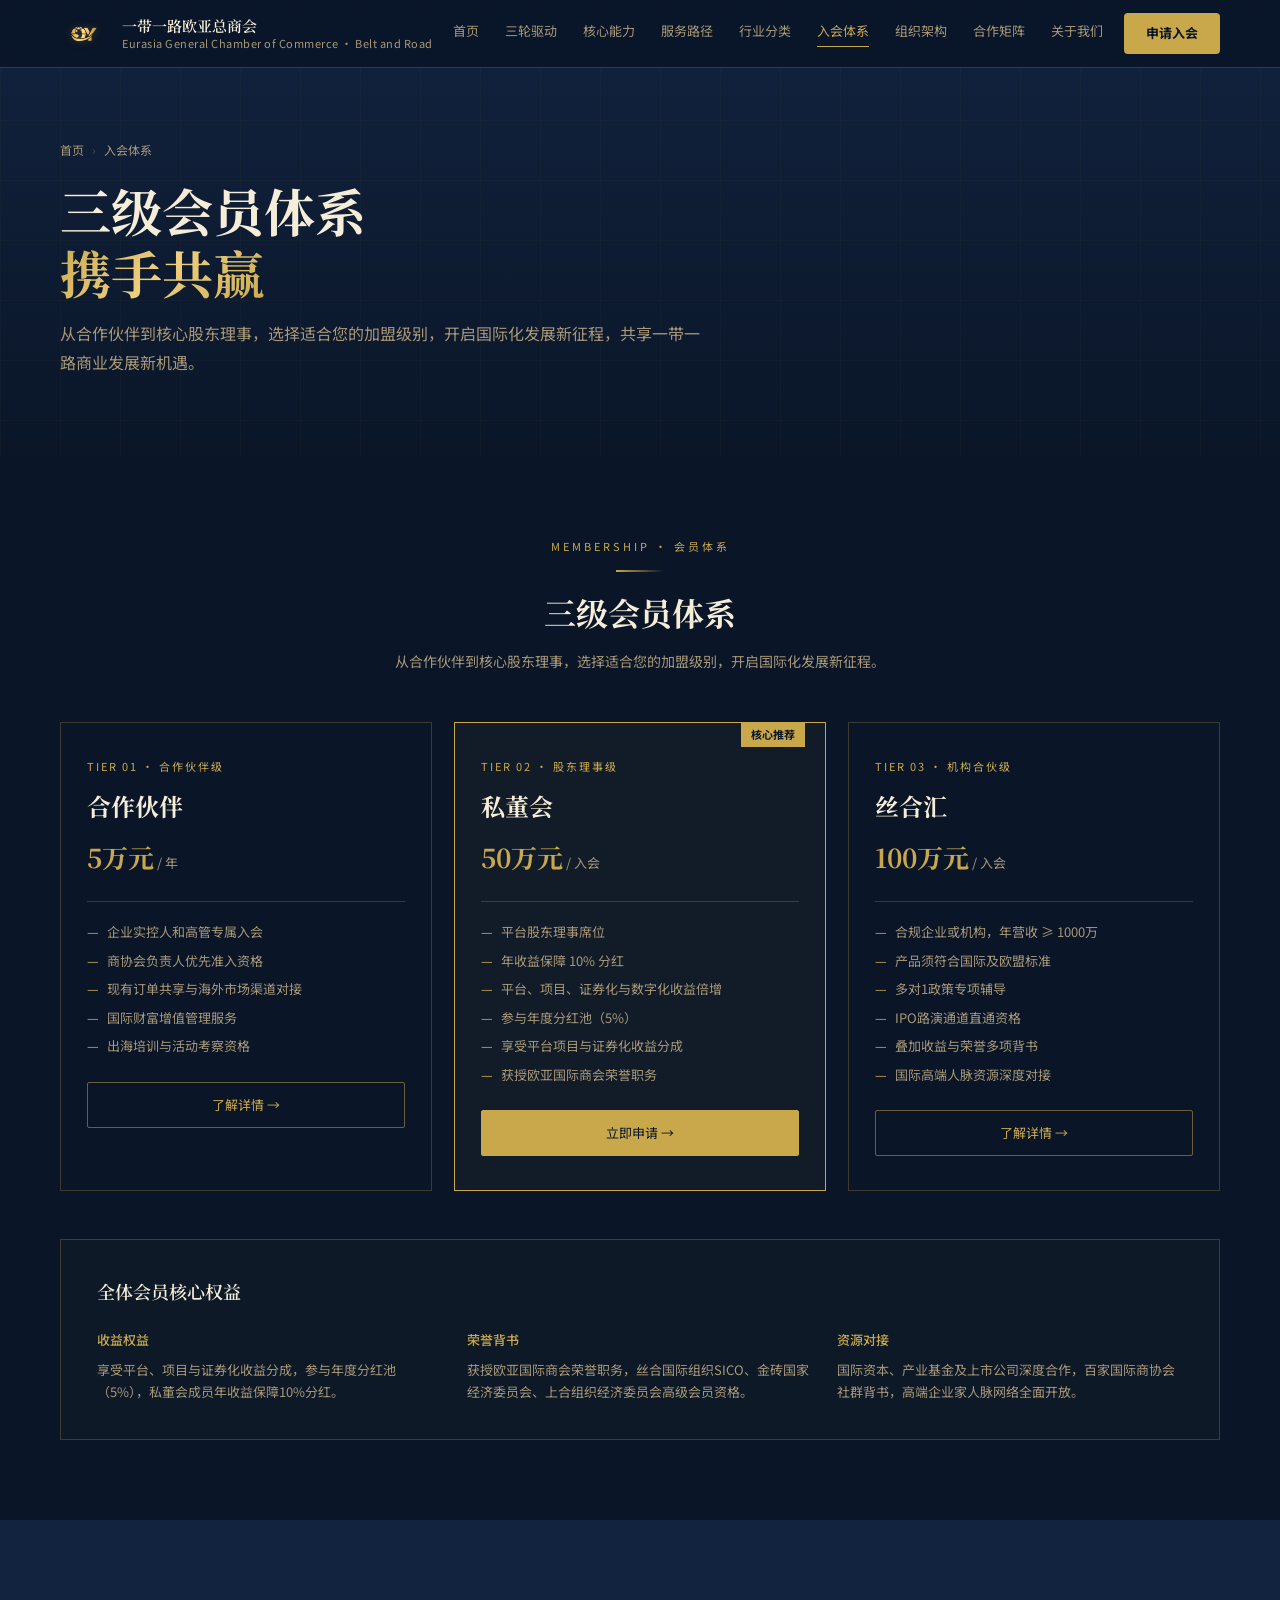
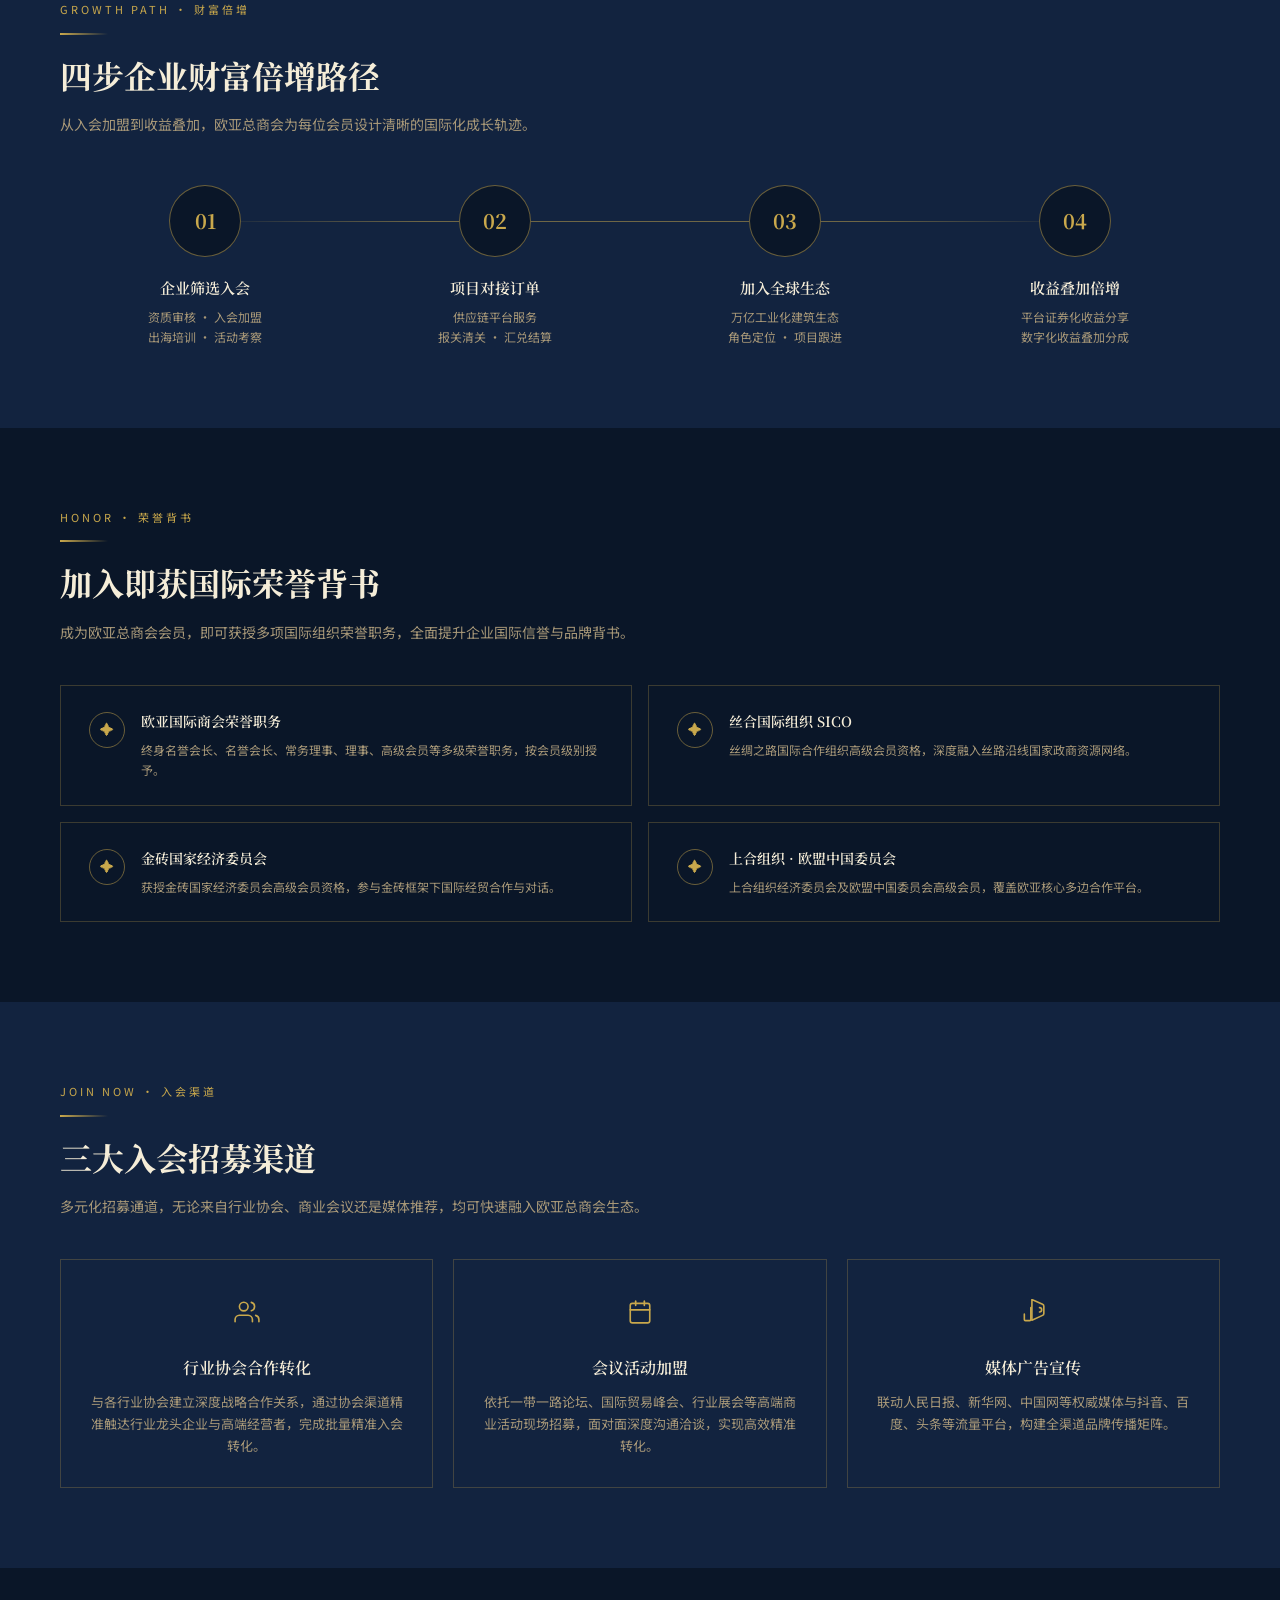
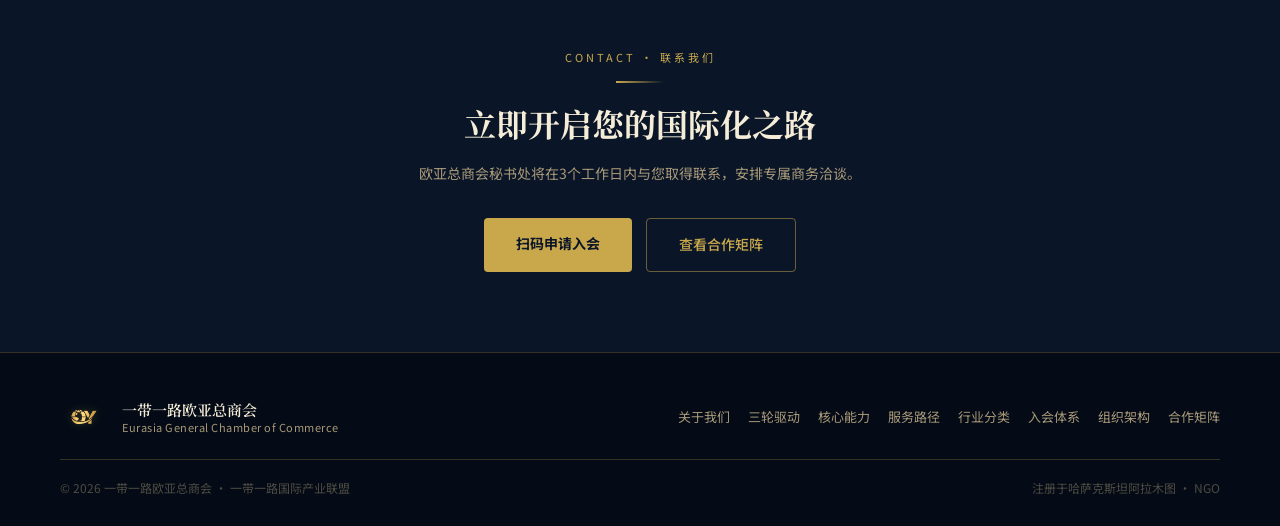
<file: membership.html>
<!DOCTYPE html>
<html lang="zh-CN">
<head><meta charset="UTF-8"><meta name="viewport" content="width=device-width,initial-scale=1.0">
<title>入会体系 · 一带一路欧亚总商会</title>
<link href="https://fonts.googleapis.com/css2?family=Noto+Serif+SC:wght@400;600;700&family=Noto+Sans+SC:wght@300;400;500;700&display=swap" rel="stylesheet">
<style>
:root{--gold:#C9A84C;--gold-light:#E8D5A0;--gold-dark:#8B6914;--deep:#0A1628;--deep-mid:#12233F;--text-primary:#F5EDD8;--text-muted:#A89878;--text-body:#D4C5A0;--border:rgba(201,168,76,0.25);--border-strong:rgba(201,168,76,0.5)}
*{margin:0;padding:0;box-sizing:border-box}html{scroll-behavior:smooth}
body{font-family:'Noto Sans SC',sans-serif;background:var(--deep);color:var(--text-body);line-height:1.7;overflow-x:hidden}
nav{position:fixed;top:0;left:0;right:0;z-index:100;background:rgba(10,22,40,0.95);backdrop-filter:blur(12px);border-bottom:1px solid var(--border);display:flex;align-items:center;justify-content:space-between;padding:0 60px;height:68px}
.nav-logo{display:flex;align-items:center;gap:14px;text-decoration:none}
.nav-logo-icon{width:48px;height:48px;border-radius:6px;overflow:hidden;display:flex;align-items:center;justify-content:center;flex-shrink:0;background:transparent}.nav-logo-icon img{width:48px;height:48px;object-fit:contain;display:block;filter:brightness(1.2) drop-shadow(0 0 4px rgba(201,168,76,0.3))}
.nav-logo-text{font-family:'Noto Serif SC',serif;font-size:15px;color:var(--text-primary);font-weight:600;line-height:1.4}
.nav-logo-text span{display:block;font-size:11px;color:var(--text-muted);font-weight:400;font-family:'Noto Sans SC',sans-serif;letter-spacing:0.5px}
.nav-links{display:flex;gap:26px}
.nav-links a{text-decoration:none;color:var(--text-muted);font-size:13px;transition:color 0.2s;position:relative;padding-bottom:4px}
.nav-links a:hover,.nav-links a.active{color:var(--gold)}
.nav-links a::after{content:'';position:absolute;bottom:0;left:0;right:0;height:1px;background:var(--gold);transform:scaleX(0);transition:transform 0.2s}
.nav-links a:hover::after,.nav-links a.active::after{transform:scaleX(1)}
.nav-cta{background:var(--gold);color:var(--deep);border:none;padding:9px 22px;font-size:13px;font-weight:700;font-family:'Noto Sans SC',sans-serif;cursor:pointer;border-radius:4px;transition:background 0.2s;text-decoration:none}
.nav-cta:hover{background:var(--gold-light)}
.page-hero{padding:140px 60px 80px;background:linear-gradient(180deg,var(--deep-mid) 0%,var(--deep) 100%);position:relative;overflow:hidden}
.page-hero::before{content:'';position:absolute;inset:0;background-image:linear-gradient(rgba(201,168,76,1) 1px,transparent 1px),linear-gradient(90deg,rgba(201,168,76,1) 1px,transparent 1px);background-size:60px 60px;opacity:0.03}
.page-hero-inner{position:relative;z-index:1;max-width:1200px;margin:0 auto}
.breadcrumb{font-size:12px;color:var(--text-muted);margin-bottom:20px;display:flex;align-items:center;gap:8px}
.breadcrumb a{color:var(--text-muted);text-decoration:none;transition:color 0.2s}.breadcrumb a:hover{color:var(--gold)}
.bsep{color:rgba(168,152,120,0.4)}
.page-title{font-family:'Noto Serif SC',serif;font-size:clamp(32px,4vw,52px);font-weight:700;color:var(--text-primary);line-height:1.2;margin-bottom:16px}
.page-title em{font-style:normal;background:linear-gradient(135deg,var(--gold) 0%,#F0D080 50%,var(--gold) 100%);-webkit-background-clip:text;-webkit-text-fill-color:transparent;background-clip:text}
.page-subtitle{font-size:16px;color:var(--text-muted);max-width:640px;line-height:1.8}
section{padding:80px 60px}
.inn{max-width:1200px;margin:0 auto}
.sl{font-size:11px;letter-spacing:3px;color:var(--gold);text-transform:uppercase;margin-bottom:14px}
.st{font-family:'Noto Serif SC',serif;font-size:clamp(22px,2.5vw,32px);font-weight:700;color:var(--text-primary);line-height:1.3;margin-bottom:16px}
.sd{font-size:14px;color:var(--text-muted);max-width:600px;line-height:1.8}
.dv{width:48px;height:2px;background:linear-gradient(90deg,var(--gold),transparent);margin-bottom:20px}
.rv{opacity:0;transform:translateY(20px);transition:opacity 0.6s ease,transform 0.6s ease}.rv.in{opacity:1;transform:none}
footer{background:rgba(5,12,22,0.98);padding:40px 60px 28px;border-top:1px solid var(--border)}
.fi{max-width:1200px;margin:0 auto;display:flex;justify-content:space-between;align-items:center;flex-wrap:wrap;gap:16px}
.fl{display:flex;gap:18px;flex-wrap:wrap}
.fl a{text-decoration:none;font-size:13px;color:var(--text-muted);transition:color 0.2s}.fl a:hover{color:var(--gold)}
.fc{font-size:12px;color:rgba(168,152,120,0.45);padding-top:18px;margin:18px auto 0;border-top:1px solid var(--border);max-width:1200px;display:flex;justify-content:space-between}

.mem-grid{display:grid;grid-template-columns:repeat(3,1fr);gap:22px;margin-top:48px}
.mem-card{border:1px solid var(--border);padding:34px 26px;position:relative;transition:all 0.2s}
.mem-card:hover{border-color:var(--border-strong);transform:translateY(-2px)}
.mem-card.feat{border-color:var(--gold);background:rgba(201,168,76,0.04)}
.mbadge{display:inline-block;background:var(--gold);color:var(--deep);font-size:11px;font-weight:700;padding:3px 10px;position:absolute;top:-1px;right:20px}
.mt{font-size:11px;letter-spacing:2px;color:var(--gold);margin-bottom:10px}
.mn{font-family:'Noto Serif SC',serif;font-size:24px;font-weight:700;color:var(--text-primary);margin-bottom:8px}
.mp{font-family:'Noto Serif SC',serif;font-size:26px;font-weight:700;color:var(--gold);margin-bottom:22px}
.mp span{font-size:13px;font-family:'Noto Sans SC',sans-serif;color:var(--text-muted);font-weight:400}
.mdv{height:1px;background:var(--border);margin-bottom:20px}
.mf{list-style:none;display:flex;flex-direction:column;gap:9px;margin-bottom:26px}
.mf li{font-size:13px;color:var(--text-muted);display:flex;align-items:flex-start;gap:8px;line-height:1.5}
.mf li::before{content:'—';color:var(--gold);flex-shrink:0}
.mbtn{width:100%;padding:11px;background:transparent;border:1px solid var(--border-strong);color:var(--gold);font-size:13px;font-family:'Noto Sans SC',sans-serif;cursor:pointer;border-radius:2px;transition:all 0.2s;text-decoration:none;display:block;text-align:center}
.mbtn:hover,.mem-card.feat .mbtn{background:var(--gold);color:var(--deep);border-color:var(--gold)}
.rights-box{margin-top:48px;padding:36px;border:1px solid var(--border);background:rgba(201,168,76,0.02)}
.rights-box h3{font-family:'Noto Serif SC',serif;font-size:18px;color:var(--text-primary);margin-bottom:22px;font-weight:600}
.rg{display:grid;grid-template-columns:repeat(3,1fr);gap:24px}
.ri h5{font-size:13px;color:var(--gold);margin-bottom:8px;font-weight:500}
.ri p{font-size:13px;color:var(--text-muted);line-height:1.7}
/* path steps */
.path-steps{display:grid;grid-template-columns:repeat(4,1fr);gap:0;margin-top:48px;position:relative}
.path-steps::before{content:'';position:absolute;top:36px;left:12.5%;right:12.5%;height:1px;background:linear-gradient(90deg,transparent,var(--border-strong),var(--border-strong),var(--border-strong),transparent);z-index:0}
.ps{display:flex;flex-direction:column;align-items:center;text-align:center;padding:0 16px;position:relative;z-index:1}
.ps-num{width:72px;height:72px;border:1px solid var(--border-strong);border-radius:50%;display:flex;align-items:center;justify-content:center;font-family:'Noto Serif SC',serif;font-size:20px;font-weight:700;color:var(--gold);background:var(--deep);margin-bottom:18px;transition:all 0.2s}
.ps-num:hover{background:rgba(201,168,76,0.08)}
.ps-name{font-family:'Noto Serif SC',serif;font-size:15px;color:var(--text-primary);font-weight:600;margin-bottom:6px}
.ps-desc{font-size:12px;color:var(--text-muted);line-height:1.7;max-width:160px}
/* honor */
.honor-grid{display:grid;grid-template-columns:repeat(2,1fr);gap:16px;margin-top:40px}
.honor-card{border:1px solid var(--border);padding:24px 28px;display:flex;gap:16px;align-items:flex-start;transition:all 0.2s}
.honor-card:hover{border-color:var(--border-strong);background:rgba(201,168,76,0.02)}
.honor-icon{width:36px;height:36px;border:1px solid var(--border-strong);border-radius:50%;display:flex;align-items:center;justify-content:center;font-size:14px;color:var(--gold);flex-shrink:0;margin-top:2px}
.honor-card h5{font-family:'Noto Serif SC',serif;font-size:14px;color:var(--text-primary);font-weight:600;margin-bottom:6px}
.honor-card p{font-size:12px;color:var(--text-muted);line-height:1.7}

.recruit-grid{display:grid;grid-template-columns:repeat(3,1fr);gap:20px;margin-top:40px}
.rc{border:1px solid var(--border);padding:30px 24px;text-align:center;transition:all 0.2s}
.rc:hover{border-color:var(--border-strong);background:rgba(201,168,76,0.03)}
.rc-icon{font-size:28px;margin-bottom:16px;display:block}
.rc h4{font-family:'Noto Serif SC',serif;font-size:16px;color:var(--text-primary);margin-bottom:10px;font-weight:600}
.rc p{font-size:13px;color:var(--text-muted);line-height:1.7}
</style><link rel="stylesheet" href="mobile.css">
</head><body>
<nav><a class="nav-logo" href="index.html"><div class="nav-logo-icon"><img src="logo.png" alt="欧亚总商会"></div><div class="nav-logo-text">一带一路欧亚总商会<span>Eurasia General Chamber of Commerce · Belt and Road</span></div></a><div class="nav-links">
    <a href="index.html" >首页</a>
    <a href="pillars.html" >三轮驱动</a>
    <a href="highlights.html" >核心能力</a>
    <a href="service.html" >服务路径</a>
    <a href="industry.html" >行业分类</a>
    <a href="membership.html" class=active>入会体系</a>
    <a href="org.html" >组织架构</a>
    <a href="partners.html" >合作矩阵</a>
    <a href="about.html" >关于我们</a>
  </div><a href="apply.html" class="nav-cta">申请入会</a><button class="hamburger" id="hamburger" aria-label="菜单">
    <span></span><span></span><span></span>
  </button>
  <div class="nav-mobile-menu" id="mobileMenu">
    <a href="index.html">首页</a>
    <a href="pillars.html">三轮驱动</a>
    <a href="highlights.html">核心能力</a>
    <a href="service.html">服务路径</a>
    <a href="industry.html">行业分类</a>
    <a href="membership.html">入会体系</a>
    <a href="org.html">组织架构</a>
    <a href="partners.html">合作矩阵</a>
    <a href="about.html">关于我们</a>
    <a href="apply.html" class="nav-mobile-cta">申请入会</a>
  </div>
</nav>
<div class="page-hero"><div class="page-hero-inner">
<div class="breadcrumb"><a href="index.html">首页</a><span class="bsep">›</span><span>入会体系</span></div>
<h1 class="page-title">三级会员体系<br><em>携手共赢</em></h1>
<p class="page-subtitle">从合作伙伴到核心股东理事，选择适合您的加盟级别，开启国际化发展新征程，共享一带一路商业发展新机遇。</p>
</div></div>

<section style="background:var(--deep)">
<div class="inn">
<div class="rv" style="text-align:center;margin-bottom:0">
<div class="sl" style="text-align:center">MEMBERSHIP · 会员体系</div>
<div class="dv" style="margin:0 auto 20px"></div>
<h2 class="st" style="text-align:center">三级会员体系</h2>
<p class="sd" style="text-align:center;margin:0 auto">从合作伙伴到核心股东理事，选择适合您的加盟级别，开启国际化发展新征程。</p>
</div>
<div class="mem-grid rv">
<div class="mem-card">
<div class="mt">TIER 01 · 合作伙伴级</div>
<div class="mn">合作伙伴</div>
<div class="mp">5万元<span> / 年</span></div>
<div class="mdv"></div>
<ul class="mf">
<li>企业实控人和高管专属入会</li>
<li>商协会负责人优先准入资格</li>
<li>现有订单共享与海外市场渠道对接</li>
<li>国际财富增值管理服务</li>
<li>出海培训与活动考察资格</li>
</ul>
<a href="apply.html" class="mbtn">了解详情 →</a>
</div>
<div class="mem-card feat">
<div class="mbadge">核心推荐</div>
<div class="mt">TIER 02 · 股东理事级</div>
<div class="mn">私董会</div>
<div class="mp">50万元<span> / 入会</span></div>
<div class="mdv"></div>
<ul class="mf">
<li>平台股东理事席位</li>
<li>年收益保障 10% 分红</li>
<li>平台、项目、证券化与数字化收益倍增</li>
<li>参与年度分红池（5%）</li>
<li>享受平台项目与证券化收益分成</li>
<li>获授欧亚国际商会荣誉职务</li>
</ul>
<a href="apply.html" class="mbtn">立即申请 →</a>
</div>
<div class="mem-card">
<div class="mt">TIER 03 · 机构合伙级</div>
<div class="mn">丝合汇</div>
<div class="mp">100万元<span> / 入会</span></div>
<div class="mdv"></div>
<ul class="mf">
<li>合规企业或机构，年营收 ≥ 1000万</li>
<li>产品须符合国际及欧盟标准</li>
<li>多对1政策专项辅导</li>
<li>IPO路演通道直通资格</li>
<li>叠加收益与荣誉多项背书</li>
<li>国际高端人脉资源深度对接</li>
</ul>
<a href="apply.html" class="mbtn">了解详情 →</a>
</div>
</div>
<div class="rights-box rv">
<h3>全体会员核心权益</h3>
<div class="rg">
<div class="ri"><h5>收益权益</h5><p>享受平台、项目与证券化收益分成，参与年度分红池（5%），私董会成员年收益保障10%分红。</p></div>
<div class="ri"><h5>荣誉背书</h5><p>获授欧亚国际商会荣誉职务，丝合国际组织SICO、金砖国家经济委员会、上合组织经济委员会高级会员资格。</p></div>
<div class="ri"><h5>资源对接</h5><p>国际资本、产业基金及上市公司深度合作，百家国际商协会社群背书，高端企业家人脉网络全面开放。</p></div>
</div>
</div>
</div>
</section>

<!-- 财富倍增路径 -->
<section style="background:var(--deep-mid)">
<div class="inn">
<div class="rv">
<div class="sl">GROWTH PATH · 财富倍增</div>
<div class="dv"></div>
<h2 class="st">四步企业财富倍增路径</h2>
<p class="sd">从入会加盟到收益叠加，欧亚总商会为每位会员设计清晰的国际化成长轨迹。</p>
</div>
<div class="path-steps rv">
<div class="ps">
  <div class="ps-num">01</div>
  <div class="ps-name">企业筛选入会</div>
  <div class="ps-desc">资质审核 · 入会加盟<br>出海培训 · 活动考察</div>
</div>
<div class="ps">
  <div class="ps-num">02</div>
  <div class="ps-name">项目对接订单</div>
  <div class="ps-desc">供应链平台服务<br>报关清关 · 汇兑结算</div>
</div>
<div class="ps">
  <div class="ps-num">03</div>
  <div class="ps-name">加入全球生态</div>
  <div class="ps-desc">万亿工业化建筑生态<br>角色定位 · 项目跟进</div>
</div>
<div class="ps">
  <div class="ps-num">04</div>
  <div class="ps-name">收益叠加倍增</div>
  <div class="ps-desc">平台证券化收益分享<br>数字化收益叠加分成</div>
</div>
</div>
</div>
</section>

<!-- 荣誉背书 -->
<section style="background:var(--deep)">
<div class="inn">
<div class="rv">
<div class="sl">HONOR · 荣誉背书</div>
<div class="dv"></div>
<h2 class="st">加入即获国际荣誉背书</h2>
<p class="sd">成为欧亚总商会会员，即可获授多项国际组织荣誉职务，全面提升企业国际信誉与品牌背书。</p>
</div>
<div class="honor-grid rv">
<div class="honor-card">
  <div class="honor-icon">✦</div>
  <div>
    <h5>欧亚国际商会荣誉职务</h5>
    <p>终身名誉会长、名誉会长、常务理事、理事、高级会员等多级荣誉职务，按会员级别授予。</p>
  </div>
</div>
<div class="honor-card">
  <div class="honor-icon">✦</div>
  <div>
    <h5>丝合国际组织 SICO</h5>
    <p>丝绸之路国际合作组织高级会员资格，深度融入丝路沿线国家政商资源网络。</p>
  </div>
</div>
<div class="honor-card">
  <div class="honor-icon">✦</div>
  <div>
    <h5>金砖国家经济委员会</h5>
    <p>获授金砖国家经济委员会高级会员资格，参与金砖框架下国际经贸合作与对话。</p>
  </div>
</div>
<div class="honor-card">
  <div class="honor-icon">✦</div>
  <div>
    <h5>上合组织 · 欧盟中国委员会</h5>
    <p>上合组织经济委员会及欧盟中国委员会高级会员，覆盖欧亚核心多边合作平台。</p>
  </div>
</div>
</div>
</div>
</section>

<section style="background:var(--deep-mid)" id="recruit">
<div class="inn">
<div class="rv">
<div class="sl">JOIN NOW · 入会渠道</div>
<div class="dv"></div>
<h2 class="st">三大入会招募渠道</h2>
<p class="sd">多元化招募通道，无论来自行业协会、商业会议还是媒体推荐，均可快速融入欧亚总商会生态。</p>
</div>
<div class="recruit-grid rv">
<div class="rc"><span class="rc-icon"><svg width="26" height="26" viewBox="0 0 24 24" fill="none" stroke="var(--gold)" stroke-width="1.5" stroke-linecap="round" stroke-linejoin="round" xmlns="http://www.w3.org/2000/svg"><path d="M17 21v-2a4 4 0 0 0-4-4H5a4 4 0 0 0-4 4v2"/><circle cx="9" cy="7" r="4"/><path d="M23 21v-2a4 4 0 0 0-3-3.87"/><path d="M16 3.13a4 4 0 0 1 0 7.75"/></svg></span><h4>行业协会合作转化</h4><p>与各行业协会建立深度战略合作关系，通过协会渠道精准触达行业龙头企业与高端经营者，完成批量精准入会转化。</p></div>
<div class="rc"><span class="rc-icon"><svg width="26" height="26" viewBox="0 0 24 24" fill="none" stroke="var(--gold)" stroke-width="1.5" stroke-linecap="round" stroke-linejoin="round" xmlns="http://www.w3.org/2000/svg"><rect x="3" y="4" width="18" height="18" rx="2" ry="2"/><line x1="16" y1="2" x2="16" y2="6"/><line x1="8" y1="2" x2="8" y2="6"/><line x1="3" y1="10" x2="21" y2="10"/></svg></span><h4>会议活动加盟</h4><p>依托一带一路论坛、国际贸易峰会、行业展会等高端商业活动现场招募，面对面深度沟通洽谈，实现高效精准转化。</p></div>
<div class="rc"><span class="rc-icon"><svg width="26" height="26" viewBox="0 0 24 24" fill="none" stroke="var(--gold)" stroke-width="1.5" stroke-linecap="round" stroke-linejoin="round" xmlns="http://www.w3.org/2000/svg"><path d="M18 8a2 2 0 0 1 0 4"/><path d="M10 8v11a1 1 0 0 1-1 1H5a1 1 0 0 1-1-1v-5"/><path d="M22 6.72v6.56a2 2 0 0 1-1.17 1.83l-9.83 4.4V.5l9.83 4.4A2 2 0 0 1 22 6.72z"/></svg></span><h4>媒体广告宣传</h4><p>联动人民日报、新华网、中国网等权威媒体与抖音、百度、头条等流量平台，构建全渠道品牌传播矩阵。</p></div>
</div>
</div>
</section>
<section style="background:var(--deep)" id="contact">
<div class="inn" style="text-align:center">
<div class="rv">
<div class="sl" style="text-align:center">CONTACT · 联系我们</div>
<div class="dv" style="margin:0 auto 20px"></div>
<h2 class="st" style="text-align:center">立即开启您的国际化之路</h2>
<p class="sd" style="text-align:center;margin:0 auto 32px">欧亚总商会秘书处将在3个工作日内与您取得联系，安排专属商务洽谈。</p>
<div style="display:flex;gap:14px;justify-content:center;flex-wrap:wrap">
<a href="apply.html" style="background:var(--gold);color:var(--deep);border:none;padding:14px 32px;font-size:14px;font-weight:700;font-family:'Noto Sans SC',sans-serif;cursor:pointer;border-radius:4px;text-decoration:none">扫码申请入会</a>
<a href="partners.html" style="background:transparent;color:var(--gold);border:1px solid var(--border-strong);padding:14px 32px;font-size:14px;font-weight:500;font-family:'Noto Sans SC',sans-serif;cursor:pointer;border-radius:4px;text-decoration:none">查看合作矩阵</a>
</div>
</div>
</div>
</section>

<footer><div class="fi"><a href="index.html" class="nav-logo" style="text-decoration:none"><div class="nav-logo-icon"><img src="logo.png" alt="欧亚总商会"></div><div class="nav-logo-text">一带一路欧亚总商会<span>Eurasia General Chamber of Commerce</span></div></a><div class="fl"><a href="about.html">关于我们</a><a href="pillars.html">三轮驱动</a><a href="highlights.html">核心能力</a><a href="service.html">服务路径</a><a href="industry.html">行业分类</a><a href="membership.html">入会体系</a><a href="org.html">组织架构</a><a href="partners.html">合作矩阵</a></div></div><div class="fc"><span>© 2026 一带一路欧亚总商会 · 一带一路国际产业联盟</span><span>注册于哈萨克斯坦阿拉木图 · NGO</span></div></footer><script>document.addEventListener('DOMContentLoaded',()=>{const els=document.querySelectorAll('.rv');els.forEach((el,i)=>setTimeout(()=>el.classList.add('in'),i*80));});
</script><script>
(function(){
  var btn = document.getElementById("hamburger");
  var menu = document.getElementById("mobileMenu");
  if(!btn||!menu) return;
  btn.addEventListener("click", function(){
    btn.classList.toggle("open");
    menu.classList.toggle("open");
  });
  // close on link click
  menu.querySelectorAll("a").forEach(function(a){
    a.addEventListener("click", function(){
      btn.classList.remove("open");
      menu.classList.remove("open");
    });
  });
})();
</script>
</body></html>
</file>
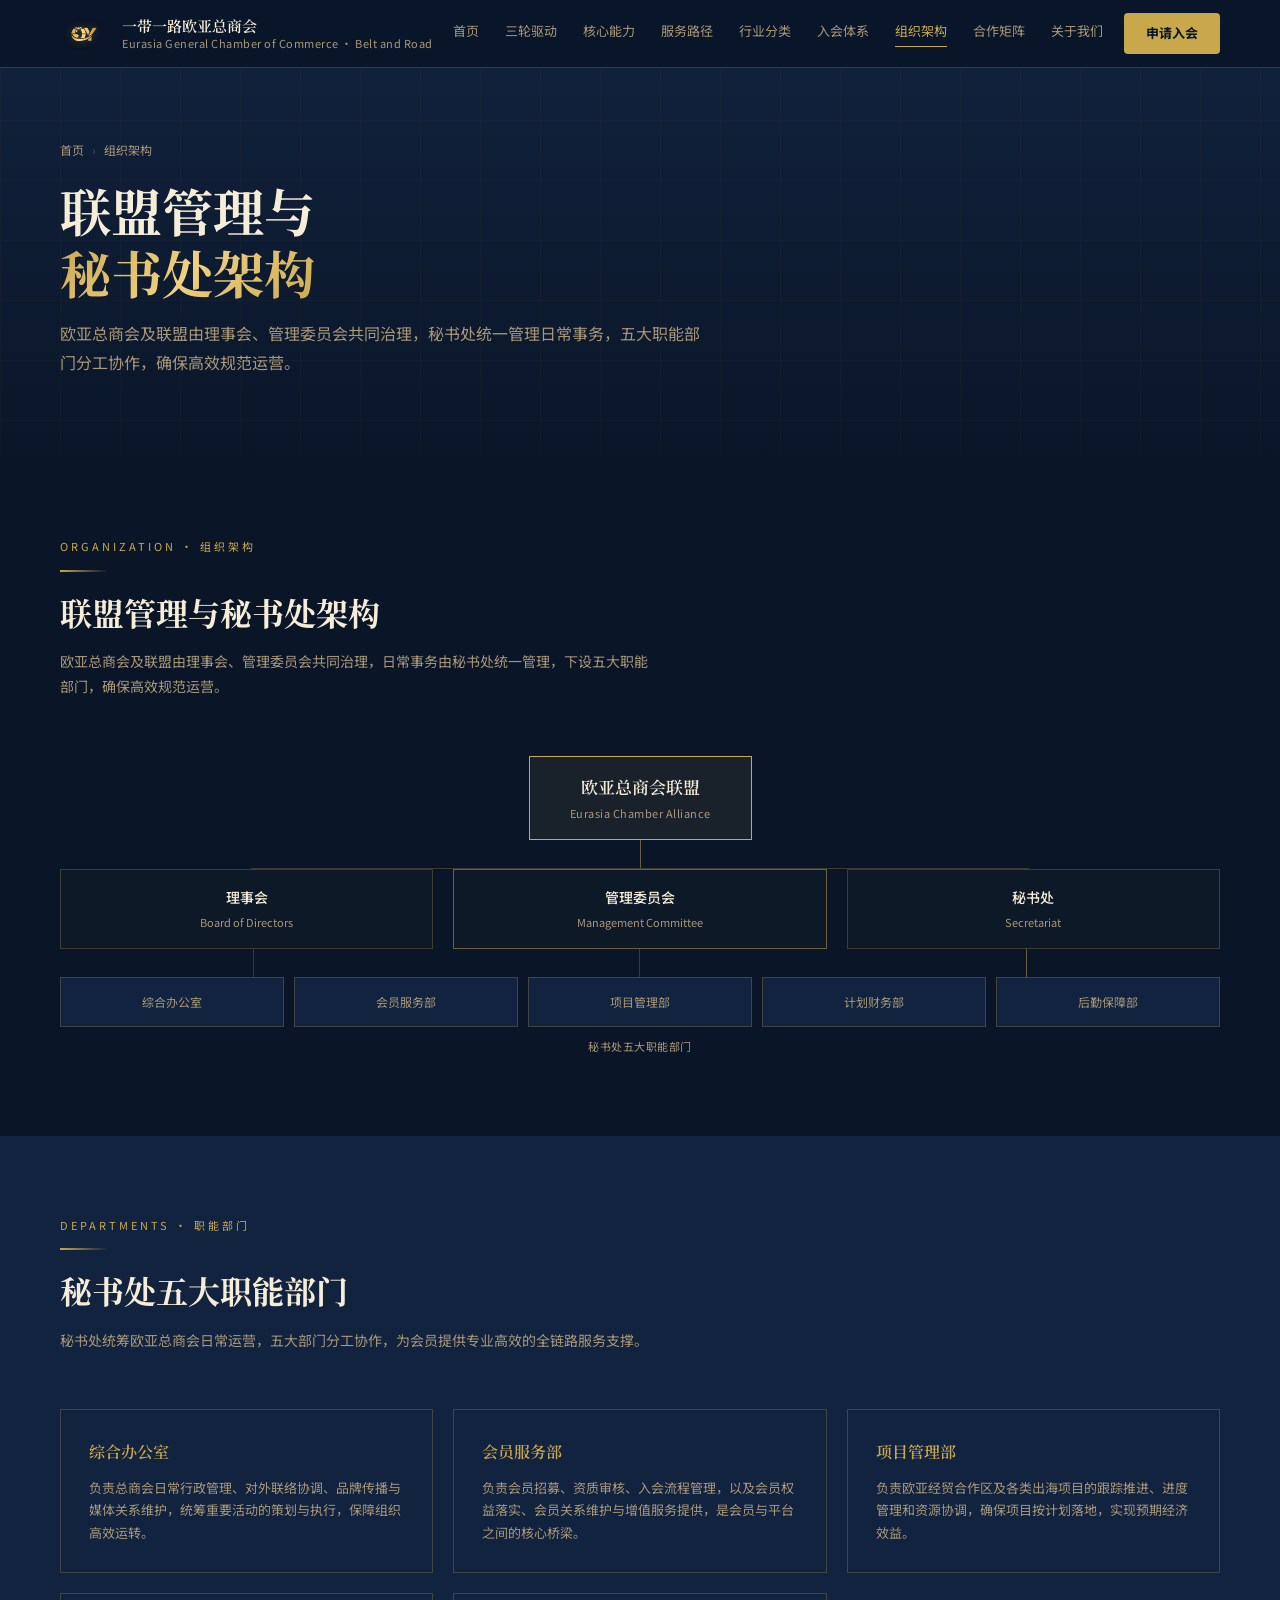
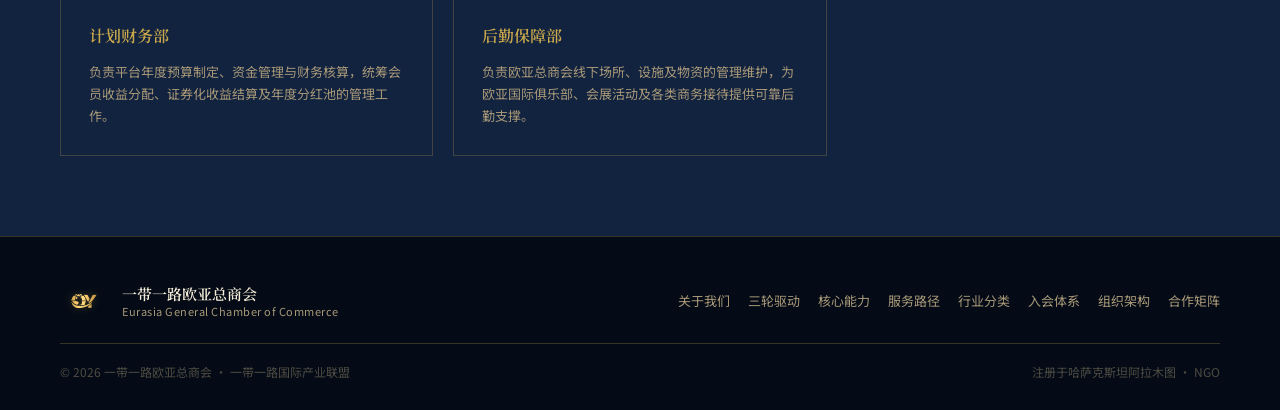
<file: org.html>
<!DOCTYPE html>
<html lang="zh-CN">
<head><meta charset="UTF-8"><meta name="viewport" content="width=device-width,initial-scale=1.0">
<title>组织架构 · 一带一路欧亚总商会</title>
<link href="https://fonts.googleapis.com/css2?family=Noto+Serif+SC:wght@400;600;700&family=Noto+Sans+SC:wght@300;400;500;700&display=swap" rel="stylesheet">
<style>
:root{--gold:#C9A84C;--gold-light:#E8D5A0;--gold-dark:#8B6914;--deep:#0A1628;--deep-mid:#12233F;--text-primary:#F5EDD8;--text-muted:#A89878;--text-body:#D4C5A0;--border:rgba(201,168,76,0.25);--border-strong:rgba(201,168,76,0.5)}
*{margin:0;padding:0;box-sizing:border-box}html{scroll-behavior:smooth}
body{font-family:'Noto Sans SC',sans-serif;background:var(--deep);color:var(--text-body);line-height:1.7;overflow-x:hidden}
nav{position:fixed;top:0;left:0;right:0;z-index:100;background:rgba(10,22,40,0.95);backdrop-filter:blur(12px);border-bottom:1px solid var(--border);display:flex;align-items:center;justify-content:space-between;padding:0 60px;height:68px}
.nav-logo{display:flex;align-items:center;gap:14px;text-decoration:none}
.nav-logo-icon{width:48px;height:48px;border-radius:6px;overflow:hidden;display:flex;align-items:center;justify-content:center;flex-shrink:0;background:transparent}.nav-logo-icon img{width:48px;height:48px;object-fit:contain;display:block;filter:brightness(1.2) drop-shadow(0 0 4px rgba(201,168,76,0.3))}
.nav-logo-text{font-family:'Noto Serif SC',serif;font-size:15px;color:var(--text-primary);font-weight:600;line-height:1.4}
.nav-logo-text span{display:block;font-size:11px;color:var(--text-muted);font-weight:400;font-family:'Noto Sans SC',sans-serif;letter-spacing:0.5px}
.nav-links{display:flex;gap:26px}
.nav-links a{text-decoration:none;color:var(--text-muted);font-size:13px;transition:color 0.2s;position:relative;padding-bottom:4px}
.nav-links a:hover,.nav-links a.active{color:var(--gold)}
.nav-links a::after{content:'';position:absolute;bottom:0;left:0;right:0;height:1px;background:var(--gold);transform:scaleX(0);transition:transform 0.2s}
.nav-links a:hover::after,.nav-links a.active::after{transform:scaleX(1)}
.nav-cta{background:var(--gold);color:var(--deep);border:none;padding:9px 22px;font-size:13px;font-weight:700;font-family:'Noto Sans SC',sans-serif;cursor:pointer;border-radius:4px;transition:background 0.2s;text-decoration:none}
.nav-cta:hover{background:var(--gold-light)}
.page-hero{padding:140px 60px 80px;background:linear-gradient(180deg,var(--deep-mid) 0%,var(--deep) 100%);position:relative;overflow:hidden}
.page-hero::before{content:'';position:absolute;inset:0;background-image:linear-gradient(rgba(201,168,76,1) 1px,transparent 1px),linear-gradient(90deg,rgba(201,168,76,1) 1px,transparent 1px);background-size:60px 60px;opacity:0.03}
.page-hero-inner{position:relative;z-index:1;max-width:1200px;margin:0 auto}
.breadcrumb{font-size:12px;color:var(--text-muted);margin-bottom:20px;display:flex;align-items:center;gap:8px}
.breadcrumb a{color:var(--text-muted);text-decoration:none;transition:color 0.2s}.breadcrumb a:hover{color:var(--gold)}
.bsep{color:rgba(168,152,120,0.4)}
.page-title{font-family:'Noto Serif SC',serif;font-size:clamp(32px,4vw,52px);font-weight:700;color:var(--text-primary);line-height:1.2;margin-bottom:16px}
.page-title em{font-style:normal;background:linear-gradient(135deg,var(--gold) 0%,#F0D080 50%,var(--gold) 100%);-webkit-background-clip:text;-webkit-text-fill-color:transparent;background-clip:text}
.page-subtitle{font-size:16px;color:var(--text-muted);max-width:640px;line-height:1.8}
section{padding:80px 60px}
.inn{max-width:1200px;margin:0 auto}
.sl{font-size:11px;letter-spacing:3px;color:var(--gold);text-transform:uppercase;margin-bottom:14px}
.st{font-family:'Noto Serif SC',serif;font-size:clamp(22px,2.5vw,32px);font-weight:700;color:var(--text-primary);line-height:1.3;margin-bottom:16px}
.sd{font-size:14px;color:var(--text-muted);max-width:600px;line-height:1.8}
.dv{width:48px;height:2px;background:linear-gradient(90deg,var(--gold),transparent);margin-bottom:20px}
.rv{opacity:0;transform:translateY(20px);transition:opacity 0.6s ease,transform 0.6s ease}.rv.in{opacity:1;transform:none}
footer{background:rgba(5,12,22,0.98);padding:40px 60px 28px;border-top:1px solid var(--border)}
.fi{max-width:1200px;margin:0 auto;display:flex;justify-content:space-between;align-items:center;flex-wrap:wrap;gap:16px}
.fl{display:flex;gap:18px;flex-wrap:wrap}
.fl a{text-decoration:none;font-size:13px;color:var(--text-muted);transition:color 0.2s}.fl a:hover{color:var(--gold)}
.fc{font-size:12px;color:rgba(168,152,120,0.45);padding-top:18px;margin:18px auto 0;border-top:1px solid var(--border);max-width:1200px;display:flex;justify-content:space-between}

.org-wrap{margin-top:56px}
.org-box{background:rgba(201,168,76,0.08);border:1px solid var(--gold);padding:16px 40px;text-align:center;font-family:'Noto Serif SC',serif;font-size:17px;font-weight:600;color:var(--text-primary);display:inline-block}
.org-box small{display:block;font-size:11px;color:var(--text-muted);font-family:'Noto Sans SC',sans-serif;font-weight:400;margin-top:3px;letter-spacing:0.5px}
.org-center{display:flex;justify-content:center}
.vl{width:1px;height:28px;background:var(--border-strong);margin:0 auto}
.hl-bar{height:1px;background:var(--border);margin:0 16.5%}
.three-col{display:grid;grid-template-columns:repeat(3,1fr);gap:20px}
.ob{border:1px solid var(--border);padding:16px 18px;text-align:center;font-size:14px;color:var(--text-primary);font-weight:500;background:rgba(201,168,76,0.02)}
.ob.hi{border-color:var(--border-strong)}
.ob small{display:block;font-size:11px;color:var(--text-muted);margin-top:3px;font-weight:400}
.conn{display:grid;grid-template-columns:repeat(3,1fr)}
.conn-item{display:flex;justify-content:center}
.five-col{display:grid;grid-template-columns:repeat(5,1fr);gap:10px}
.sub-box{border:1px solid var(--border);padding:14px 8px;text-align:center;font-size:12px;color:var(--text-muted);background:var(--deep-mid);transition:all 0.2s}
.sub-box:hover{color:var(--gold);border-color:var(--border-strong)}
.sub-cap{font-size:11px;color:var(--text-muted);text-align:center;margin-top:10px;letter-spacing:0.5px}
.dept-detail{display:grid;grid-template-columns:repeat(3,1fr);gap:20px;margin-top:56px}
.dept-card{border:1px solid var(--border);padding:28px;transition:all 0.2s}
.dept-card:hover{border-color:var(--border-strong)}
.dept-card h4{font-family:'Noto Serif SC',serif;font-size:16px;color:var(--gold);margin-bottom:12px;font-weight:600}
.dept-card p{font-size:13px;color:var(--text-muted);line-height:1.7}
</style><link rel="stylesheet" href="mobile.css">
</head><body>
<nav><a class="nav-logo" href="index.html"><div class="nav-logo-icon"><img src="logo.png" alt="欧亚总商会"></div><div class="nav-logo-text">一带一路欧亚总商会<span>Eurasia General Chamber of Commerce · Belt and Road</span></div></a><div class="nav-links">
    <a href="index.html" >首页</a>
    <a href="pillars.html" >三轮驱动</a>
    <a href="highlights.html" >核心能力</a>
    <a href="service.html" >服务路径</a>
    <a href="industry.html" >行业分类</a>
    <a href="membership.html" >入会体系</a>
    <a href="org.html" class=active>组织架构</a>
    <a href="partners.html" >合作矩阵</a>
    <a href="about.html" >关于我们</a>
  </div><a href="membership.html" class="nav-cta">申请入会</a><button class="hamburger" id="hamburger" aria-label="菜单">
    <span></span><span></span><span></span>
  </button>
  <div class="nav-mobile-menu" id="mobileMenu">
    <a href="index.html">首页</a>
    <a href="pillars.html">三轮驱动</a>
    <a href="highlights.html">核心能力</a>
    <a href="service.html">服务路径</a>
    <a href="industry.html">行业分类</a>
    <a href="membership.html">入会体系</a>
    <a href="org.html">组织架构</a>
    <a href="partners.html">合作矩阵</a>
    <a href="about.html">关于我们</a>
    <a href="apply.html" class="nav-mobile-cta">申请入会</a>
  </div>
</nav>
<div class="page-hero"><div class="page-hero-inner">
<div class="breadcrumb"><a href="index.html">首页</a><span class="bsep">›</span><span>组织架构</span></div>
<h1 class="page-title">联盟管理与<br><em>秘书处架构</em></h1>
<p class="page-subtitle">欧亚总商会及联盟由理事会、管理委员会共同治理，秘书处统一管理日常事务，五大职能部门分工协作，确保高效规范运营。</p>
</div></div>

<section style="background:var(--deep)">
<div class="inn">
<div class="rv">
<div class="sl">ORGANIZATION · 组织架构</div>
<div class="dv"></div>
<h2 class="st">联盟管理与秘书处架构</h2>
<p class="sd">欧亚总商会及联盟由理事会、管理委员会共同治理，日常事务由秘书处统一管理，下设五大职能部门，确保高效规范运营。</p>
</div>
<div class="org-wrap rv">
<div class="org-center"><div class="org-box">欧亚总商会联盟<small>Eurasia Chamber Alliance</small></div></div>
<div class="vl"></div>
<div class="hl-bar"></div>
<div class="three-col">
<div class="ob">理事会<small>Board of Directors</small></div>
<div class="ob hi">管理委员会<small>Management Committee</small></div>
<div class="ob">秘书处<small>Secretariat</small></div>
</div>
<div class="conn">
<div class="conn-item"><div class="vl" style="background:var(--border)"></div></div>
<div class="conn-item"><div class="vl" style="background:var(--border)"></div></div>
<div class="conn-item"><div class="vl" style="background:var(--border-strong)"></div></div>
</div>
<div class="five-col">
<div class="sub-box">综合办公室</div>
<div class="sub-box">会员服务部</div>
<div class="sub-box">项目管理部</div>
<div class="sub-box">计划财务部</div>
<div class="sub-box">后勤保障部</div>
</div>
<p class="sub-cap">秘书处五大职能部门</p>
</div>
</div>
</section>
<section style="background:var(--deep-mid)">
<div class="inn">
<div class="rv">
<div class="sl">DEPARTMENTS · 职能部门</div>
<div class="dv"></div>
<h2 class="st">秘书处五大职能部门</h2>
<p class="sd">秘书处统筹欧亚总商会日常运营，五大部门分工协作，为会员提供专业高效的全链路服务支撑。</p>
</div>
<div class="dept-detail rv">
<div class="dept-card"><h4>综合办公室</h4><p>负责总商会日常行政管理、对外联络协调、品牌传播与媒体关系维护，统筹重要活动的策划与执行，保障组织高效运转。</p></div>
<div class="dept-card"><h4>会员服务部</h4><p>负责会员招募、资质审核、入会流程管理，以及会员权益落实、会员关系维护与增值服务提供，是会员与平台之间的核心桥梁。</p></div>
<div class="dept-card"><h4>项目管理部</h4><p>负责欧亚经贸合作区及各类出海项目的跟踪推进、进度管理和资源协调，确保项目按计划落地，实现预期经济效益。</p></div>
<div class="dept-card"><h4>计划财务部</h4><p>负责平台年度预算制定、资金管理与财务核算，统筹会员收益分配、证券化收益结算及年度分红池的管理工作。</p></div>
<div class="dept-card"><h4>后勤保障部</h4><p>负责欧亚总商会线下场所、设施及物资的管理维护，为欧亚国际俱乐部、会展活动及各类商务接待提供可靠后勤支撑。</p></div>
</div>
</div>
</section>

<footer><div class="fi"><a href="index.html" class="nav-logo" style="text-decoration:none"><div class="nav-logo-icon"><img src="logo.png" alt="欧亚总商会"></div><div class="nav-logo-text">一带一路欧亚总商会<span>Eurasia General Chamber of Commerce</span></div></a><div class="fl"><a href="about.html">关于我们</a><a href="pillars.html">三轮驱动</a><a href="highlights.html">核心能力</a><a href="service.html">服务路径</a><a href="industry.html">行业分类</a><a href="membership.html">入会体系</a><a href="org.html">组织架构</a><a href="partners.html">合作矩阵</a></div></div><div class="fc"><span>© 2026 一带一路欧亚总商会 · 一带一路国际产业联盟</span><span>注册于哈萨克斯坦阿拉木图 · NGO</span></div></footer><script>const io=new IntersectionObserver(e=>e.forEach((e,i)=>{if(e.isIntersecting){setTimeout(()=>e.target.classList.add("in"),i*60);io.unobserve(e.target)}}),{threshold:0.07});document.querySelectorAll(".rv").forEach(el=>io.observe(el));</script>
<script>
(function(){
  var btn = document.getElementById("hamburger");
  var menu = document.getElementById("mobileMenu");
  if(!btn||!menu) return;
  btn.addEventListener("click", function(){
    btn.classList.toggle("open");
    menu.classList.toggle("open");
  });
  // close on link click
  menu.querySelectorAll("a").forEach(function(a){
    a.addEventListener("click", function(){
      btn.classList.remove("open");
      menu.classList.remove("open");
    });
  });
})();
</script>
</body></html>
</file>
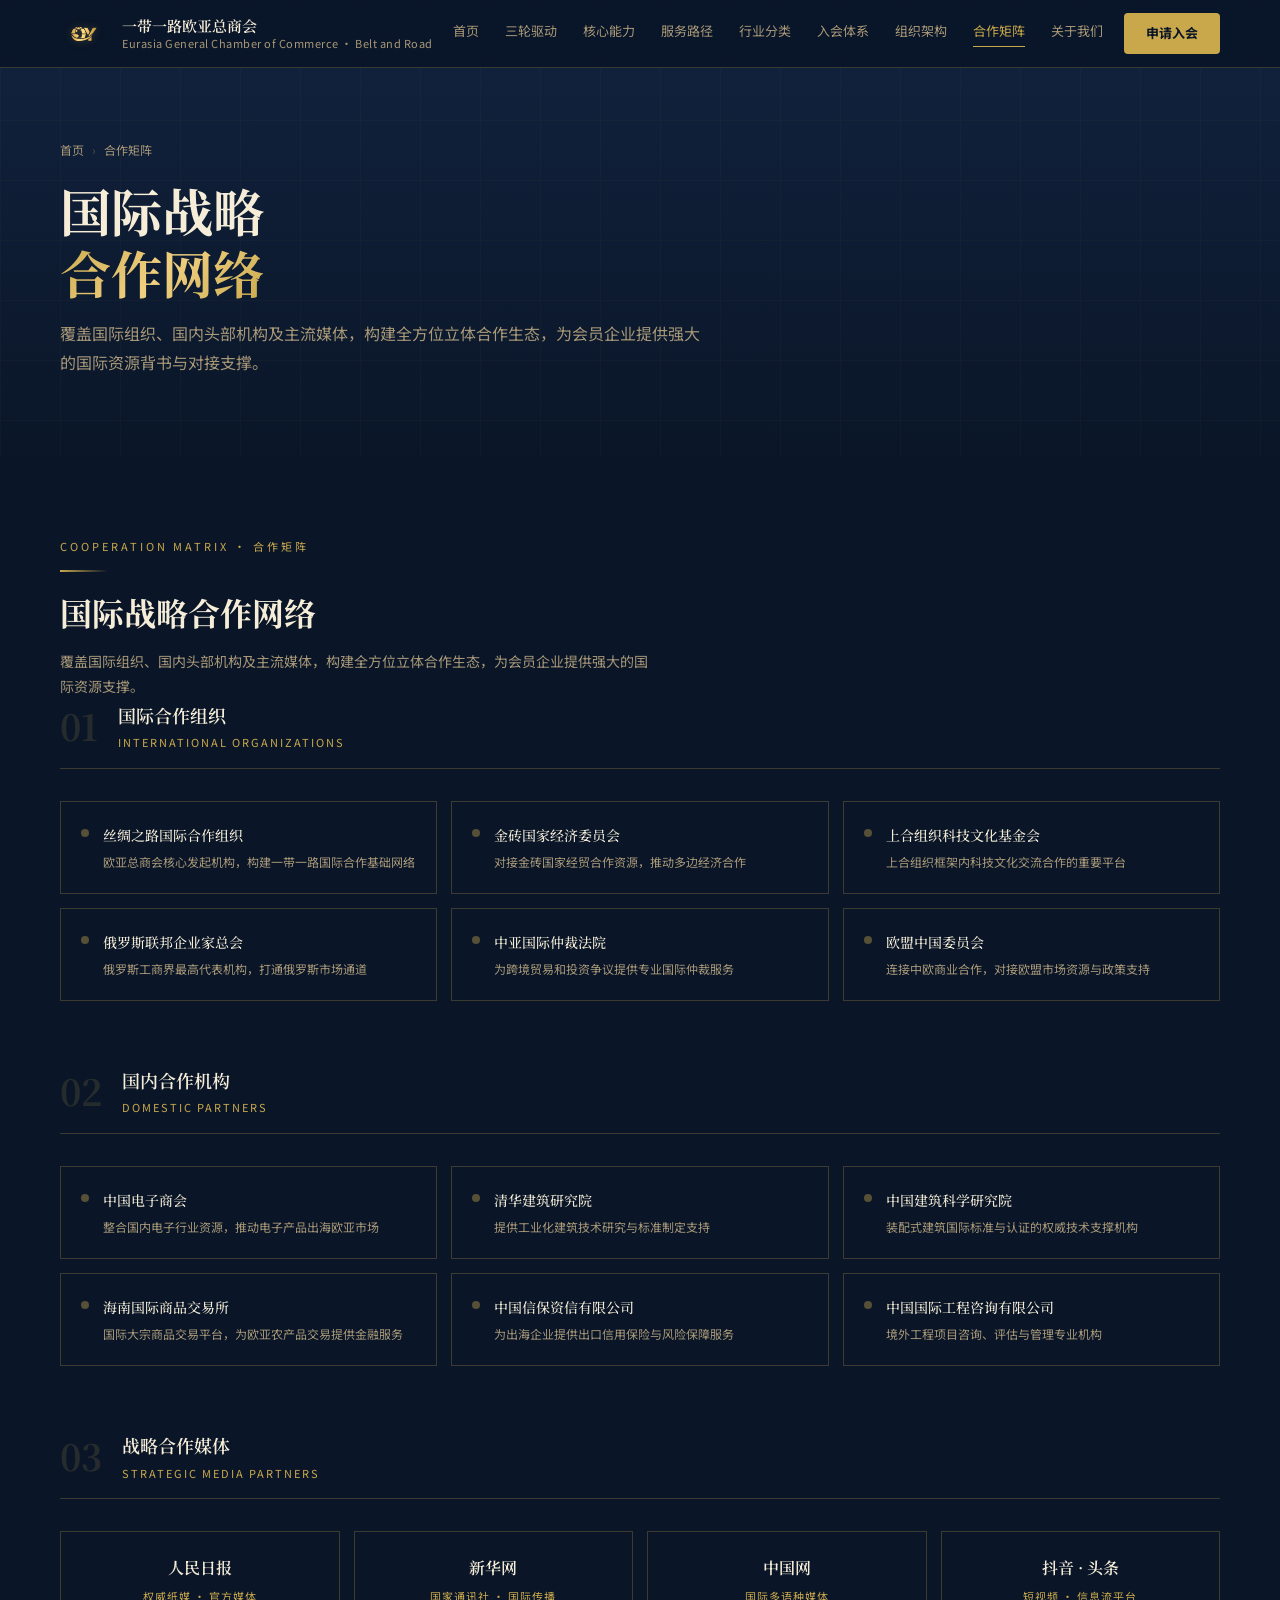
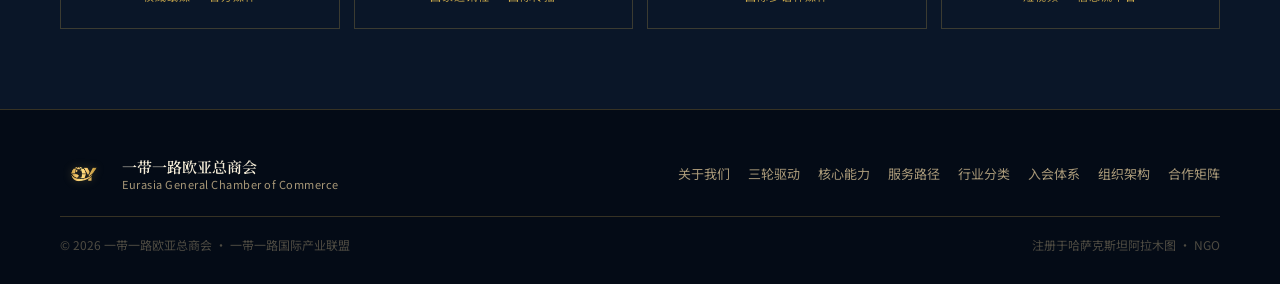
<file: partners.html>
<!DOCTYPE html>
<html lang="zh-CN">
<head><meta charset="UTF-8"><meta name="viewport" content="width=device-width,initial-scale=1.0">
<title>合作矩阵 · 一带一路欧亚总商会</title>
<link href="https://fonts.googleapis.com/css2?family=Noto+Serif+SC:wght@400;600;700&family=Noto+Sans+SC:wght@300;400;500;700&display=swap" rel="stylesheet">
<style>
:root{--gold:#C9A84C;--gold-light:#E8D5A0;--gold-dark:#8B6914;--deep:#0A1628;--deep-mid:#12233F;--text-primary:#F5EDD8;--text-muted:#A89878;--text-body:#D4C5A0;--border:rgba(201,168,76,0.25);--border-strong:rgba(201,168,76,0.5)}
*{margin:0;padding:0;box-sizing:border-box}html{scroll-behavior:smooth}
body{font-family:'Noto Sans SC',sans-serif;background:var(--deep);color:var(--text-body);line-height:1.7;overflow-x:hidden}
nav{position:fixed;top:0;left:0;right:0;z-index:100;background:rgba(10,22,40,0.95);backdrop-filter:blur(12px);border-bottom:1px solid var(--border);display:flex;align-items:center;justify-content:space-between;padding:0 60px;height:68px}
.nav-logo{display:flex;align-items:center;gap:14px;text-decoration:none}
.nav-logo-icon{width:48px;height:48px;border-radius:6px;overflow:hidden;display:flex;align-items:center;justify-content:center;flex-shrink:0;background:transparent}.nav-logo-icon img{width:48px;height:48px;object-fit:contain;display:block;filter:brightness(1.2) drop-shadow(0 0 4px rgba(201,168,76,0.3))}
.nav-logo-text{font-family:'Noto Serif SC',serif;font-size:15px;color:var(--text-primary);font-weight:600;line-height:1.4}
.nav-logo-text span{display:block;font-size:11px;color:var(--text-muted);font-weight:400;font-family:'Noto Sans SC',sans-serif;letter-spacing:0.5px}
.nav-links{display:flex;gap:26px}
.nav-links a{text-decoration:none;color:var(--text-muted);font-size:13px;transition:color 0.2s;position:relative;padding-bottom:4px}
.nav-links a:hover,.nav-links a.active{color:var(--gold)}
.nav-links a::after{content:'';position:absolute;bottom:0;left:0;right:0;height:1px;background:var(--gold);transform:scaleX(0);transition:transform 0.2s}
.nav-links a:hover::after,.nav-links a.active::after{transform:scaleX(1)}
.nav-cta{background:var(--gold);color:var(--deep);border:none;padding:9px 22px;font-size:13px;font-weight:700;font-family:'Noto Sans SC',sans-serif;cursor:pointer;border-radius:4px;transition:background 0.2s;text-decoration:none}
.nav-cta:hover{background:var(--gold-light)}
.page-hero{padding:140px 60px 80px;background:linear-gradient(180deg,var(--deep-mid) 0%,var(--deep) 100%);position:relative;overflow:hidden}
.page-hero::before{content:'';position:absolute;inset:0;background-image:linear-gradient(rgba(201,168,76,1) 1px,transparent 1px),linear-gradient(90deg,rgba(201,168,76,1) 1px,transparent 1px);background-size:60px 60px;opacity:0.03}
.page-hero-inner{position:relative;z-index:1;max-width:1200px;margin:0 auto}
.breadcrumb{font-size:12px;color:var(--text-muted);margin-bottom:20px;display:flex;align-items:center;gap:8px}
.breadcrumb a{color:var(--text-muted);text-decoration:none;transition:color 0.2s}.breadcrumb a:hover{color:var(--gold)}
.bsep{color:rgba(168,152,120,0.4)}
.page-title{font-family:'Noto Serif SC',serif;font-size:clamp(32px,4vw,52px);font-weight:700;color:var(--text-primary);line-height:1.2;margin-bottom:16px}
.page-title em{font-style:normal;background:linear-gradient(135deg,var(--gold) 0%,#F0D080 50%,var(--gold) 100%);-webkit-background-clip:text;-webkit-text-fill-color:transparent;background-clip:text}
.page-subtitle{font-size:16px;color:var(--text-muted);max-width:640px;line-height:1.8}
section{padding:80px 60px}
.inn{max-width:1200px;margin:0 auto}
.sl{font-size:11px;letter-spacing:3px;color:var(--gold);text-transform:uppercase;margin-bottom:14px}
.st{font-family:'Noto Serif SC',serif;font-size:clamp(22px,2.5vw,32px);font-weight:700;color:var(--text-primary);line-height:1.3;margin-bottom:16px}
.sd{font-size:14px;color:var(--text-muted);max-width:600px;line-height:1.8}
.dv{width:48px;height:2px;background:linear-gradient(90deg,var(--gold),transparent);margin-bottom:20px}
.rv{opacity:0;transform:translateY(20px);transition:opacity 0.6s ease,transform 0.6s ease}.rv.in{opacity:1;transform:none}
footer{background:rgba(5,12,22,0.98);padding:40px 60px 28px;border-top:1px solid var(--border)}
.fi{max-width:1200px;margin:0 auto;display:flex;justify-content:space-between;align-items:center;flex-wrap:wrap;gap:16px}
.fl{display:flex;gap:18px;flex-wrap:wrap}
.fl a{text-decoration:none;font-size:13px;color:var(--text-muted);transition:color 0.2s}.fl a:hover{color:var(--gold)}
.fc{font-size:12px;color:rgba(168,152,120,0.45);padding-top:18px;margin:18px auto 0;border-top:1px solid var(--border);max-width:1200px;display:flex;justify-content:space-between}

.partner-block{margin-bottom:64px}
.partner-block:last-child{margin-bottom:0}
.pb-header{display:flex;align-items:center;gap:20px;margin-bottom:32px;padding-bottom:16px;border-bottom:1px solid var(--border)}
.pb-num{font-family:'Noto Serif SC',serif;font-size:36px;font-weight:700;color:rgba(201,168,76,0.15);line-height:1}
.pb-title{font-family:'Noto Serif SC',serif;font-size:18px;color:var(--text-primary);font-weight:600}
.pb-en{font-size:11px;letter-spacing:2px;color:var(--gold);text-transform:uppercase;margin-top:3px}
.partner-cards{display:grid;grid-template-columns:repeat(3,1fr);gap:14px}
.pc{border:1px solid var(--border);padding:22px 20px;transition:all 0.2s;display:flex;align-items:flex-start;gap:14px}
.pc:hover{border-color:var(--border-strong);background:rgba(201,168,76,0.03)}
.pc-dot{width:8px;height:8px;border-radius:50%;background:rgba(201,168,76,0.4);flex-shrink:0;margin-top:5px}
.pc-name{font-size:14px;color:var(--text-primary);font-weight:500;font-family:'Noto Serif SC',serif;margin-bottom:4px}
.pc-desc{font-size:12px;color:var(--text-muted);line-height:1.6}
.media-grid{display:grid;grid-template-columns:repeat(4,1fr);gap:14px}
.mc{border:1px solid var(--border);padding:22px;text-align:center;transition:all 0.2s}
.mc:hover{border-color:var(--border-strong);background:rgba(201,168,76,0.03)}
.mc-name{font-family:'Noto Serif SC',serif;font-size:16px;color:var(--text-primary);font-weight:600;margin-bottom:6px}
.mc-type{font-size:11px;color:var(--gold);letter-spacing:1px}
</style><link rel="stylesheet" href="mobile.css">
</head><body>
<nav><a class="nav-logo" href="index.html"><div class="nav-logo-icon"><img src="logo.png" alt="欧亚总商会"></div><div class="nav-logo-text">一带一路欧亚总商会<span>Eurasia General Chamber of Commerce · Belt and Road</span></div></a><div class="nav-links">
    <a href="index.html" >首页</a>
    <a href="pillars.html" >三轮驱动</a>
    <a href="highlights.html" >核心能力</a>
    <a href="service.html" >服务路径</a>
    <a href="industry.html" >行业分类</a>
    <a href="membership.html" >入会体系</a>
    <a href="org.html" >组织架构</a>
    <a href="partners.html" class=active>合作矩阵</a>
    <a href="about.html" >关于我们</a>
  </div><a href="membership.html" class="nav-cta">申请入会</a><button class="hamburger" id="hamburger" aria-label="菜单">
    <span></span><span></span><span></span>
  </button>
  <div class="nav-mobile-menu" id="mobileMenu">
    <a href="index.html">首页</a>
    <a href="pillars.html">三轮驱动</a>
    <a href="highlights.html">核心能力</a>
    <a href="service.html">服务路径</a>
    <a href="industry.html">行业分类</a>
    <a href="membership.html">入会体系</a>
    <a href="org.html">组织架构</a>
    <a href="partners.html">合作矩阵</a>
    <a href="about.html">关于我们</a>
    <a href="apply.html" class="nav-mobile-cta">申请入会</a>
  </div>
</nav>
<div class="page-hero"><div class="page-hero-inner">
<div class="breadcrumb"><a href="index.html">首页</a><span class="bsep">›</span><span>合作矩阵</span></div>
<h1 class="page-title">国际战略<br><em>合作网络</em></h1>
<p class="page-subtitle">覆盖国际组织、国内头部机构及主流媒体，构建全方位立体合作生态，为会员企业提供强大的国际资源背书与对接支撑。</p>
</div></div>

<section style="background:var(--deep)">
<div class="inn">
<div class="rv">
<div class="sl">COOPERATION MATRIX · 合作矩阵</div>
<div class="dv"></div>
<h2 class="st">国际战略合作网络</h2>
<p class="sd">覆盖国际组织、国内头部机构及主流媒体，构建全方位立体合作生态，为会员企业提供强大的国际资源支撑。</p>
</div>

<div class="partner-block rv">
<div class="pb-header">
<div class="pb-num">01</div>
<div><div class="pb-title">国际合作组织</div><div class="pb-en">International Organizations</div></div>
</div>
<div class="partner-cards">
<div class="pc"><div class="pc-dot"></div><div><div class="pc-name">丝绸之路国际合作组织</div><div class="pc-desc">欧亚总商会核心发起机构，构建一带一路国际合作基础网络</div></div></div>
<div class="pc"><div class="pc-dot"></div><div><div class="pc-name">金砖国家经济委员会</div><div class="pc-desc">对接金砖国家经贸合作资源，推动多边经济合作</div></div></div>
<div class="pc"><div class="pc-dot"></div><div><div class="pc-name">上合组织科技文化基金会</div><div class="pc-desc">上合组织框架内科技文化交流合作的重要平台</div></div></div>
<div class="pc"><div class="pc-dot"></div><div><div class="pc-name">俄罗斯联邦企业家总会</div><div class="pc-desc">俄罗斯工商界最高代表机构，打通俄罗斯市场通道</div></div></div>
<div class="pc"><div class="pc-dot"></div><div><div class="pc-name">中亚国际仲裁法院</div><div class="pc-desc">为跨境贸易和投资争议提供专业国际仲裁服务</div></div></div>
<div class="pc"><div class="pc-dot"></div><div><div class="pc-name">欧盟中国委员会</div><div class="pc-desc">连接中欧商业合作，对接欧盟市场资源与政策支持</div></div></div>
</div>
</div>

<div class="partner-block rv">
<div class="pb-header">
<div class="pb-num">02</div>
<div><div class="pb-title">国内合作机构</div><div class="pb-en">Domestic Partners</div></div>
</div>
<div class="partner-cards">
<div class="pc"><div class="pc-dot"></div><div><div class="pc-name">中国电子商会</div><div class="pc-desc">整合国内电子行业资源，推动电子产品出海欧亚市场</div></div></div>
<div class="pc"><div class="pc-dot"></div><div><div class="pc-name">清华建筑研究院</div><div class="pc-desc">提供工业化建筑技术研究与标准制定支持</div></div></div>
<div class="pc"><div class="pc-dot"></div><div><div class="pc-name">中国建筑科学研究院</div><div class="pc-desc">装配式建筑国际标准与认证的权威技术支撑机构</div></div></div>
<div class="pc"><div class="pc-dot"></div><div><div class="pc-name">海南国际商品交易所</div><div class="pc-desc">国际大宗商品交易平台，为欧亚农产品交易提供金融服务</div></div></div>
<div class="pc"><div class="pc-dot"></div><div><div class="pc-name">中国信保资信有限公司</div><div class="pc-desc">为出海企业提供出口信用保险与风险保障服务</div></div></div>
<div class="pc"><div class="pc-dot"></div><div><div class="pc-name">中国国际工程咨询有限公司</div><div class="pc-desc">境外工程项目咨询、评估与管理专业机构</div></div></div>
</div>
</div>

<div class="partner-block rv">
<div class="pb-header">
<div class="pb-num">03</div>
<div><div class="pb-title">战略合作媒体</div><div class="pb-en">Strategic Media Partners</div></div>
</div>
<div class="media-grid">
<div class="mc"><div class="mc-name">人民日报</div><div class="mc-type">权威纸媒 · 官方媒体</div></div>
<div class="mc"><div class="mc-name">新华网</div><div class="mc-type">国家通讯社 · 国际传播</div></div>
<div class="mc"><div class="mc-name">中国网</div><div class="mc-type">国际多语种媒体</div></div>
<div class="mc"><div class="mc-name">抖音 · 头条</div><div class="mc-type">短视频 · 信息流平台</div></div>
</div>
</div>

</div>
</section>

<footer><div class="fi"><a href="index.html" class="nav-logo" style="text-decoration:none"><div class="nav-logo-icon"><img src="logo.png" alt="欧亚总商会"></div><div class="nav-logo-text">一带一路欧亚总商会<span>Eurasia General Chamber of Commerce</span></div></a><div class="fl"><a href="about.html">关于我们</a><a href="pillars.html">三轮驱动</a><a href="highlights.html">核心能力</a><a href="service.html">服务路径</a><a href="industry.html">行业分类</a><a href="membership.html">入会体系</a><a href="org.html">组织架构</a><a href="partners.html">合作矩阵</a></div></div><div class="fc"><span>© 2026 一带一路欧亚总商会 · 一带一路国际产业联盟</span><span>注册于哈萨克斯坦阿拉木图 · NGO</span></div></footer><script>const io=new IntersectionObserver(e=>e.forEach((e,i)=>{if(e.isIntersecting){setTimeout(()=>e.target.classList.add("in"),i*60);io.unobserve(e.target)}}),{threshold:0.07});document.querySelectorAll(".rv").forEach(el=>io.observe(el));</script>
<script>
(function(){
  var btn = document.getElementById("hamburger");
  var menu = document.getElementById("mobileMenu");
  if(!btn||!menu) return;
  btn.addEventListener("click", function(){
    btn.classList.toggle("open");
    menu.classList.toggle("open");
  });
  // close on link click
  menu.querySelectorAll("a").forEach(function(a){
    a.addEventListener("click", function(){
      btn.classList.remove("open");
      menu.classList.remove("open");
    });
  });
})();
</script>
</body></html>
</file>
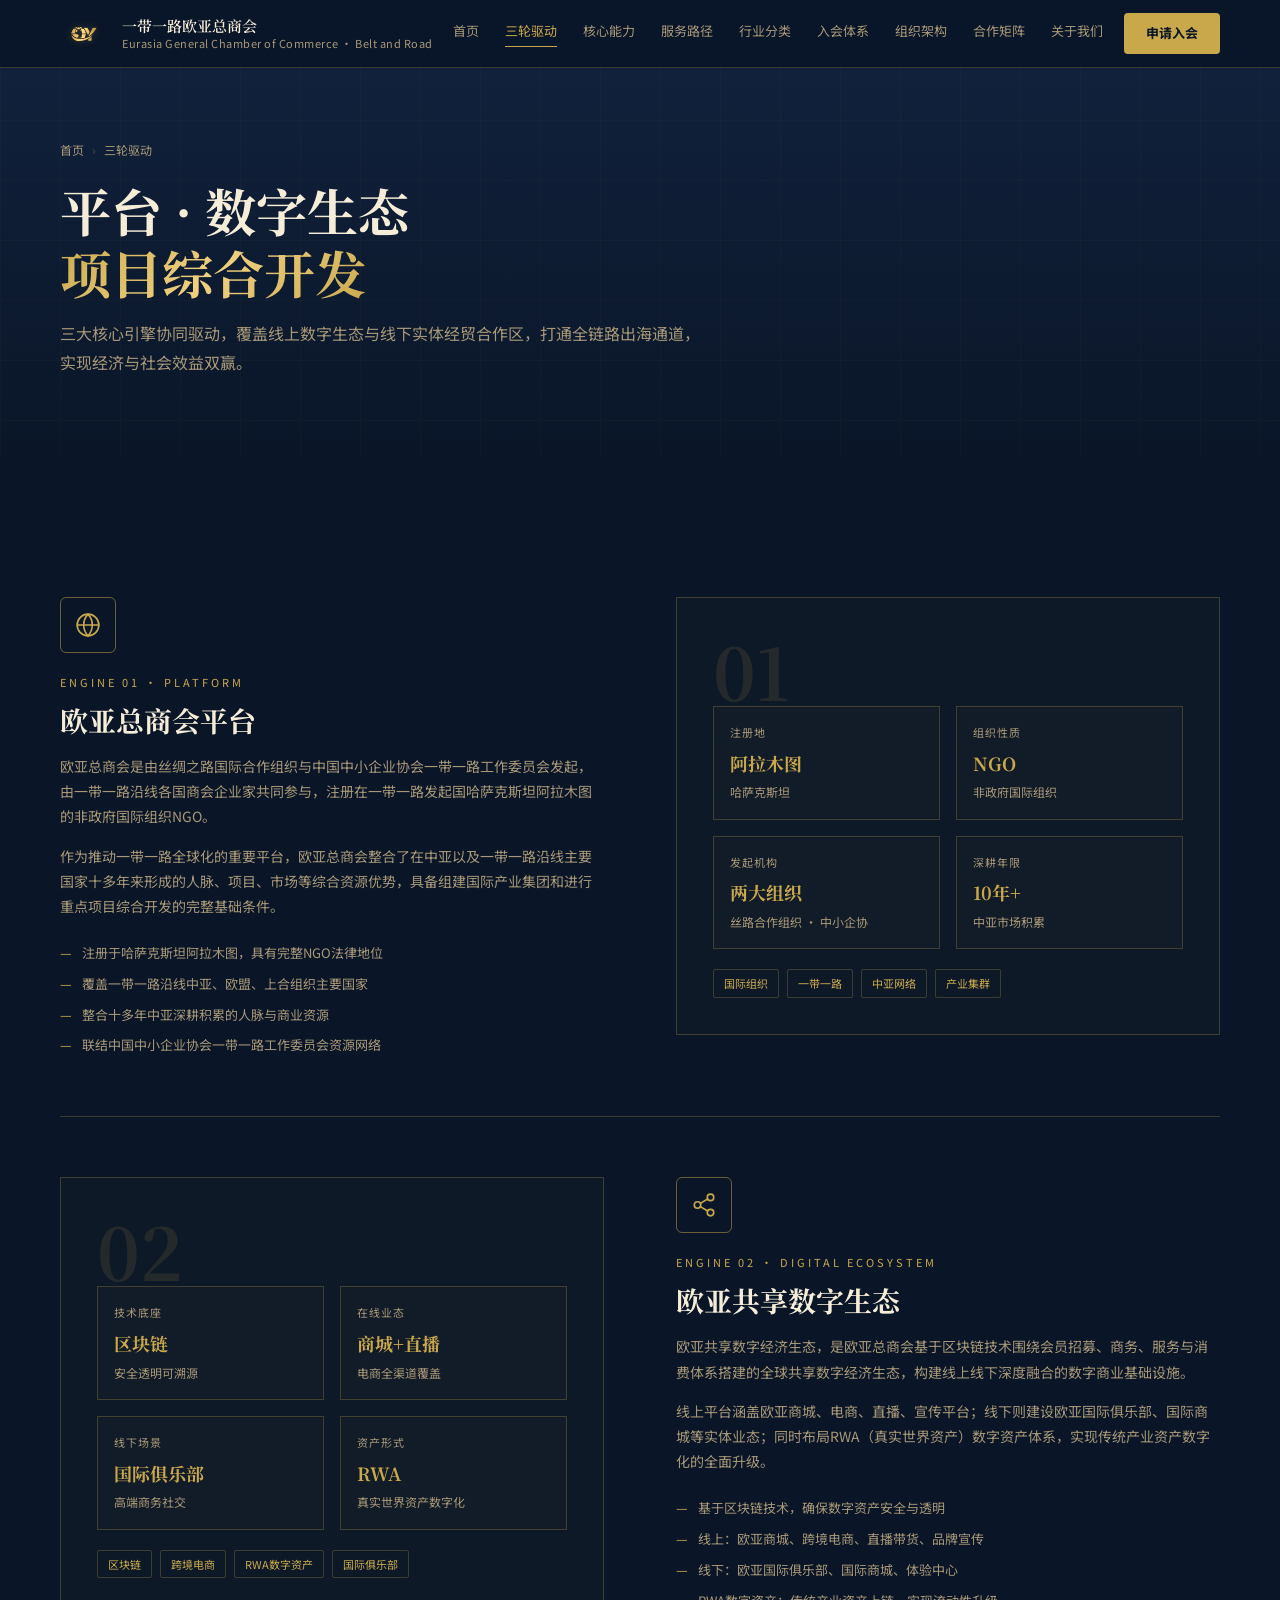
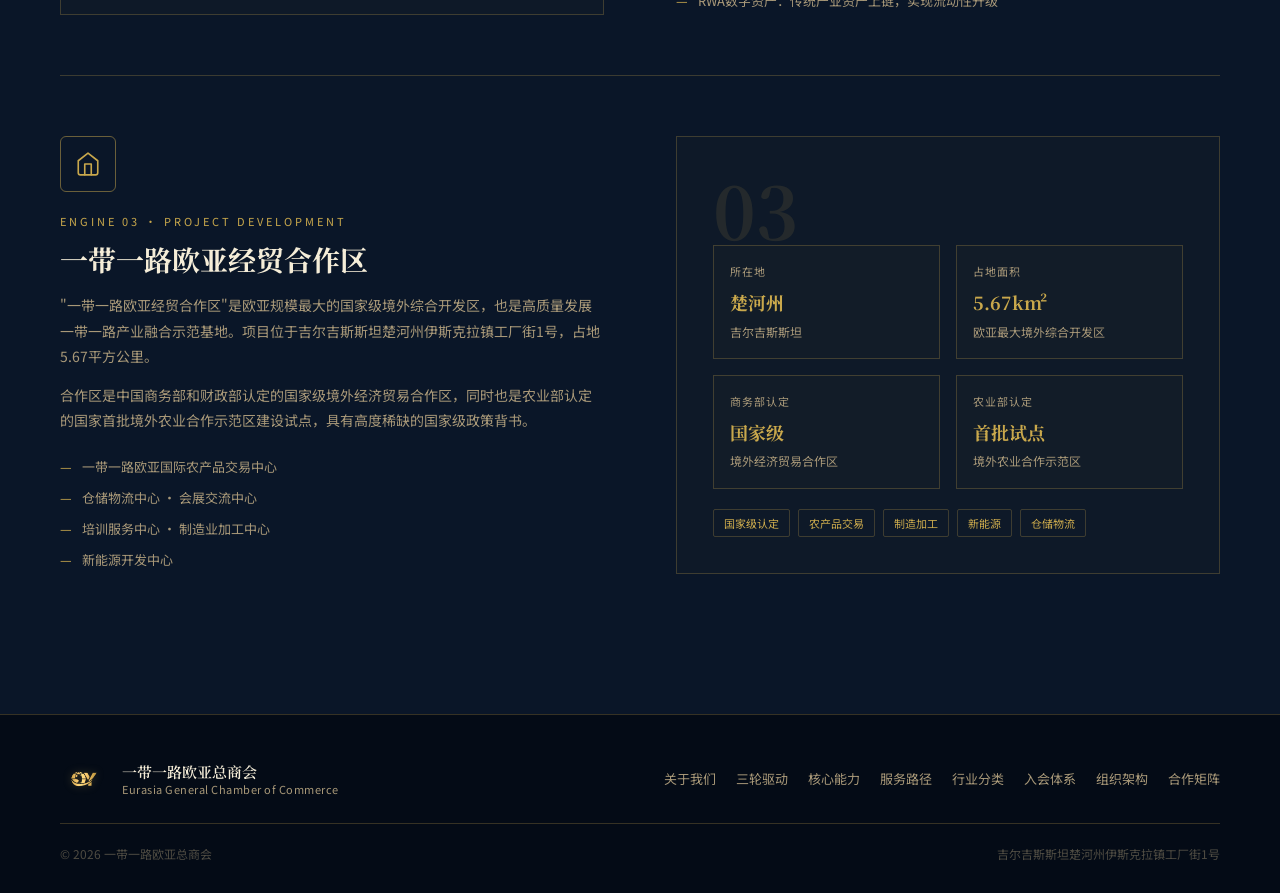
<file: pillars.html>
<!DOCTYPE html>
<html lang="zh-CN">
<head>
<meta charset="UTF-8"><meta name="viewport" content="width=device-width, initial-scale=1.0">
<title>三轮驱动 · 一带一路欧亚总商会</title>
<link href="https://fonts.googleapis.com/css2?family=Noto+Serif+SC:wght@400;600;700&family=Noto+Sans+SC:wght@300;400;500;700&display=swap" rel="stylesheet">
<style>
:root{--gold:#C9A84C;--gold-light:#E8D5A0;--gold-dark:#8B6914;--deep:#0A1628;--deep-mid:#12233F;--text-primary:#F5EDD8;--text-muted:#A89878;--text-body:#D4C5A0;--border:rgba(201,168,76,0.25);--border-strong:rgba(201,168,76,0.5)}
*{margin:0;padding:0;box-sizing:border-box}html{scroll-behavior:smooth}
body{font-family:'Noto Sans SC',sans-serif;background:var(--deep);color:var(--text-body);line-height:1.7;overflow-x:hidden}
nav{position:fixed;top:0;left:0;right:0;z-index:100;background:rgba(10,22,40,0.95);backdrop-filter:blur(12px);border-bottom:1px solid var(--border);display:flex;align-items:center;justify-content:space-between;padding:0 60px;height:68px}
.nav-logo{display:flex;align-items:center;gap:14px;text-decoration:none}
.nav-logo-icon{width:48px;height:48px;border-radius:6px;overflow:hidden;display:flex;align-items:center;justify-content:center;flex-shrink:0;background:transparent}.nav-logo-icon img{width:48px;height:48px;object-fit:contain;display:block;filter:brightness(1.2) drop-shadow(0 0 4px rgba(201,168,76,0.3))}
.nav-logo-text{font-family:'Noto Serif SC',serif;font-size:15px;color:var(--text-primary);font-weight:600;line-height:1.4}
.nav-logo-text span{display:block;font-size:11px;color:var(--text-muted);font-weight:400;font-family:'Noto Sans SC',sans-serif;letter-spacing:0.5px}
.nav-links{display:flex;gap:26px}
.nav-links a{text-decoration:none;color:var(--text-muted);font-size:13px;transition:color 0.2s;position:relative;padding-bottom:4px}
.nav-links a:hover,.nav-links a.active{color:var(--gold)}
.nav-links a::after{content:'';position:absolute;bottom:0;left:0;right:0;height:1px;background:var(--gold);transform:scaleX(0);transition:transform 0.2s}
.nav-links a:hover::after,.nav-links a.active::after{transform:scaleX(1)}
.nav-cta{background:var(--gold);color:var(--deep);border:none;padding:9px 22px;font-size:13px;font-weight:700;font-family:'Noto Sans SC',sans-serif;cursor:pointer;border-radius:4px;transition:background 0.2s;text-decoration:none}
.nav-cta:hover{background:var(--gold-light)}
.page-hero{padding:140px 60px 80px;background:linear-gradient(180deg,var(--deep-mid) 0%,var(--deep) 100%);position:relative;overflow:hidden}
.page-hero::before{content:'';position:absolute;inset:0;background-image:linear-gradient(rgba(201,168,76,1) 1px,transparent 1px),linear-gradient(90deg,rgba(201,168,76,1) 1px,transparent 1px);background-size:60px 60px;opacity:0.03}
.page-hero-inner{position:relative;z-index:1;max-width:1200px;margin:0 auto}
.breadcrumb{font-size:12px;color:var(--text-muted);margin-bottom:20px;display:flex;align-items:center;gap:8px}
.breadcrumb a{color:var(--text-muted);text-decoration:none;transition:color 0.2s}.breadcrumb a:hover{color:var(--gold)}
.breadcrumb-sep{color:rgba(168,152,120,0.4)}
.page-title{font-family:'Noto Serif SC',serif;font-size:clamp(32px,4vw,52px);font-weight:700;color:var(--text-primary);line-height:1.2;margin-bottom:16px}
.page-title em{font-style:normal;background:linear-gradient(135deg,var(--gold) 0%,#F0D080 50%,var(--gold) 100%);-webkit-background-clip:text;-webkit-text-fill-color:transparent;background-clip:text}
.page-subtitle{font-size:16px;color:var(--text-muted);max-width:640px;line-height:1.8}
section{padding:80px 60px}
.inner{max-width:1200px;margin:0 auto}
.section-label{font-size:11px;letter-spacing:3px;color:var(--gold);text-transform:uppercase;margin-bottom:14px}
.section-title{font-family:'Noto Serif SC',serif;font-size:clamp(22px,2.5vw,32px);font-weight:700;color:var(--text-primary);line-height:1.3;margin-bottom:16px}
.section-desc{font-size:14px;color:var(--text-muted);max-width:560px;line-height:1.8}
.divider{width:48px;height:2px;background:linear-gradient(90deg,var(--gold),transparent);margin-bottom:20px}
.pillar-full{display:grid;grid-template-columns:1fr 1fr;gap:72px;align-items:start;padding:60px 0;border-bottom:1px solid var(--border)}
.pillar-full:last-child{border-bottom:none}
.pillar-full.reverse{direction:rtl}.pillar-full.reverse>*{direction:ltr}
.pillar-badge{display:inline-flex;align-items:center;gap:12px;margin-bottom:24px}
.pillar-num-large{font-family:'Noto Serif SC',serif;font-size:72px;font-weight:700;color:rgba(201,168,76,0.12);line-height:1}
.pillar-icon-large{width:56px;height:56px;border:1px solid var(--border-strong);border-radius:6px;display:flex;align-items:center;justify-content:center;font-size:26px;margin-bottom:20px}
.pillar-en{font-size:11px;letter-spacing:3px;color:var(--gold);text-transform:uppercase;margin-bottom:10px}
.pillar-heading{font-family:'Noto Serif SC',serif;font-size:28px;font-weight:700;color:var(--text-primary);line-height:1.3;margin-bottom:16px}
.pillar-body p{font-size:14px;color:var(--text-muted);line-height:1.8;margin-bottom:14px}
.feature-list{list-style:none;display:flex;flex-direction:column;gap:10px;margin-top:24px}
.feature-list li{font-size:13px;color:var(--text-muted);display:flex;gap:10px;align-items:flex-start;line-height:1.6}
.feature-list li::before{content:'—';color:var(--gold);flex-shrink:0}
.pillar-visual{border:1px solid var(--border);padding:36px;background:rgba(201,168,76,0.02)}
.kv-grid{display:grid;grid-template-columns:1fr 1fr;gap:16px}
.kv-item{padding:16px;border:1px solid var(--border);background:rgba(201,168,76,0.02)}
.kv-label{font-size:11px;letter-spacing:1px;color:var(--text-muted);margin-bottom:6px;text-transform:uppercase}
.kv-value{font-family:'Noto Serif SC',serif;font-size:18px;font-weight:700;color:var(--gold)}
.kv-sub{font-size:12px;color:var(--text-muted);margin-top:4px}
.tag-group{display:flex;flex-wrap:wrap;gap:8px;margin-top:20px}
.tag{font-size:11px;color:var(--gold);border:1px solid var(--border);padding:4px 10px;border-radius:2px}
footer{background:rgba(5,12,22,0.98);padding:40px 60px 28px;border-top:1px solid var(--border)}
.footer-inner{max-width:1200px;margin:0 auto;display:flex;justify-content:space-between;align-items:center;flex-wrap:wrap;gap:16px}
.footer-links{display:flex;gap:20px;flex-wrap:wrap}
.footer-links a{text-decoration:none;font-size:13px;color:var(--text-muted);transition:color 0.2s}.footer-links a:hover{color:var(--gold)}
.footer-copy{font-size:12px;color:rgba(168,152,120,0.45);padding-top:20px;margin-top:20px;border-top:1px solid var(--border);max-width:1200px;margin:20px auto 0;display:flex;justify-content:space-between}
.reveal{opacity:0;transform:translateY(20px);transition:opacity 0.6s ease,transform 0.6s ease}.reveal.in{opacity:1;transform:none}
</style>
<link rel="stylesheet" href="mobile.css">
</head>
<body>
<nav>
  <a class="nav-logo" href="index.html">
    <div class="nav-logo-icon"><img src="logo.png" alt="欧亚总商会"></div>
    <div class="nav-logo-text">一带一路欧亚总商会<span>Eurasia General Chamber of Commerce · Belt and Road</span></div>
  </a>
  <div class="nav-links">
    <a href="index.html" >首页</a>
    <a href="pillars.html" class=active>三轮驱动</a>
    <a href="highlights.html" >核心能力</a>
    <a href="service.html" >服务路径</a>
    <a href="industry.html" >行业分类</a>
    <a href="membership.html" >入会体系</a>
    <a href="org.html" >组织架构</a>
    <a href="partners.html" >合作矩阵</a>
    <a href="about.html" >关于我们</a>
  </div>
  <a href="membership.html" class="nav-cta">申请入会</a>
<button class="hamburger" id="hamburger" aria-label="菜单">
    <span></span><span></span><span></span>
  </button>
  <div class="nav-mobile-menu" id="mobileMenu">
    <a href="index.html">首页</a>
    <a href="pillars.html">三轮驱动</a>
    <a href="highlights.html">核心能力</a>
    <a href="service.html">服务路径</a>
    <a href="industry.html">行业分类</a>
    <a href="membership.html">入会体系</a>
    <a href="org.html">组织架构</a>
    <a href="partners.html">合作矩阵</a>
    <a href="about.html">关于我们</a>
    <a href="apply.html" class="nav-mobile-cta">申请入会</a>
  </div>
</nav>

<div class="page-hero">
  <div class="page-hero-inner">
    <div class="breadcrumb"><a href="index.html">首页</a><span class="breadcrumb-sep">›</span><span>三轮驱动</span></div>
    <h1 class="page-title">平台 · 数字生态<br><em>项目综合开发</em></h1>
    <p class="page-subtitle">三大核心引擎协同驱动，覆盖线上数字生态与线下实体经贸合作区，打通全链路出海通道，实现经济与社会效益双赢。</p>
  </div>
</div>

<section style="background:var(--deep)">
  <div class="inner">

    <!-- PILLAR 01 -->
    <div class="pillar-full reveal" id="platform">
      <div class="pillar-body">
        <div class="pillar-icon-large"><svg width="26" height="26" viewBox="0 0 24 24" fill="none" stroke="var(--gold)" stroke-width="1.5" stroke-linecap="round" stroke-linejoin="round" xmlns="http://www.w3.org/2000/svg"><circle cx="12" cy="12" r="10"/><path d="M2 12h20"/><path d="M12 2a15.3 15.3 0 0 1 4 10 15.3 15.3 0 0 1-4 10 15.3 15.3 0 0 1-4-10A15.3 15.3 0 0 1 12 2z"/></svg></div>
        <div class="pillar-en">Engine 01 · Platform</div>
        <h2 class="pillar-heading">欧亚总商会平台</h2>
        <p>欧亚总商会是由丝绸之路国际合作组织与中国中小企业协会一带一路工作委员会发起，由一带一路沿线各国商会企业家共同参与，注册在一带一路发起国哈萨克斯坦阿拉木图的非政府国际组织NGO。</p>
        <p>作为推动一带一路全球化的重要平台，欧亚总商会整合了在中亚以及一带一路沿线主要国家十多年来形成的人脉、项目、市场等综合资源优势，具备组建国际产业集团和进行重点项目综合开发的完整基础条件。</p>
        <ul class="feature-list">
          <li>注册于哈萨克斯坦阿拉木图，具有完整NGO法律地位</li>
          <li>覆盖一带一路沿线中亚、欧盟、上合组织主要国家</li>
          <li>整合十多年中亚深耕积累的人脉与商业资源</li>
          <li>联结中国中小企业协会一带一路工作委员会资源网络</li>
        </ul>
      </div>
      <div class="pillar-visual">
        <div class="pillar-num-large">01</div>
        <div class="kv-grid">
          <div class="kv-item"><div class="kv-label">注册地</div><div class="kv-value">阿拉木图</div><div class="kv-sub">哈萨克斯坦</div></div>
          <div class="kv-item"><div class="kv-label">组织性质</div><div class="kv-value">NGO</div><div class="kv-sub">非政府国际组织</div></div>
          <div class="kv-item"><div class="kv-label">发起机构</div><div class="kv-value">两大组织</div><div class="kv-sub">丝路合作组织 · 中小企协</div></div>
          <div class="kv-item"><div class="kv-label">深耕年限</div><div class="kv-value">10年+</div><div class="kv-sub">中亚市场积累</div></div>
        </div>
        <div class="tag-group">
          <span class="tag">国际组织</span><span class="tag">一带一路</span><span class="tag">中亚网络</span><span class="tag">产业集群</span>
        </div>
      </div>
    </div>

    <!-- PILLAR 02 -->
    <div class="pillar-full reverse reveal" id="ecosystem">
      <div class="pillar-body">
        <div class="pillar-icon-large"><svg width="26" height="26" viewBox="0 0 24 24" fill="none" stroke="var(--gold)" stroke-width="1.5" stroke-linecap="round" stroke-linejoin="round" xmlns="http://www.w3.org/2000/svg"><circle cx="18" cy="5" r="3"/><circle cx="6" cy="12" r="3"/><circle cx="18" cy="19" r="3"/><line x1="8.59" y1="13.51" x2="15.42" y2="17.49"/><line x1="15.41" y1="6.51" x2="8.59" y2="10.49"/></svg></div>
        <div class="pillar-en">Engine 02 · Digital Ecosystem</div>
        <h2 class="pillar-heading">欧亚共享数字生态</h2>
        <p>欧亚共享数字经济生态，是欧亚总商会基于区块链技术围绕会员招募、商务、服务与消费体系搭建的全球共享数字经济生态，构建线上线下深度融合的数字商业基础设施。</p>
        <p>线上平台涵盖欧亚商城、电商、直播、宣传平台；线下则建设欧亚国际俱乐部、国际商城等实体业态；同时布局RWA（真实世界资产）数字资产体系，实现传统产业资产数字化的全面升级。</p>
        <ul class="feature-list">
          <li>基于区块链技术，确保数字资产安全与透明</li>
          <li>线上：欧亚商城、跨境电商、直播带货、品牌宣传</li>
          <li>线下：欧亚国际俱乐部、国际商城、体验中心</li>
          <li>RWA数字资产：传统产业资产上链，实现流动性升级</li>
        </ul>
      </div>
      <div class="pillar-visual">
        <div class="pillar-num-large">02</div>
        <div class="kv-grid">
          <div class="kv-item"><div class="kv-label">技术底座</div><div class="kv-value">区块链</div><div class="kv-sub">安全透明可溯源</div></div>
          <div class="kv-item"><div class="kv-label">在线业态</div><div class="kv-value">商城+直播</div><div class="kv-sub">电商全渠道覆盖</div></div>
          <div class="kv-item"><div class="kv-label">线下场景</div><div class="kv-value">国际俱乐部</div><div class="kv-sub">高端商务社交</div></div>
          <div class="kv-item"><div class="kv-label">资产形式</div><div class="kv-value">RWA</div><div class="kv-sub">真实世界资产数字化</div></div>
        </div>
        <div class="tag-group">
          <span class="tag">区块链</span><span class="tag">跨境电商</span><span class="tag">RWA数字资产</span><span class="tag">国际俱乐部</span>
        </div>
      </div>
    </div>

    <!-- PILLAR 03 -->
    <div class="pillar-full reveal" id="project">
      <div class="pillar-body">
        <div class="pillar-icon-large"><svg width="26" height="26" viewBox="0 0 24 24" fill="none" stroke="var(--gold)" stroke-width="1.5" stroke-linecap="round" stroke-linejoin="round" xmlns="http://www.w3.org/2000/svg"><path d="M3 9l9-7 9 7v11a2 2 0 0 1-2 2H5a2 2 0 0 1-2-2z"/><polyline points="9 22 9 12 15 12 15 22"/></svg></div>
        <div class="pillar-en">Engine 03 · Project Development</div>
        <h2 class="pillar-heading">一带一路欧亚经贸合作区</h2>
        <p>"一带一路欧亚经贸合作区"是欧亚规模最大的国家级境外综合开发区，也是高质量发展一带一路产业融合示范基地。项目位于吉尔吉斯斯坦楚河州伊斯克拉镇工厂街1号，占地5.67平方公里。</p>
        <p>合作区是中国商务部和财政部认定的国家级境外经济贸易合作区，同时也是农业部认定的国家首批境外农业合作示范区建设试点，具有高度稀缺的国家级政策背书。</p>
        <ul class="feature-list">
          <li>一带一路欧亚国际农产品交易中心</li>
          <li>仓储物流中心 · 会展交流中心</li>
          <li>培训服务中心 · 制造业加工中心</li>
          <li>新能源开发中心</li>
        </ul>
      </div>
      <div class="pillar-visual">
        <div class="pillar-num-large">03</div>
        <div class="kv-grid">
          <div class="kv-item"><div class="kv-label">所在地</div><div class="kv-value">楚河州</div><div class="kv-sub">吉尔吉斯斯坦</div></div>
          <div class="kv-item"><div class="kv-label">占地面积</div><div class="kv-value">5.67km²</div><div class="kv-sub">欧亚最大境外综合开发区</div></div>
          <div class="kv-item"><div class="kv-label">商务部认定</div><div class="kv-value">国家级</div><div class="kv-sub">境外经济贸易合作区</div></div>
          <div class="kv-item"><div class="kv-label">农业部认定</div><div class="kv-value">首批试点</div><div class="kv-sub">境外农业合作示范区</div></div>
        </div>
        <div class="tag-group">
          <span class="tag">国家级认定</span><span class="tag">农产品交易</span><span class="tag">制造加工</span><span class="tag">新能源</span><span class="tag">仓储物流</span>
        </div>
      </div>
    </div>

  </div>
</section>

<footer>
  <div class="footer-inner">
    <a href="index.html" class="nav-logo" style="text-decoration:none">
      <div class="nav-logo-icon"><img src="logo.png" alt="欧亚总商会"></div>
      <div class="nav-logo-text">一带一路欧亚总商会<span>Eurasia General Chamber of Commerce</span></div>
    </a>
    <div class="footer-links">
      <a href="about.html">关于我们</a><a href="pillars.html">三轮驱动</a><a href="highlights.html">核心能力</a>
      <a href="service.html">服务路径</a><a href="industry.html">行业分类</a><a href="membership.html">入会体系</a>
      <a href="org.html">组织架构</a><a href="partners.html">合作矩阵</a>
    </div>
  </div>
  <div class="footer-copy"><span>© 2026 一带一路欧亚总商会</span><span>吉尔吉斯斯坦楚河州伊斯克拉镇工厂街1号</span></div>
</footer>
<script>
const io=new IntersectionObserver(e=>e.forEach((e,i)=>{if(e.isIntersecting){setTimeout(()=>e.target.classList.add('in'),i*80);io.unobserve(e.target)}}),{threshold:0.06});
document.querySelectorAll('.reveal').forEach(el=>io.observe(el));
</script>
<script>
(function(){
  var btn = document.getElementById("hamburger");
  var menu = document.getElementById("mobileMenu");
  if(!btn||!menu) return;
  btn.addEventListener("click", function(){
    btn.classList.toggle("open");
    menu.classList.toggle("open");
  });
  // close on link click
  menu.querySelectorAll("a").forEach(function(a){
    a.addEventListener("click", function(){
      btn.classList.remove("open");
      menu.classList.remove("open");
    });
  });
})();
</script>
</body></html>
</file>
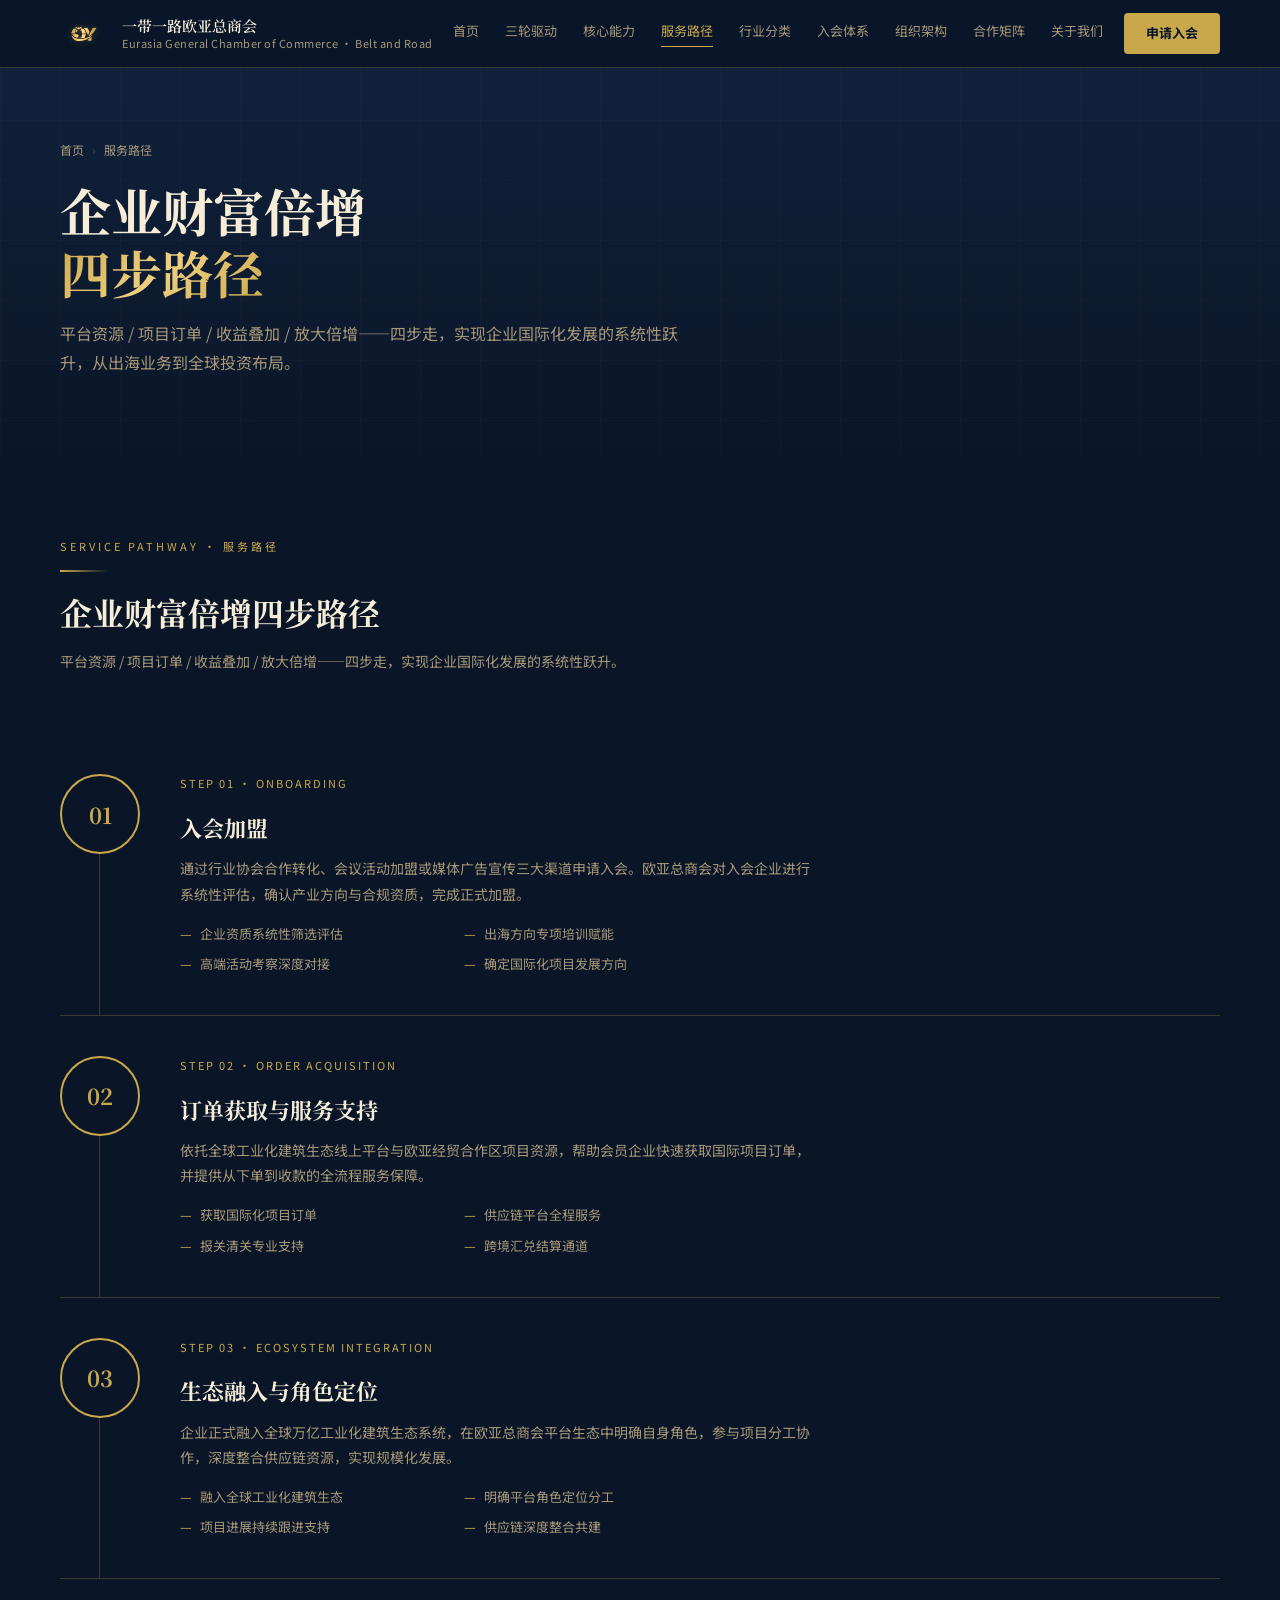
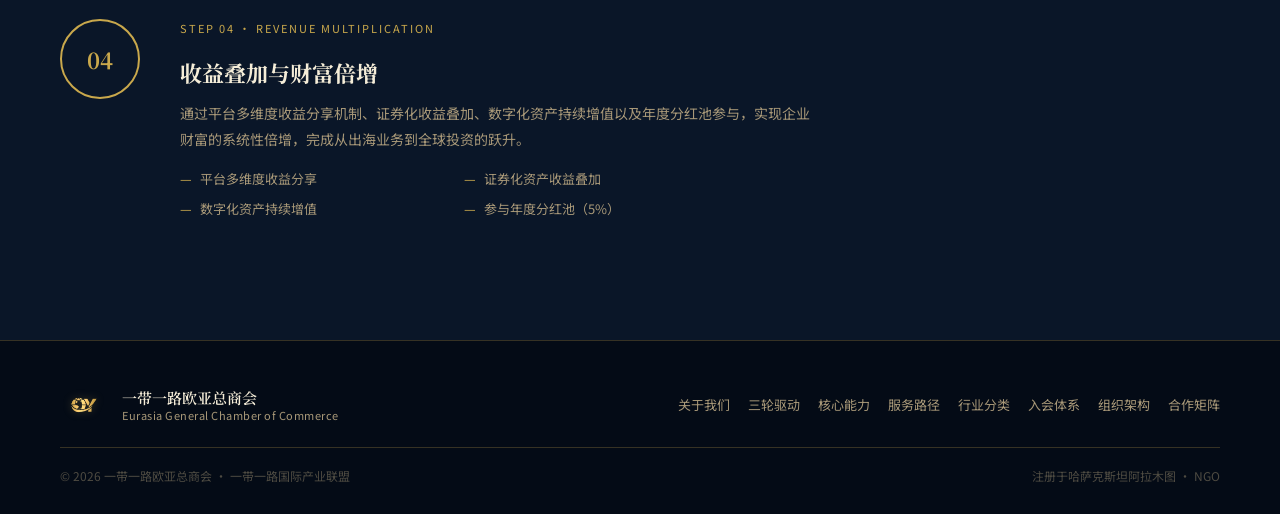
<file: service.html>
<!DOCTYPE html>
<html lang="zh-CN">
<head><meta charset="UTF-8"><meta name="viewport" content="width=device-width,initial-scale=1.0">
<title>服务路径 · 一带一路欧亚总商会</title>
<link href="https://fonts.googleapis.com/css2?family=Noto+Serif+SC:wght@400;600;700&family=Noto+Sans+SC:wght@300;400;500;700&display=swap" rel="stylesheet">
<style>
:root{--gold:#C9A84C;--gold-light:#E8D5A0;--gold-dark:#8B6914;--deep:#0A1628;--deep-mid:#12233F;--text-primary:#F5EDD8;--text-muted:#A89878;--text-body:#D4C5A0;--border:rgba(201,168,76,0.25);--border-strong:rgba(201,168,76,0.5)}
*{margin:0;padding:0;box-sizing:border-box}html{scroll-behavior:smooth}
body{font-family:'Noto Sans SC',sans-serif;background:var(--deep);color:var(--text-body);line-height:1.7;overflow-x:hidden}
nav{position:fixed;top:0;left:0;right:0;z-index:100;background:rgba(10,22,40,0.95);backdrop-filter:blur(12px);border-bottom:1px solid var(--border);display:flex;align-items:center;justify-content:space-between;padding:0 60px;height:68px}
.nav-logo{display:flex;align-items:center;gap:14px;text-decoration:none}
.nav-logo-icon{width:48px;height:48px;border-radius:6px;overflow:hidden;display:flex;align-items:center;justify-content:center;flex-shrink:0;background:transparent}.nav-logo-icon img{width:48px;height:48px;object-fit:contain;display:block;filter:brightness(1.2) drop-shadow(0 0 4px rgba(201,168,76,0.3))}
.nav-logo-text{font-family:'Noto Serif SC',serif;font-size:15px;color:var(--text-primary);font-weight:600;line-height:1.4}
.nav-logo-text span{display:block;font-size:11px;color:var(--text-muted);font-weight:400;font-family:'Noto Sans SC',sans-serif;letter-spacing:0.5px}
.nav-links{display:flex;gap:26px}
.nav-links a{text-decoration:none;color:var(--text-muted);font-size:13px;transition:color 0.2s;position:relative;padding-bottom:4px}
.nav-links a:hover,.nav-links a.active{color:var(--gold)}
.nav-links a::after{content:'';position:absolute;bottom:0;left:0;right:0;height:1px;background:var(--gold);transform:scaleX(0);transition:transform 0.2s}
.nav-links a:hover::after,.nav-links a.active::after{transform:scaleX(1)}
.nav-cta{background:var(--gold);color:var(--deep);border:none;padding:9px 22px;font-size:13px;font-weight:700;font-family:'Noto Sans SC',sans-serif;cursor:pointer;border-radius:4px;transition:background 0.2s;text-decoration:none}
.nav-cta:hover{background:var(--gold-light)}
.page-hero{padding:140px 60px 80px;background:linear-gradient(180deg,var(--deep-mid) 0%,var(--deep) 100%);position:relative;overflow:hidden}
.page-hero::before{content:'';position:absolute;inset:0;background-image:linear-gradient(rgba(201,168,76,1) 1px,transparent 1px),linear-gradient(90deg,rgba(201,168,76,1) 1px,transparent 1px);background-size:60px 60px;opacity:0.03}
.page-hero-inner{position:relative;z-index:1;max-width:1200px;margin:0 auto}
.breadcrumb{font-size:12px;color:var(--text-muted);margin-bottom:20px;display:flex;align-items:center;gap:8px}
.breadcrumb a{color:var(--text-muted);text-decoration:none;transition:color 0.2s}.breadcrumb a:hover{color:var(--gold)}
.bsep{color:rgba(168,152,120,0.4)}
.page-title{font-family:'Noto Serif SC',serif;font-size:clamp(32px,4vw,52px);font-weight:700;color:var(--text-primary);line-height:1.2;margin-bottom:16px}
.page-title em{font-style:normal;background:linear-gradient(135deg,var(--gold) 0%,#F0D080 50%,var(--gold) 100%);-webkit-background-clip:text;-webkit-text-fill-color:transparent;background-clip:text}
.page-subtitle{font-size:16px;color:var(--text-muted);max-width:640px;line-height:1.8}
section{padding:80px 60px}
.inn{max-width:1200px;margin:0 auto}
.sl{font-size:11px;letter-spacing:3px;color:var(--gold);text-transform:uppercase;margin-bottom:14px}
.st{font-family:'Noto Serif SC',serif;font-size:clamp(22px,2.5vw,32px);font-weight:700;color:var(--text-primary);line-height:1.3;margin-bottom:16px}
.sd{font-size:14px;color:var(--text-muted);max-width:600px;line-height:1.8}
.dv{width:48px;height:2px;background:linear-gradient(90deg,var(--gold),transparent);margin-bottom:20px}
.rv{opacity:0;transform:translateY(20px);transition:opacity 0.6s ease,transform 0.6s ease}.rv.in{opacity:1;transform:none}
footer{background:rgba(5,12,22,0.98);padding:40px 60px 28px;border-top:1px solid var(--border)}
.fi{max-width:1200px;margin:0 auto;display:flex;justify-content:space-between;align-items:center;flex-wrap:wrap;gap:16px}
.fl{display:flex;gap:18px;flex-wrap:wrap}
.fl a{text-decoration:none;font-size:13px;color:var(--text-muted);transition:color 0.2s}.fl a:hover{color:var(--gold)}
.fc{font-size:12px;color:rgba(168,152,120,0.45);padding-top:18px;margin:18px auto 0;border-top:1px solid var(--border);max-width:1200px;display:flex;justify-content:space-between}

.path-wrap{margin-top:60px}
.path-step-full{display:grid;grid-template-columns:80px 1fr;gap:40px;align-items:start;padding:40px 0;border-bottom:1px solid var(--border);position:relative}
.path-step-full:last-child{border-bottom:none}
.path-step-full::before{content:'';position:absolute;left:39px;top:80px;bottom:0;width:1px;background:var(--border)}
.path-step-full:last-child::before{display:none}
.step-circle{width:80px;height:80px;border-radius:50%;border:2px solid var(--gold);background:var(--deep);display:flex;align-items:center;justify-content:center;font-family:'Noto Serif SC',serif;font-size:22px;font-weight:700;color:var(--gold);flex-shrink:0;position:relative;z-index:1}
.step-body h3{font-family:'Noto Serif SC',serif;font-size:22px;color:var(--text-primary);font-weight:700;margin-bottom:10px}
.step-en{font-size:11px;letter-spacing:2px;color:var(--gold);text-transform:uppercase;margin-bottom:16px}
.step-body p{font-size:14px;color:var(--text-muted);line-height:1.8;max-width:640px;margin-bottom:16px}
.sub-list{list-style:none;display:grid;grid-template-columns:1fr 1fr;gap:8px;max-width:560px}
.sub-list li{font-size:13px;color:var(--text-muted);display:flex;gap:8px;align-items:flex-start}
.sub-list li::before{content:'—';color:var(--gold);flex-shrink:0}
</style><link rel="stylesheet" href="mobile.css">
</head><body>
<nav><a class="nav-logo" href="index.html"><div class="nav-logo-icon"><img src="logo.png" alt="欧亚总商会"></div><div class="nav-logo-text">一带一路欧亚总商会<span>Eurasia General Chamber of Commerce · Belt and Road</span></div></a><div class="nav-links">
    <a href="index.html" >首页</a>
    <a href="pillars.html" >三轮驱动</a>
    <a href="highlights.html" >核心能力</a>
    <a href="service.html" class=active>服务路径</a>
    <a href="industry.html" >行业分类</a>
    <a href="membership.html" >入会体系</a>
    <a href="org.html" >组织架构</a>
    <a href="partners.html" >合作矩阵</a>
    <a href="about.html" >关于我们</a>
  </div><a href="membership.html" class="nav-cta">申请入会</a><button class="hamburger" id="hamburger" aria-label="菜单">
    <span></span><span></span><span></span>
  </button>
  <div class="nav-mobile-menu" id="mobileMenu">
    <a href="index.html">首页</a>
    <a href="pillars.html">三轮驱动</a>
    <a href="highlights.html">核心能力</a>
    <a href="service.html">服务路径</a>
    <a href="industry.html">行业分类</a>
    <a href="membership.html">入会体系</a>
    <a href="org.html">组织架构</a>
    <a href="partners.html">合作矩阵</a>
    <a href="about.html">关于我们</a>
    <a href="apply.html" class="nav-mobile-cta">申请入会</a>
  </div>
</nav>
<div class="page-hero"><div class="page-hero-inner">
<div class="breadcrumb"><a href="index.html">首页</a><span class="bsep">›</span><span>服务路径</span></div>
<h1 class="page-title">企业财富倍增<br><em>四步路径</em></h1>
<p class="page-subtitle">平台资源 / 项目订单 / 收益叠加 / 放大倍增——四步走，实现企业国际化发展的系统性跃升，从出海业务到全球投资布局。</p>
</div></div>

<section style="background:var(--deep)">
<div class="inn">
<div class="rv">
<div class="sl">SERVICE PATHWAY · 服务路径</div>
<div class="dv"></div>
<h2 class="st">企业财富倍增四步路径</h2>
<p class="sd">平台资源 / 项目订单 / 收益叠加 / 放大倍增——四步走，实现企业国际化发展的系统性跃升。</p>
</div>
<div class="path-wrap">
<div class="path-step-full rv">
<div class="step-circle">01</div>
<div class="step-body">
<div class="step-en">Step 01 · Onboarding</div>
<h3>入会加盟</h3>
<p>通过行业协会合作转化、会议活动加盟或媒体广告宣传三大渠道申请入会。欧亚总商会对入会企业进行系统性评估，确认产业方向与合规资质，完成正式加盟。</p>
<ul class="sub-list">
<li>企业资质系统性筛选评估</li><li>出海方向专项培训赋能</li>
<li>高端活动考察深度对接</li><li>确定国际化项目发展方向</li>
</ul>
</div>
</div>
<div class="path-step-full rv">
<div class="step-circle">02</div>
<div class="step-body">
<div class="step-en">Step 02 · Order Acquisition</div>
<h3>订单获取与服务支持</h3>
<p>依托全球工业化建筑生态线上平台与欧亚经贸合作区项目资源，帮助会员企业快速获取国际项目订单，并提供从下单到收款的全流程服务保障。</p>
<ul class="sub-list">
<li>获取国际化项目订单</li><li>供应链平台全程服务</li>
<li>报关清关专业支持</li><li>跨境汇兑结算通道</li>
</ul>
</div>
</div>
<div class="path-step-full rv">
<div class="step-circle">03</div>
<div class="step-body">
<div class="step-en">Step 03 · Ecosystem Integration</div>
<h3>生态融入与角色定位</h3>
<p>企业正式融入全球万亿工业化建筑生态系统，在欧亚总商会平台生态中明确自身角色，参与项目分工协作，深度整合供应链资源，实现规模化发展。</p>
<ul class="sub-list">
<li>融入全球工业化建筑生态</li><li>明确平台角色定位分工</li>
<li>项目进展持续跟进支持</li><li>供应链深度整合共建</li>
</ul>
</div>
</div>
<div class="path-step-full rv">
<div class="step-circle">04</div>
<div class="step-body">
<div class="step-en">Step 04 · Revenue Multiplication</div>
<h3>收益叠加与财富倍增</h3>
<p>通过平台多维度收益分享机制、证券化收益叠加、数字化资产持续增值以及年度分红池参与，实现企业财富的系统性倍增，完成从出海业务到全球投资的跃升。</p>
<ul class="sub-list">
<li>平台多维度收益分享</li><li>证券化资产收益叠加</li>
<li>数字化资产持续增值</li><li>参与年度分红池（5%）</li>
</ul>
</div>
</div>
</div>
</div>
</section>

<footer><div class="fi"><a href="index.html" class="nav-logo" style="text-decoration:none"><div class="nav-logo-icon"><img src="logo.png" alt="欧亚总商会"></div><div class="nav-logo-text">一带一路欧亚总商会<span>Eurasia General Chamber of Commerce</span></div></a><div class="fl"><a href="about.html">关于我们</a><a href="pillars.html">三轮驱动</a><a href="highlights.html">核心能力</a><a href="service.html">服务路径</a><a href="industry.html">行业分类</a><a href="membership.html">入会体系</a><a href="org.html">组织架构</a><a href="partners.html">合作矩阵</a></div></div><div class="fc"><span>© 2026 一带一路欧亚总商会 · 一带一路国际产业联盟</span><span>注册于哈萨克斯坦阿拉木图 · NGO</span></div></footer><script>const io=new IntersectionObserver(e=>e.forEach((e,i)=>{if(e.isIntersecting){setTimeout(()=>e.target.classList.add("in"),i*60);io.unobserve(e.target)}}),{threshold:0.07});document.querySelectorAll(".rv").forEach(el=>io.observe(el));</script>
<script>
(function(){
  var btn = document.getElementById("hamburger");
  var menu = document.getElementById("mobileMenu");
  if(!btn||!menu) return;
  btn.addEventListener("click", function(){
    btn.classList.toggle("open");
    menu.classList.toggle("open");
  });
  // close on link click
  menu.querySelectorAll("a").forEach(function(a){
    a.addEventListener("click", function(){
      btn.classList.remove("open");
      menu.classList.remove("open");
    });
  });
})();
</script>
</body></html>
</file>
<file: mobile.css>
/* ── MOBILE RESPONSIVE · 全站移动端适配 ── */

/* Hamburger button */
.hamburger {
  display: none;
  flex-direction: column;
  gap: 5px;
  cursor: pointer;
  padding: 6px;
  background: none;
  border: none;
  z-index: 200;
}
.hamburger span {
  display: block;
  width: 22px;
  height: 2px;
  background: var(--text-muted, #A89878);
  border-radius: 2px;
  transition: all 0.25s ease;
}
.hamburger.open span:nth-child(1) { transform: rotate(45deg) translate(5px, 5px); background: var(--gold, #C9A84C); }
.hamburger.open span:nth-child(2) { opacity: 0; }
.hamburger.open span:nth-child(3) { transform: rotate(-45deg) translate(5px, -5px); background: var(--gold, #C9A84C); }

/* Mobile nav overlay */
.nav-mobile-menu {
  display: none;
  position: fixed;
  top: 68px;
  left: 0;
  right: 0;
  background: rgba(10, 22, 40, 0.98);
  backdrop-filter: blur(16px);
  border-bottom: 1px solid rgba(201,168,76,0.2);
  padding: 20px 24px 28px;
  flex-direction: column;
  gap: 0;
  z-index: 99;
  box-shadow: 0 12px 40px rgba(0,0,0,0.4);
}
.nav-mobile-menu.open { display: flex; }
.nav-mobile-menu a {
  text-decoration: none;
  color: rgba(168,152,120,0.8);
  font-size: 15px;
  font-family: 'Noto Sans SC', sans-serif;
  padding: 13px 0;
  border-bottom: 1px solid rgba(201,168,76,0.08);
  transition: color 0.2s;
}
.nav-mobile-menu a:last-child { border-bottom: none; }
.nav-mobile-menu a:hover, .nav-mobile-menu a.active { color: #C9A84C; }
.nav-mobile-cta {
  display: block;
  margin-top: 16px;
  text-align: center;
  background: #C9A84C;
  color: #0A1628 !important;
  font-weight: 700 !important;
  padding: 12px !important;
  border-radius: 4px;
  border-bottom: none !important;
}

@media (max-width: 900px) {
  /* ── NAV ── */
  nav { padding: 0 20px !important; }
  .nav-links { display: none !important; }
  .nav-cta { display: none !important; }
  .hamburger { display: flex !important; }

  /* ── HERO (index) ── */
  .hero { padding: 100px 24px 60px !important; min-height: auto !important; }
  .hero-content { max-width: 100%; }
  .hero-title { font-size: clamp(28px, 7vw, 42px) !important; }
  .hero-sub { font-size: 14px !important; }
  .hero-stats { gap: 20px !important; flex-wrap: wrap; }
  .hero-visual { display: none !important; }
  .hero-actions { gap: 10px !important; }
  .hero-actions a, .hero-actions button { width: 100%; text-align: center !important; justify-content: center; }

  /* ── PAGE HERO (subpages) ── */
  .page-hero { padding: 100px 24px 50px !important; }
  .page-title { font-size: clamp(26px, 7vw, 40px) !important; }
  .page-subtitle { font-size: 14px !important; }

  /* ── SECTIONS ── */
  section { padding: 50px 24px !important; }
  .inner, .inn { max-width: 100%; padding: 0 !important; }

  /* ── TWO COLUMN ── */
  .two-col { grid-template-columns: 1fr !important; gap: 40px !important; }

  /* ── PILLARS ── */
  .pillars-grid { grid-template-columns: 1fr !important; }
  .pillar { padding: 32px 24px !important; }

  /* ── HIGHLIGHTS ── */
  .hl-grid { grid-template-columns: 1fr !important; gap: 14px !important; }

  /* ── SERVICE PATH ── */
  .path-steps { grid-template-columns: repeat(2,1fr) !important; }
  .path-steps::before { display: none !important; }
  .ps { padding: 0 8px !important; }

  /* ── INDUSTRY ── */
  .industry-top { grid-template-columns: 1fr !important; gap: 32px !important; }
  .industry-grid { grid-template-columns: repeat(2,1fr) !important; gap: 10px !important; }

  /* ── MEMBERSHIP CARDS ── */
  .mem-grid { grid-template-columns: 1fr !important; gap: 16px !important; }
  .rights-grid, .rg { grid-template-columns: 1fr !important; gap: 16px !important; }
  .honor-grid { grid-template-columns: 1fr !important; }
  .recruit-grid { grid-template-columns: 1fr !important; gap: 14px !important; }
  .rights-box { padding: 24px !important; }

  /* ── ORG CHART ── */
  .org-mid { grid-template-columns: 1fr !important; gap: 10px !important; }
  .org-sub { grid-template-columns: repeat(2,1fr) !important; }
  .org-connector { display: none !important; }

  /* ── PARTNERS / MATRIX ── */
  .partners-grid, .matrix-grid { grid-template-columns: repeat(2,1fr) !important; }

  /* ── APPLY PAGE ── */
  .apply-center { flex-direction: column !important; align-items: center !important; gap: 32px !important; }
  .qr-card { max-width: 100% !important; width: 100% !important; padding: 32px 24px !important; }
  .steps-card { max-width: 100% !important; width: 100% !important; }
  .logo-block { min-width: unset !important; }
  .logo-block-img { width: 140px !important; height: 140px !important; }

  /* ── FOOTER ── */
  footer { padding: 32px 24px 20px !important; }
  .fi { flex-direction: column !important; align-items: flex-start !important; gap: 20px !important; }
  .fl { flex-wrap: wrap; gap: 12px !important; }
  .fc { flex-direction: column !important; gap: 6px !important; text-align: center; }

  /* ── SIDEBAR (apply page) ── */
  .sidebar { position: static !important; }

  /* ── MAIN CONTENT GRID ── */
  div[style*="grid-template-columns:1fr 400px"],
  div[style*="grid-template-columns:1fr 380px"],
  div[style*="grid-template-columns:1fr 360px"] {
    grid-template-columns: 1fr !important;
  }
  div[style*="grid-template-columns:repeat(3"] {
    grid-template-columns: 1fr !important;
  }
  div[style*="grid-template-columns:repeat(2"] {
    grid-template-columns: 1fr !important;
  }
  div[style*="padding:80px 60px"],
  div[style*="padding: 80px 60px"] {
    padding: 50px 24px !important;
  }
  div[style*="padding:140px 60px"] {
    padding: 100px 24px 50px !important;
  }
}

@media (max-width: 480px) {
  .page-title, .hero-title { font-size: clamp(24px, 8vw, 34px) !important; }
  .industry-grid { grid-template-columns: 1fr !important; }
  .org-sub { grid-template-columns: 1fr !important; }
  .path-steps { grid-template-columns: 1fr !important; }
  .qr-frame { width: 180px !important; height: 180px !important; }
  .mem-card { padding: 24px 18px !important; }
  .hero-stats > div { min-width: 80px; }
}
</file>
